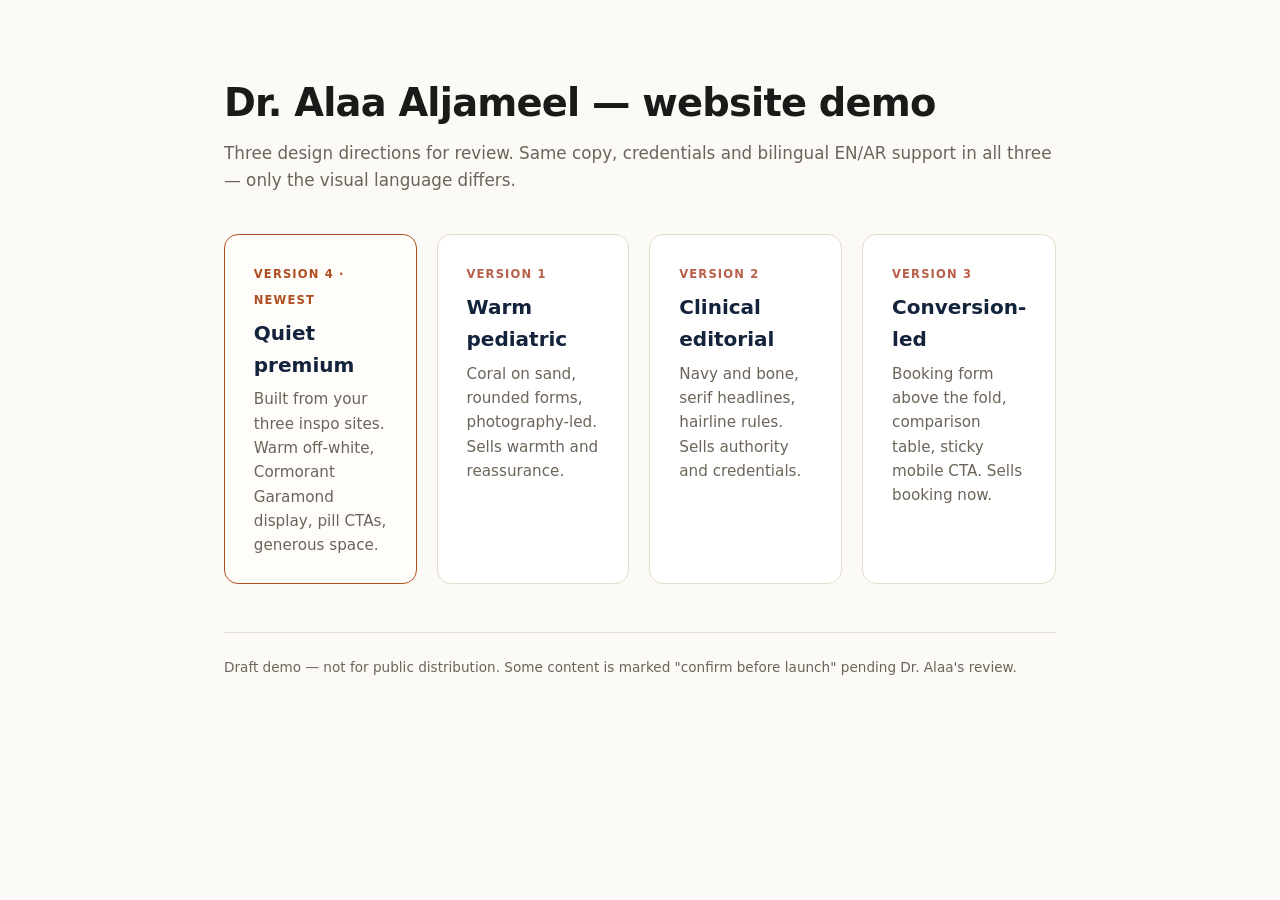
<file: index.html>
<!DOCTYPE html>
<html lang="en" dir="ltr">
<head>
<meta charset="utf-8">
<meta name="viewport" content="width=device-width, initial-scale=1">
<meta name="robots" content="noindex, nofollow">
<title>Dr. Alaa Aljameel — Website Demo (3 versions)</title>
<style>
  :root{
    --navy:#13233B; --ink:#1B1A18; --muted:#6C6459; --line:#E4DCCC; --paper:#FCFAF6;
    font-family: system-ui, -apple-system, "Segoe UI", Roboto, Arial, sans-serif;
  }
  *{box-sizing:border-box;}
  body{margin:0;background:var(--paper);color:var(--ink);line-height:1.6;}
  .wrap{max-width:880px;margin-inline:auto;padding:clamp(2rem,6vw,4.5rem) 1.5rem;}
  h1{font-size:clamp(1.7rem,4vw,2.4rem);margin:0 0 .4rem;letter-spacing:-.02em;}
  .sub{color:var(--muted);margin:0 0 2.5rem;font-size:1.05rem;}
  .cards{display:grid;gap:1.25rem;grid-template-columns:1fr;}
  .card{
    display:block;border:1px solid var(--line);border-radius:14px;padding:1.6rem 1.8rem;
    text-decoration:none;color:inherit;background:#fff;transition:border-color .15s ease, transform .15s ease;
  }
  .card:hover{border-color:var(--navy);transform:translateY(-2px);}
  .card .tag{font-size:.72rem;font-weight:700;text-transform:uppercase;letter-spacing:.1em;color:#B85F49;}
  .card h2{margin:.35rem 0 .4rem;font-size:1.25rem;color:var(--navy);}
  .card p{margin:0;color:var(--muted);font-size:.95rem;}
  footer{margin-top:3rem;padding-top:1.5rem;border-top:1px solid var(--line);color:var(--muted);font-size:.85rem;}
  .card-new{border-color:#B04E20;background:#FFFDFA;}
  .card-new .tag{color:#B04E20;}
  @media (min-width:700px){ .cards{grid-template-columns:1fr 1fr;} }
  @media (min-width:1000px){ .cards{grid-template-columns:repeat(4,1fr);} }
</style>
</head>
<body>
  <div class="wrap">
    <h1>Dr. Alaa Aljameel — website demo</h1>
    <p class="sub">Three design directions for review. Same copy, credentials and bilingual EN/AR support in all three — only the visual language differs.</p>
    <div class="cards">
      <a class="card card-new" href="v4/">
        <span class="tag">Version 4 · newest</span>
        <h2>Quiet premium</h2>
        <p>Built from your three inspo sites. Warm off-white, Cormorant Garamond display, pill CTAs, generous space.</p>
      </a>
      <a class="card" href="v1/">
        <span class="tag">Version 1</span>
        <h2>Warm pediatric</h2>
        <p>Coral on sand, rounded forms, photography-led. Sells warmth and reassurance.</p>
      </a>
      <a class="card" href="v2/">
        <span class="tag">Version 2</span>
        <h2>Clinical editorial</h2>
        <p>Navy and bone, serif headlines, hairline rules. Sells authority and credentials.</p>
      </a>
      <a class="card" href="v3/">
        <span class="tag">Version 3</span>
        <h2>Conversion-led</h2>
        <p>Booking form above the fold, comparison table, sticky mobile CTA. Sells booking now.</p>
      </a>
    </div>
    <footer>Draft demo — not for public distribution. Some content is marked "confirm before launch" pending Dr. Alaa's review.</footer>
  </div>
</body>
</html>
</file>
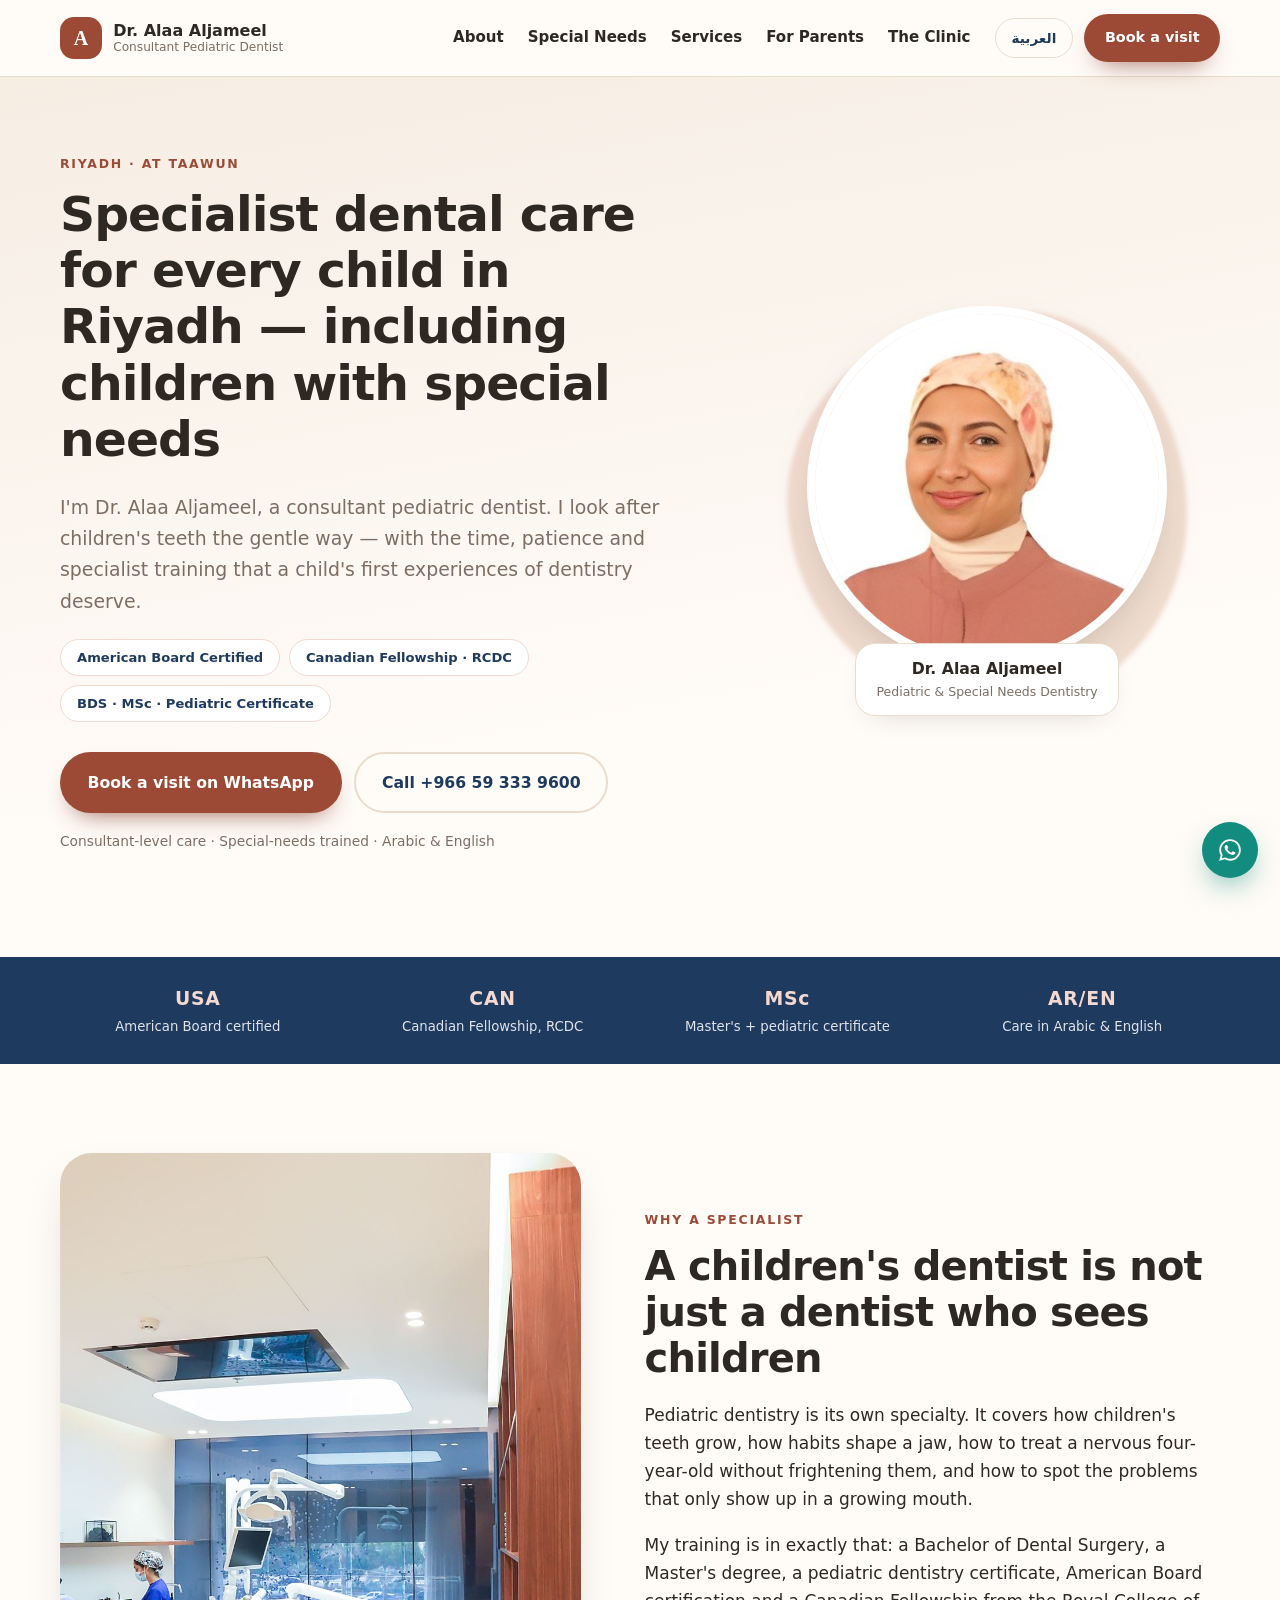
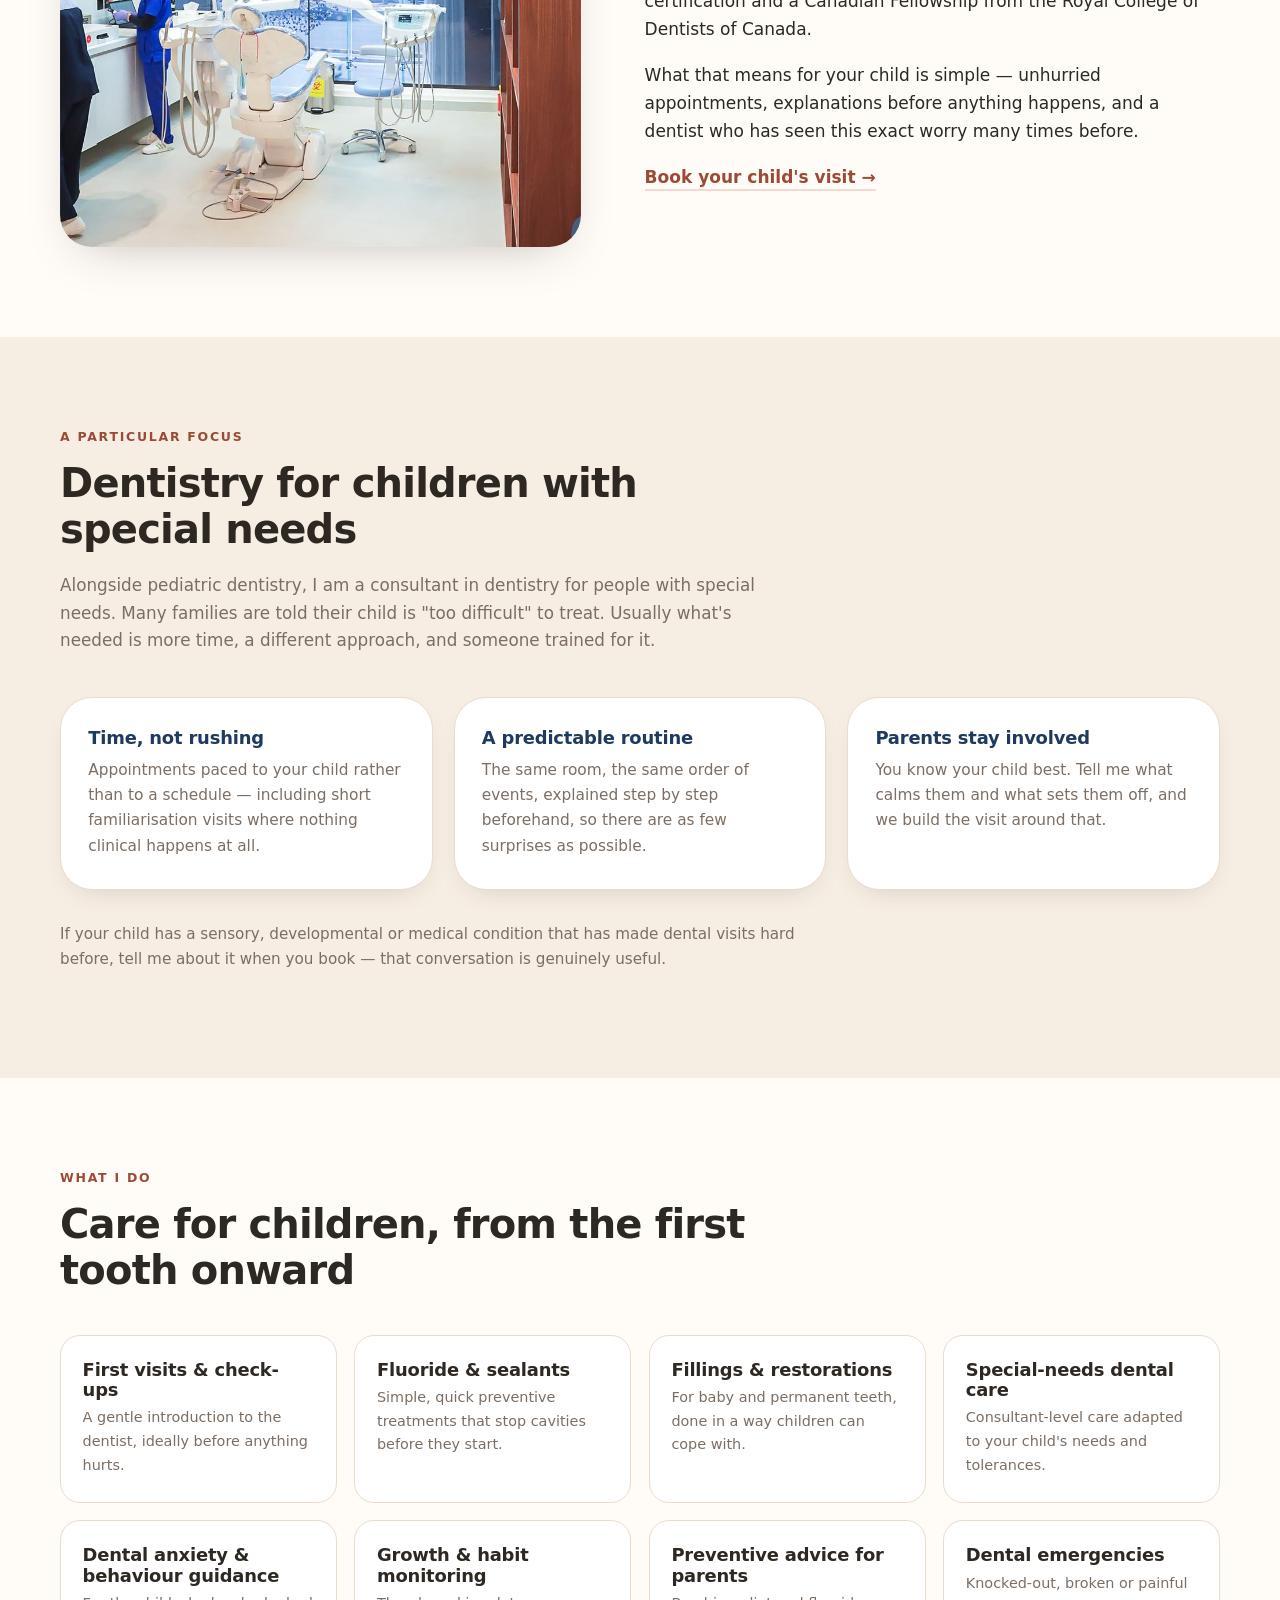
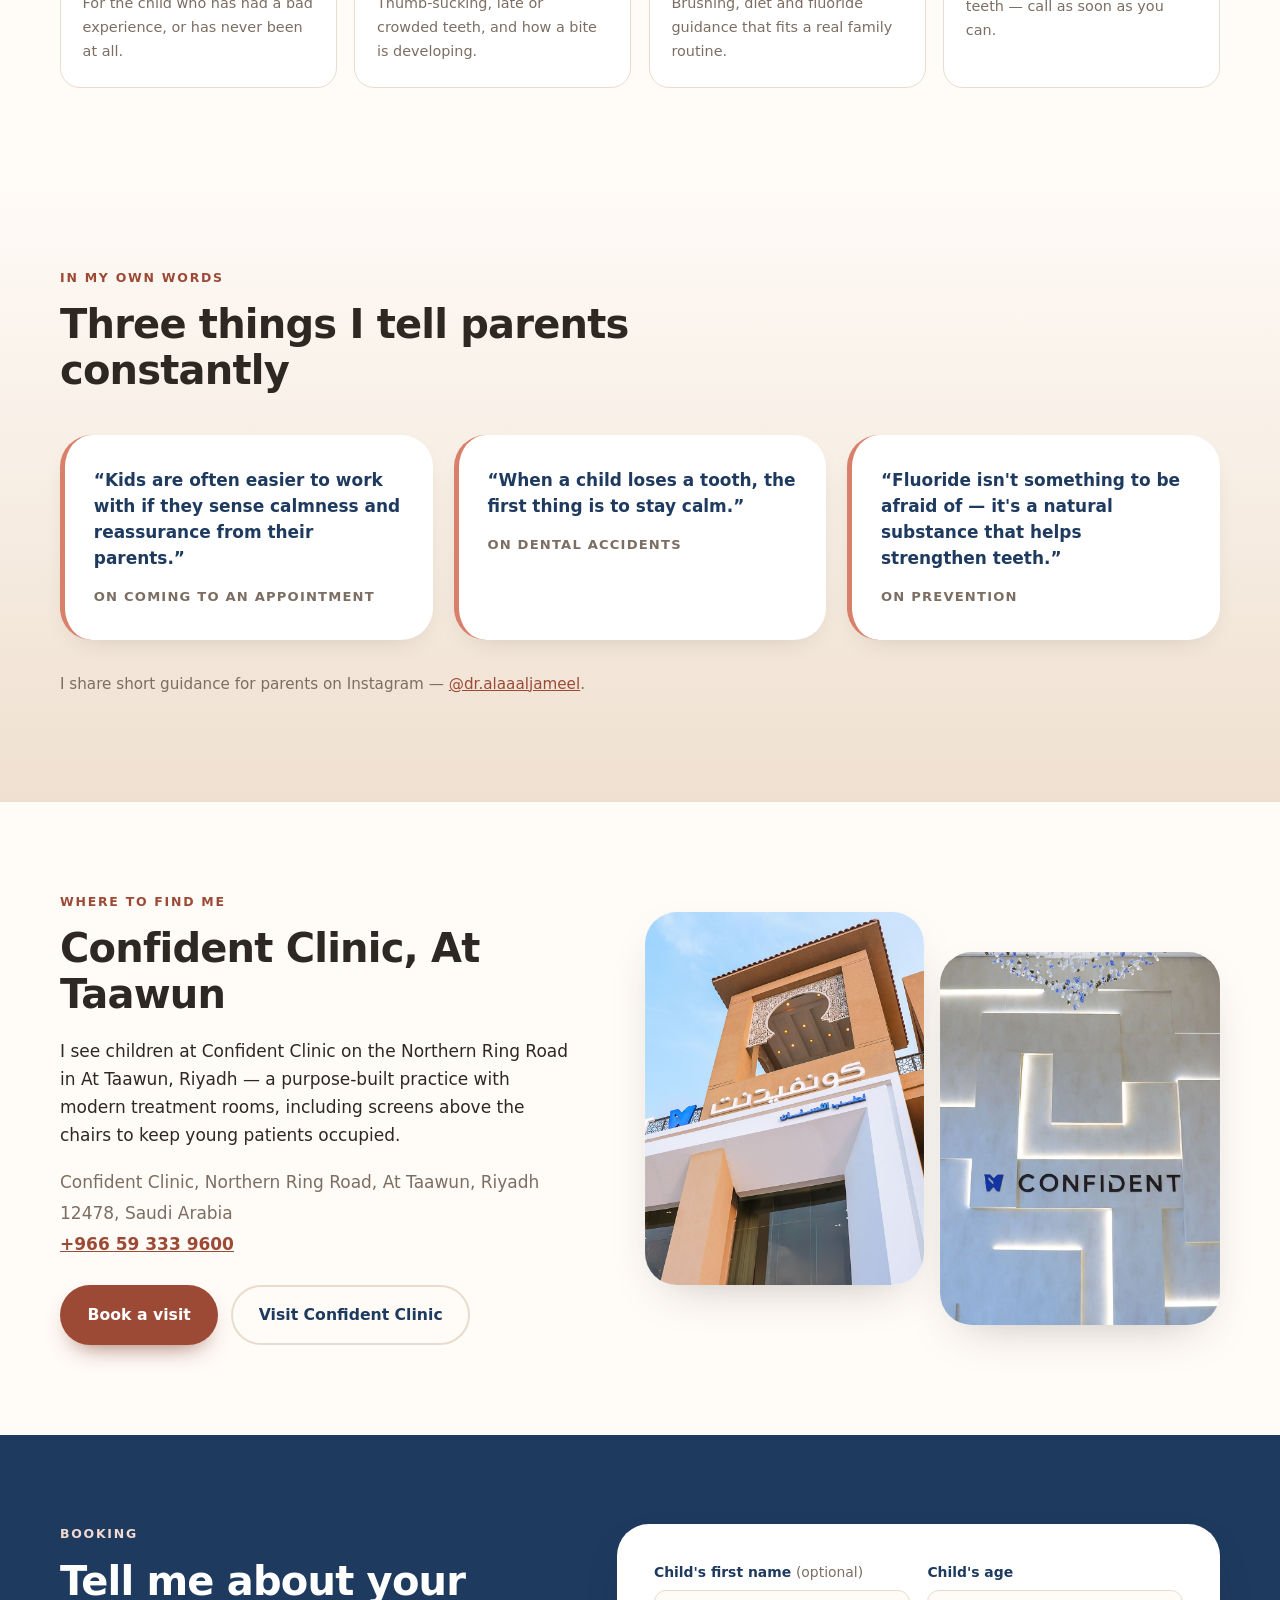
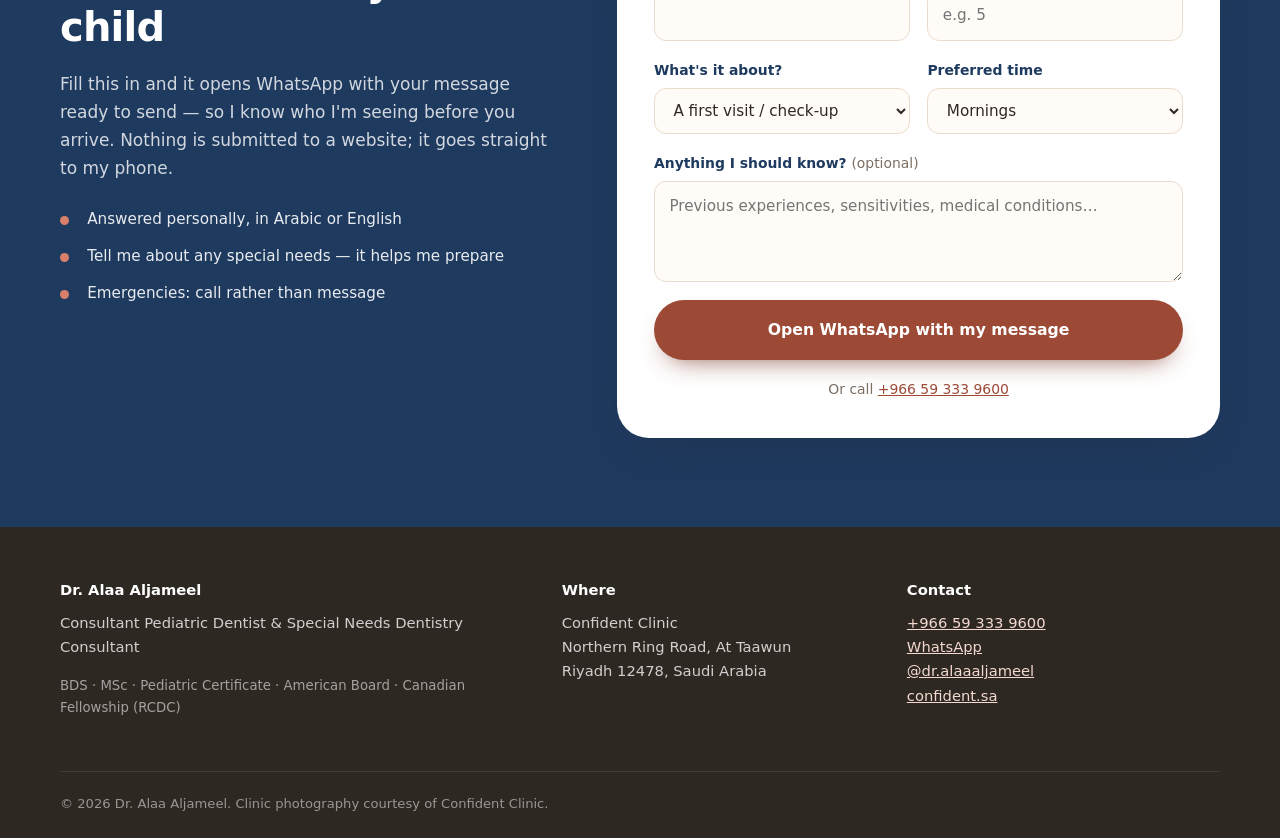
<file: v1/index.html>
<!DOCTYPE html>
<html lang="en" dir="ltr">
<head>
<meta charset="utf-8">
<meta name="viewport" content="width=device-width, initial-scale=1">
<title>Pediatric Dentist in Riyadh | Dr. Alaa Aljameel — Children &amp; Special Needs Dentistry</title>
<meta name="description" content="Dr. Alaa Aljameel is a consultant pediatric dentist in Riyadh, American Board certified with a Canadian Fellowship (RCDC), specialising in dental care for children and children with special needs at Confident Clinic, At Taawun.">
<meta property="og:type" content="website">
<meta property="og:title" content="Pediatric Dentist in Riyadh | Dr. Alaa Aljameel">
<meta property="og:description" content="Consultant pediatric dentist in Riyadh. American Board certified, Canadian Fellowship (RCDC). Specialist care for children and children with special needs.">
<meta property="og:image" content="assets/dr-alaa-portrait.jpg">
<meta property="og:locale" content="en_US">
<meta property="og:locale:alternate" content="ar_SA">
<meta name="robots" content="noindex, nofollow">
<meta name="theme-color" content="#D98570">
<link rel="icon" href="data:image/svg+xml,<svg xmlns='http://www.w3.org/2000/svg' viewBox='0 0 64 64'><rect width='64' height='64' rx='18' fill='%23D98570'/><text x='32' y='45' font-size='34' text-anchor='middle' fill='%23fff' font-family='Georgia,serif'>A</text></svg>">
<link rel="preload" as="image" href="assets/dr-alaa-portrait.jpg">
<link rel="stylesheet" href="css/styles.css">
</head>
<body>
<a class="skip" href="#main" data-k="skip">Skip to content</a>

<header class="site-head">
  <div class="wrap head-inner">
    <a class="brand" href="#top">
      <span class="brand-mark" aria-hidden="true">A</span>
      <span class="brand-text">
        <strong data-k="brand-name">Dr. Alaa Aljameel</strong>
        <small data-k="brand-role">Consultant Pediatric Dentist</small>
      </span>
    </a>

    <nav class="nav" id="primaryNav" aria-label="Main">
      <a href="#about" data-k="nav-about">About</a>
      <a href="#special" data-k="nav-special">Special Needs</a>
      <a href="#services" data-k="nav-services">Services</a>
      <a href="#guidance" data-k="nav-guidance">For Parents</a>
      <a href="#clinic" data-k="nav-clinic">The Clinic</a>
    </nav>

    <div class="head-actions">
      <button type="button" class="lang-btn" id="langToggle" aria-label="Switch language to Arabic">العربية</button>
      <a class="btn btn-solid btn-sm" href="#book" data-k="nav-book">Book a visit</a>
      <button type="button" class="menu-btn" id="menuToggle" aria-expanded="false" aria-controls="primaryNav" aria-label="Menu">
        <span aria-hidden="true"></span><span aria-hidden="true"></span><span aria-hidden="true"></span>
      </button>
    </div>
  </div>
</header>

<main id="main">

  <section class="hero" id="top">
    <div class="wrap hero-grid">
      <div class="hero-copy">
        <p class="eyebrow" data-k="hero-eyebrow">Riyadh · At Taawun</p>
        <h1 data-k="hero-h1">Specialist dental care for every child in Riyadh — including children with special needs</h1>
        <p class="lede" data-k="hero-lede">I'm Dr. Alaa Aljameel, a consultant pediatric dentist. I look after children's teeth the gentle way — with the time, patience and specialist training that a child's first experiences of dentistry deserve.</p>

        <ul class="cred-pills" aria-label="Qualifications">
          <li data-k="pill-1">American Board Certified</li>
          <li data-k="pill-2">Canadian Fellowship · RCDC</li>
          <li data-k="pill-3">BDS · MSc · Pediatric Certificate</li>
        </ul>

        <div class="hero-cta">
          <a class="btn btn-solid" href="#book" data-k="cta-book">Book a visit on WhatsApp</a>
          <a class="btn btn-ghost" href="tel:+966593339600" data-k="cta-call">Call +966 59 333 9600</a>
        </div>
        <p class="micro-trust" data-k="hero-trust">Consultant-level care · Special-needs trained · Arabic &amp; English</p>
      </div>

      <div class="hero-portrait">
        <div class="portrait-blob" aria-hidden="true"></div>
        <img src="assets/dr-alaa-portrait.jpg" width="400" height="400"
             alt="Dr. Alaa Aljameel, consultant pediatric dentist in Riyadh" class="portrait-img">
        <div class="portrait-badge">
          <strong data-k="badge-strong">Dr. Alaa Aljameel</strong>
          <span data-k="badge-span">Pediatric &amp; Special Needs Dentistry</span>
        </div>
      </div>
    </div>
  </section>

  <section class="trust-strip" aria-label="Credentials">
    <div class="wrap trust-grid">
      <div class="trust-item"><span class="t-num" data-k="t1-num">USA</span><span class="t-lbl" data-k="t1-lbl">American Board certified</span></div>
      <div class="trust-item"><span class="t-num" data-k="t2-num">CAN</span><span class="t-lbl" data-k="t2-lbl">Canadian Fellowship, RCDC</span></div>
      <div class="trust-item"><span class="t-num" data-k="t3-num">MSc</span><span class="t-lbl" data-k="t3-lbl">Master's + pediatric certificate</span></div>
      <div class="trust-item"><span class="t-num" data-k="t4-num">AR/EN</span><span class="t-lbl" data-k="t4-lbl">Care in Arabic &amp; English</span></div>
    </div>
  </section>

  <section class="section" id="about">
    <div class="wrap two-col">
      <div class="col-media">
        <img src="assets/clinic-interior.jpg" width="900" height="1600" loading="lazy"
             alt="Treatment room at Confident Clinic, with a screen mounted above the dental chair" class="framed">
      </div>
      <div class="col-copy">
        <p class="eyebrow" data-k="about-eyebrow">Why a specialist</p>
        <h2 data-k="about-h2">A children's dentist is not just a dentist who sees children</h2>
        <p data-k="about-p1">Pediatric dentistry is its own specialty. It covers how children's teeth grow, how habits shape a jaw, how to treat a nervous four-year-old without frightening them, and how to spot the problems that only show up in a growing mouth.</p>
        <p data-k="about-p2">My training is in exactly that: a Bachelor of Dental Surgery, a Master's degree, a pediatric dentistry certificate, American Board certification and a Canadian Fellowship from the Royal College of Dentists of Canada.</p>
        <p data-k="about-p3">What that means for your child is simple — unhurried appointments, explanations before anything happens, and a dentist who has seen this exact worry many times before.</p>
        <a class="link-arrow" href="#book" data-k="about-link">Book your child's visit</a>
      </div>
    </div>
  </section>

  <!-- CONFIRM BEFORE LAUNCH: the three cards below describe a standard specialist approach
       (familiarisation visits, predictable routine, parental involvement). Have Dr. Alaa
       review the wording so it matches how she actually runs an appointment. -->
  <section class="section section-tint" id="special">
    <div class="wrap">
      <div class="section-head">
        <p class="eyebrow" data-k="sp-eyebrow">A particular focus</p>
        <h2 data-k="sp-h2">Dentistry for children with special needs</h2>
        <p class="section-lede" data-k="sp-lede">Alongside pediatric dentistry, I am a consultant in dentistry for people with special needs. Many families are told their child is "too difficult" to treat. Usually what's needed is more time, a different approach, and someone trained for it.</p>
      </div>
      <div class="card-row">
        <article class="card">
          <h3 data-k="sp-c1-h">Time, not rushing</h3>
          <p data-k="sp-c1-p">Appointments paced to your child rather than to a schedule — including short familiarisation visits where nothing clinical happens at all.</p>
        </article>
        <article class="card">
          <h3 data-k="sp-c2-h">A predictable routine</h3>
          <p data-k="sp-c2-p">The same room, the same order of events, explained step by step beforehand, so there are as few surprises as possible.</p>
        </article>
        <article class="card">
          <h3 data-k="sp-c3-h">Parents stay involved</h3>
          <p data-k="sp-c3-p">You know your child best. Tell me what calms them and what sets them off, and we build the visit around that.</p>
        </article>
      </div>
      <p class="note" data-k="sp-note">If your child has a sensory, developmental or medical condition that has made dental visits hard before, tell me about it when you book — that conversation is genuinely useful.</p>
    </div>
  </section>

  <!-- CONFIRM BEFORE LAUNCH: service list reflects a standard consultant pediatric scope.
       Confirm with Dr. Alaa exactly which of these she offers at Confident Clinic, and add any others. -->
  <section class="section" id="services">
    <div class="wrap">
      <div class="section-head">
        <p class="eyebrow" data-k="sv-eyebrow">What I do</p>
        <h2 data-k="sv-h2">Care for children, from the first tooth onward</h2>
      </div>
      <ul class="svc-grid">
        <li class="svc"><h3 data-k="sv-1-h">First visits &amp; check-ups</h3><p data-k="sv-1-p">A gentle introduction to the dentist, ideally before anything hurts.</p></li>
        <li class="svc"><h3 data-k="sv-2-h">Fluoride &amp; sealants</h3><p data-k="sv-2-p">Simple, quick preventive treatments that stop cavities before they start.</p></li>
        <li class="svc"><h3 data-k="sv-3-h">Fillings &amp; restorations</h3><p data-k="sv-3-p">For baby and permanent teeth, done in a way children can cope with.</p></li>
        <li class="svc"><h3 data-k="sv-4-h">Special-needs dental care</h3><p data-k="sv-4-p">Consultant-level care adapted to your child's needs and tolerances.</p></li>
        <li class="svc"><h3 data-k="sv-5-h">Dental anxiety &amp; behaviour guidance</h3><p data-k="sv-5-p">For the child who has had a bad experience, or has never been at all.</p></li>
        <li class="svc"><h3 data-k="sv-6-h">Growth &amp; habit monitoring</h3><p data-k="sv-6-p">Thumb-sucking, late or crowded teeth, and how a bite is developing.</p></li>
        <li class="svc"><h3 data-k="sv-7-h">Preventive advice for parents</h3><p data-k="sv-7-p">Brushing, diet and fluoride guidance that fits a real family routine.</p></li>
        <li class="svc"><h3 data-k="sv-8-h">Dental emergencies</h3><p data-k="sv-8-p">Knocked-out, broken or painful teeth — call as soon as you can.</p></li>
      </ul>
      <!-- CONFIRM BEFORE LAUNCH: no pricing published. Confirm whether to show fees or a "from" range. -->
    </div>
  </section>

  <section class="section section-warm" id="guidance">
    <div class="wrap">
      <div class="section-head">
        <p class="eyebrow" data-k="g-eyebrow">In my own words</p>
        <h2 data-k="g-h2">Three things I tell parents constantly</h2>
      </div>
      <div class="quote-row">
        <blockquote class="quote">
          <p data-k="q1">“Kids are often easier to work with if they sense calmness and reassurance from their parents.”</p>
          <footer data-k="q1-f">On coming to an appointment</footer>
        </blockquote>
        <blockquote class="quote">
          <p data-k="q2">“When a child loses a tooth, the first thing is to stay calm.”</p>
          <footer data-k="q2-f">On dental accidents</footer>
        </blockquote>
        <blockquote class="quote">
          <p data-k="q3">“Fluoride isn't something to be afraid of — it's a natural substance that helps strengthen teeth.”</p>
          <footer data-k="q3-f">On prevention</footer>
        </blockquote>
      </div>
      <p class="note" data-k="g-note">I share short guidance for parents on Instagram —
        <a href="https://www.instagram.com/dr.alaaaljameel/" target="_blank" rel="noopener noreferrer">@dr.alaaaljameel</a>.
      </p>
    </div>
  </section>

  <section class="section" id="clinic">
    <div class="wrap two-col two-col-rev">
      <div class="col-copy">
        <p class="eyebrow" data-k="cl-eyebrow">Where to find me</p>
        <h2 data-k="cl-h2">Confident Clinic, At Taawun</h2>
        <p data-k="cl-p1">I see children at Confident Clinic on the Northern Ring Road in At Taawun, Riyadh — a purpose-built practice with modern treatment rooms, including screens above the chairs to keep young patients occupied.</p>
        <address class="addr">
          <span data-k="cl-addr">Confident Clinic, Northern Ring Road, At Taawun, Riyadh 12478, Saudi Arabia</span><br>
          <a href="tel:+966593339600">+966 59 333 9600</a>
        </address>
        <div class="hero-cta">
          <a class="btn btn-solid" href="#book" data-k="cl-cta">Book a visit</a>
          <a class="btn btn-ghost" href="https://confident.sa/" target="_blank" rel="noopener noreferrer" data-k="cl-link">Visit Confident Clinic</a>
        </div>
      </div>
      <div class="col-media stack-media">
        <img src="assets/clinic-exterior.jpg" width="900" height="1600" loading="lazy" alt="Exterior of Confident Clinic in Riyadh" class="framed">
        <img src="assets/clinic-reception.jpg" width="900" height="1600" loading="lazy" alt="Reception area at Confident Clinic" class="framed framed-offset">
      </div>
    </div>
  </section>

  <section class="section section-book" id="book">
    <div class="wrap book-grid">
      <div class="book-copy">
        <p class="eyebrow" data-k="bk-eyebrow">Booking</p>
        <h2 data-k="bk-h2">Tell me about your child</h2>
        <p data-k="bk-p">Fill this in and it opens WhatsApp with your message ready to send — so I know who I'm seeing before you arrive. Nothing is submitted to a website; it goes straight to my phone.</p>
        <ul class="book-points">
          <li data-k="bk-l1">Answered personally, in Arabic or English</li>
          <li data-k="bk-l2">Tell me about any special needs — it helps me prepare</li>
          <li data-k="bk-l3">Emergencies: call rather than message</li>
        </ul>
      </div>

      <form class="book-form" id="bookForm" novalidate>
        <div class="field">
          <label for="childName" data-k="f-name">Child's first name <span class="opt">(optional)</span></label>
          <input type="text" id="childName" name="childName" autocomplete="off">
        </div>
        <div class="field">
          <label for="childAge" data-k="f-age">Child's age</label>
          <input type="text" id="childAge" name="childAge" inputmode="numeric" data-k-ph="f-age-ph" placeholder="e.g. 5">
        </div>
        <div class="field">
          <label for="reason" data-k="f-reason">What's it about?</label>
          <select id="reason" name="reason">
            <option value="A first visit / check-up" data-k="f-r1">A first visit / check-up</option>
            <option value="Toothache or pain" data-k="f-r2">Toothache or pain</option>
            <option value="A dental accident" data-k="f-r3">A dental accident</option>
            <option value="Special-needs dental care" data-k="f-r4">Special-needs dental care</option>
            <option value="My child is anxious about the dentist" data-k="f-r5">My child is anxious about the dentist</option>
            <option value="Something else" data-k="f-r6">Something else</option>
          </select>
        </div>
        <div class="field">
          <label for="timing" data-k="f-time">Preferred time</label>
          <select id="timing" name="timing">
            <option value="Mornings" data-k="f-t1">Mornings</option>
            <option value="Afternoons" data-k="f-t2">Afternoons</option>
            <option value="Evenings" data-k="f-t3">Evenings</option>
            <option value="Any time" data-k="f-t4">Any time</option>
          </select>
        </div>
        <div class="field field-full">
          <label for="notes" data-k="f-notes">Anything I should know? <span class="opt">(optional)</span></label>
          <textarea id="notes" name="notes" rows="3" data-k-ph="f-notes-ph" placeholder="Previous experiences, sensitivities, medical conditions…"></textarea>
        </div>
        <button type="submit" class="btn btn-solid btn-full" data-k="f-submit">Open WhatsApp with my message</button>
        <p class="form-foot" data-k="f-foot">Or call <a href="tel:+966593339600">+966 59 333 9600</a></p>
      </form>
    </div>
  </section>

</main>

<footer class="site-foot">
  <div class="wrap foot-grid">
    <div>
      <strong data-k="foot-name">Dr. Alaa Aljameel</strong>
      <p data-k="foot-role">Consultant Pediatric Dentist &amp; Special Needs Dentistry Consultant</p>
      <p class="foot-creds" data-k="foot-creds">BDS · MSc · Pediatric Certificate · American Board · Canadian Fellowship (RCDC)</p>
    </div>
    <div>
      <strong data-k="foot-where">Where</strong>
      <p data-k="foot-addr">Confident Clinic<br>Northern Ring Road, At Taawun<br>Riyadh 12478, Saudi Arabia</p>
    </div>
    <div>
      <strong data-k="foot-contact">Contact</strong>
      <p>
        <a href="tel:+966593339600">+966 59 333 9600</a><br>
        <a href="https://wa.me/966593339600" target="_blank" rel="noopener noreferrer" data-k="foot-wa">WhatsApp</a><br>
        <a href="https://www.instagram.com/dr.alaaaljameel/" target="_blank" rel="noopener noreferrer">@dr.alaaaljameel</a><br>
        <a href="https://confident.sa/" target="_blank" rel="noopener noreferrer" data-k="foot-clinic">confident.sa</a>
      </p>
    </div>
  </div>
  <div class="wrap foot-base">
    <p data-k="foot-legal">© 2026 Dr. Alaa Aljameel. Clinic photography courtesy of Confident Clinic.</p>
  </div>
</footer>

<a class="wa-float" href="https://wa.me/966593339600" target="_blank" rel="noopener noreferrer" aria-label="Chat on WhatsApp">
  <svg viewBox="0 0 24 24" width="26" height="26" aria-hidden="true" fill="currentColor"><path d="M12.04 2C6.58 2 2.13 6.45 2.13 11.91c0 1.75.46 3.45 1.32 4.95L2 22l5.25-1.38a9.9 9.9 0 0 0 4.79 1.22h.01c5.46 0 9.91-4.45 9.91-9.91 0-2.65-1.03-5.14-2.9-7.01A9.82 9.82 0 0 0 12.04 2Zm0 18.15a8.2 8.2 0 0 1-4.19-1.15l-.3-.18-3.12.82.83-3.04-.2-.31a8.19 8.19 0 0 1-1.26-4.38c0-4.54 3.7-8.24 8.25-8.24 2.2 0 4.27.86 5.83 2.42a8.19 8.19 0 0 1 2.41 5.83c0 4.54-3.7 8.23-8.25 8.23Zm4.52-6.16c-.25-.12-1.47-.72-1.69-.81-.23-.08-.39-.12-.56.13-.16.24-.64.8-.78.97-.15.16-.29.18-.53.06-.25-.12-1.05-.39-1.99-1.23-.74-.66-1.23-1.47-1.38-1.72-.14-.25-.01-.38.11-.5.11-.11.25-.29.37-.43.12-.15.16-.25.25-.41.08-.17.04-.31-.02-.43-.06-.12-.56-1.34-.76-1.84-.2-.48-.4-.42-.56-.43h-.47c-.16 0-.43.06-.65.31-.22.24-.85.83-.85 2.03s.87 2.35.99 2.51c.12.16 1.71 2.61 4.15 3.66.58.25 1.03.4 1.39.51.58.19 1.11.16 1.53.1.47-.07 1.47-.6 1.68-1.18.2-.58.2-1.07.14-1.18-.06-.11-.22-.17-.47-.29Z"/></svg>
</a>

<script src="js/main.js"></script>
</body>
</html>
</file>
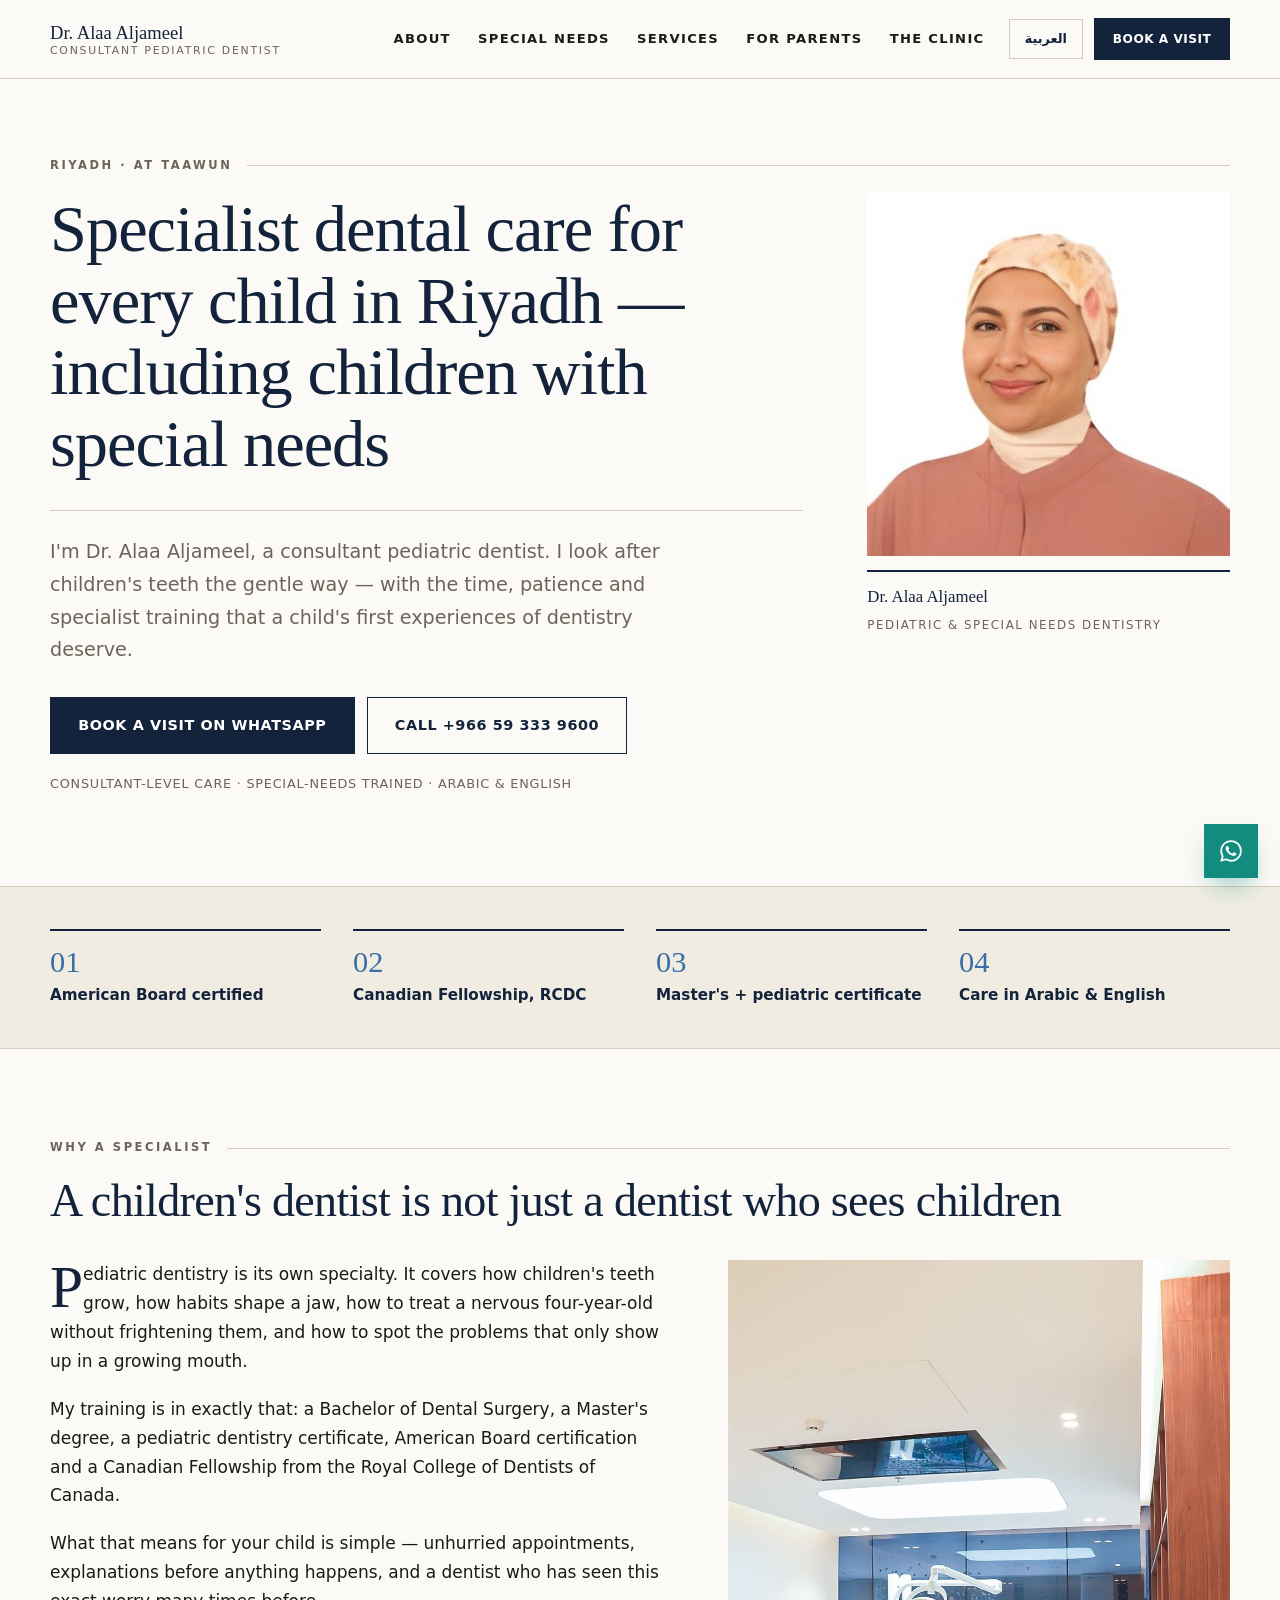
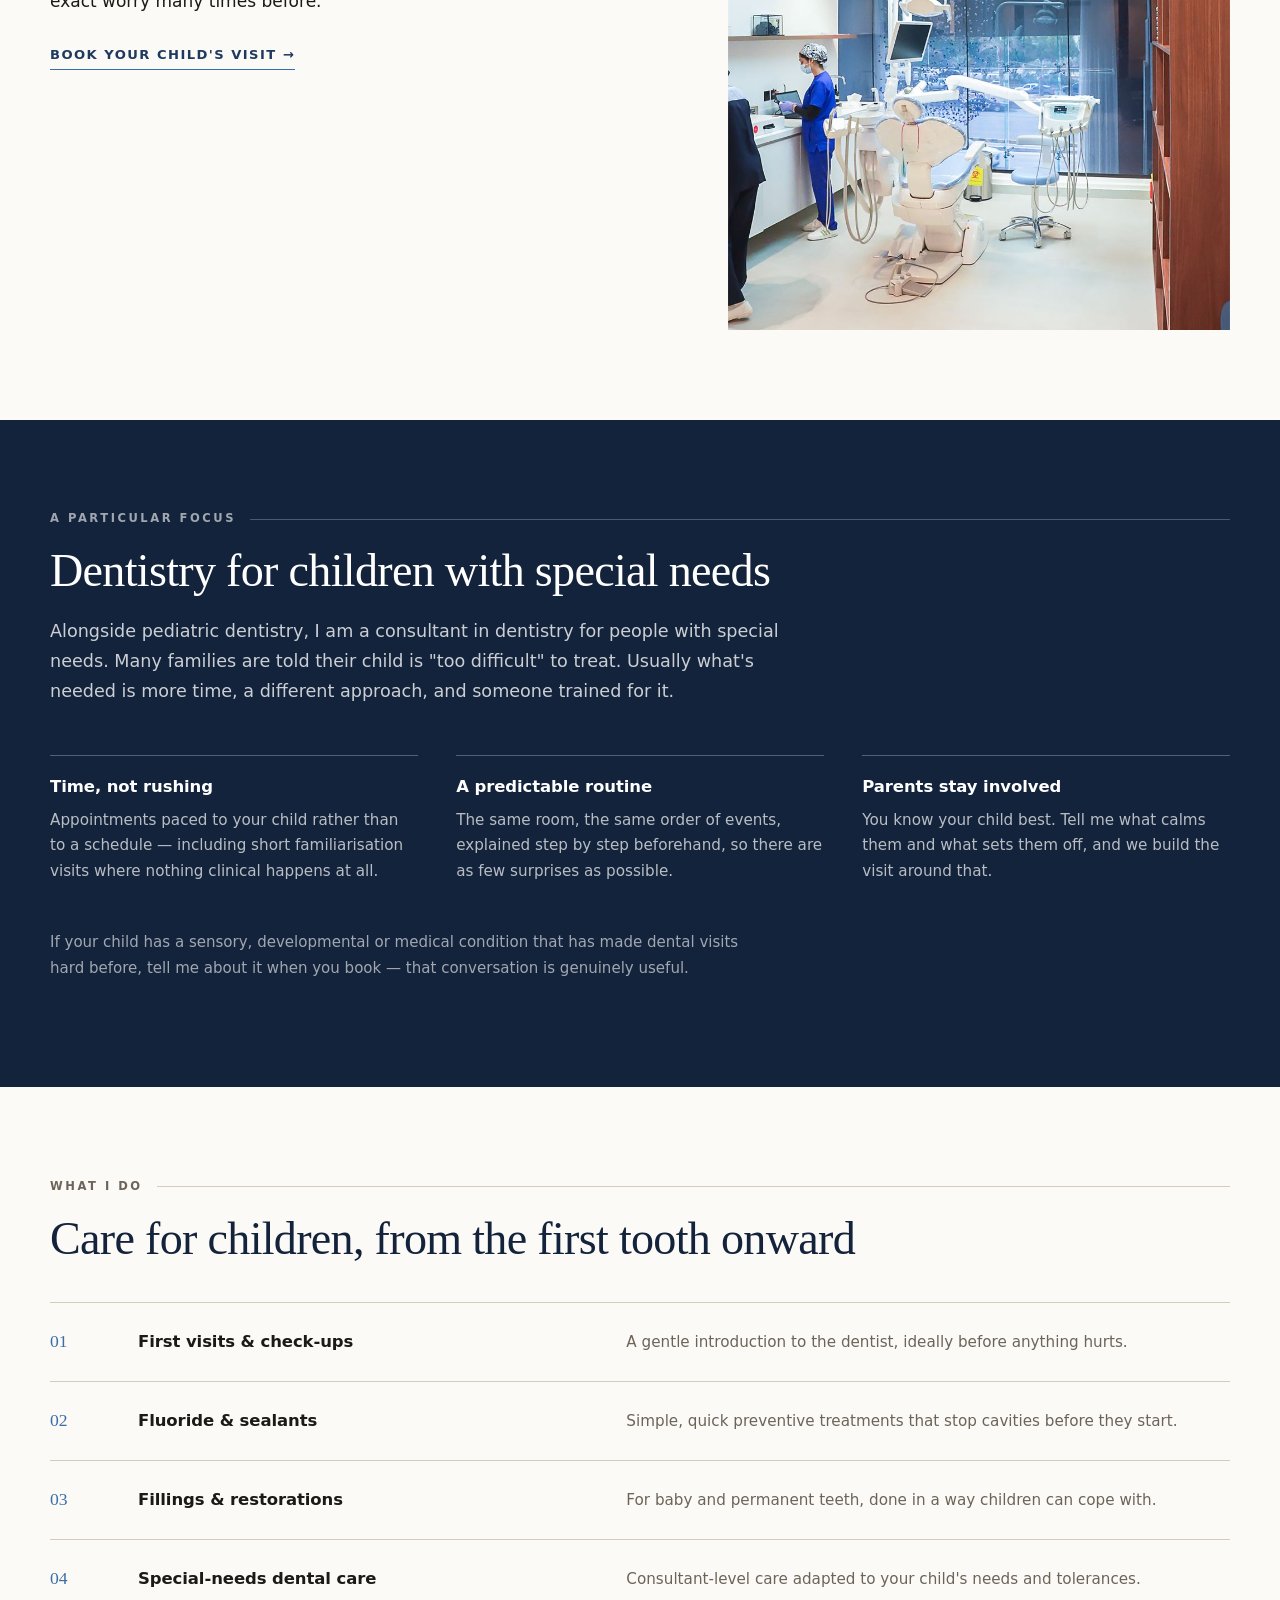
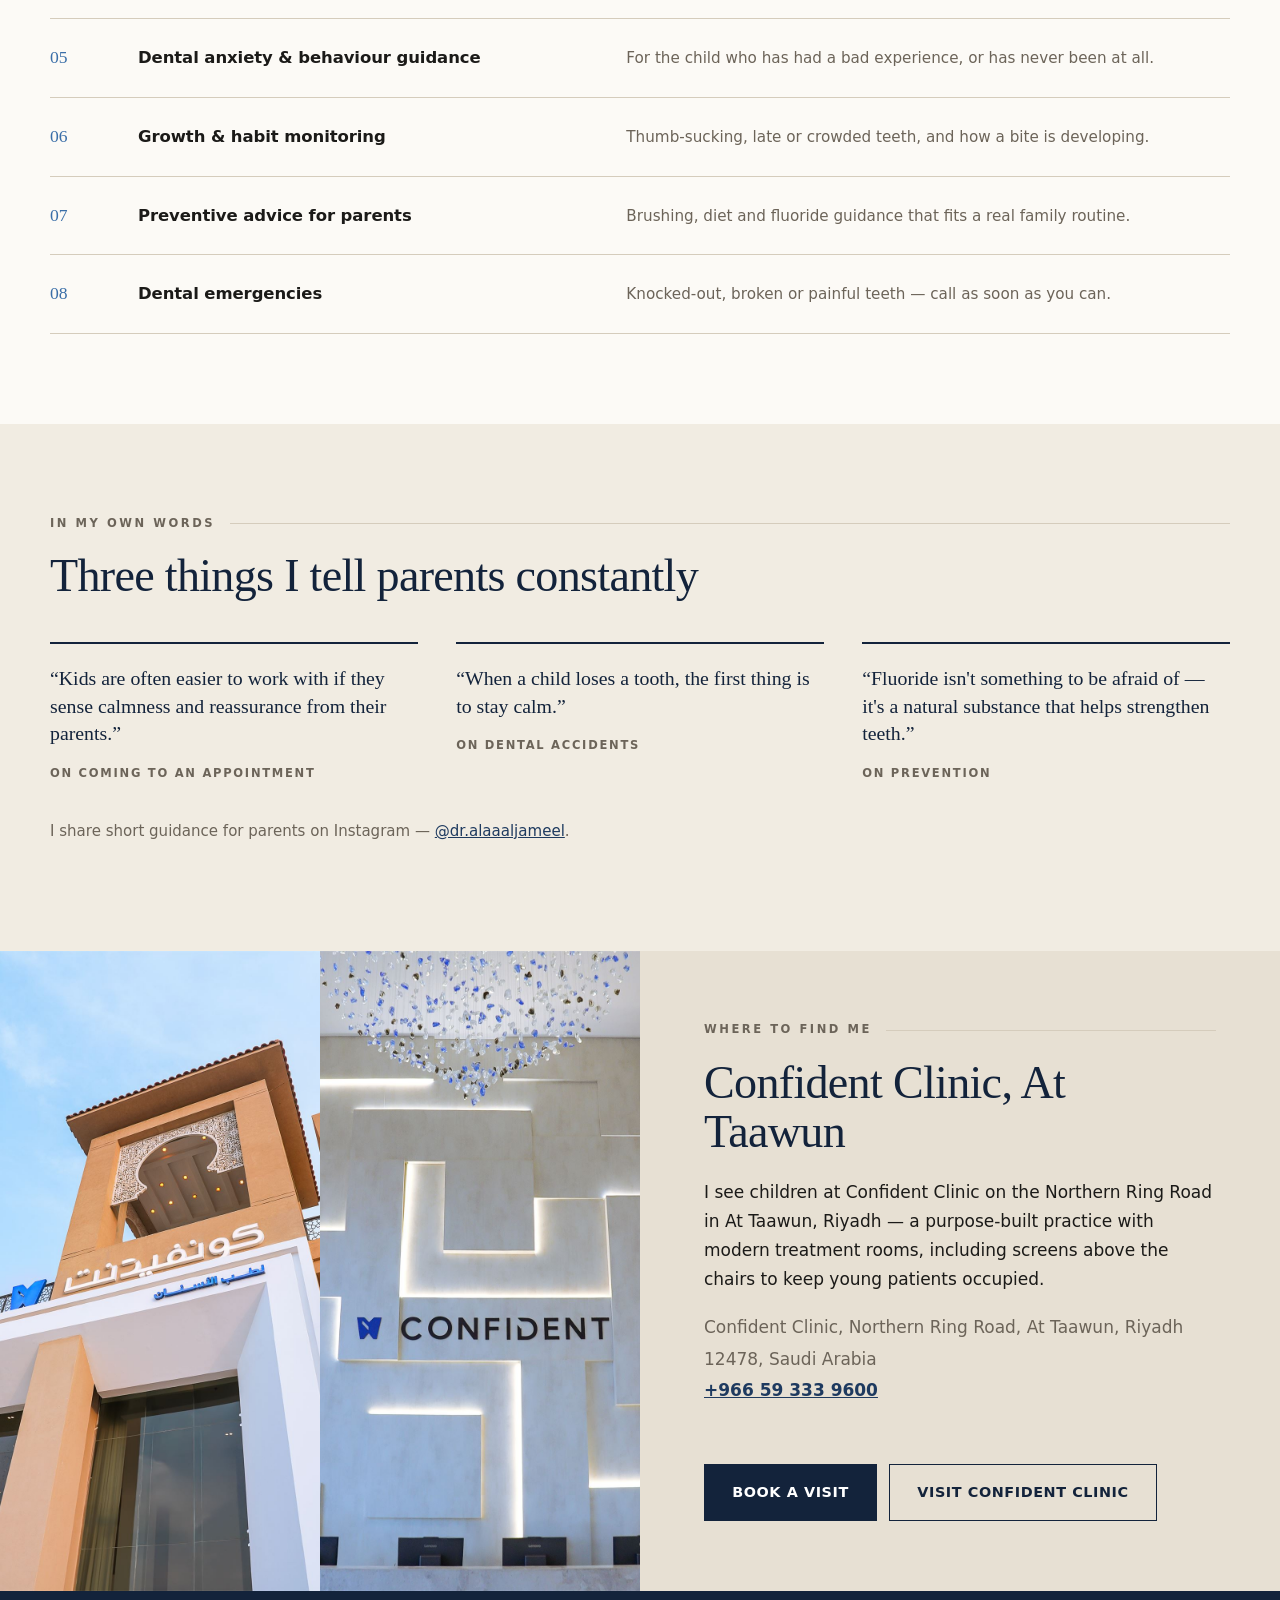
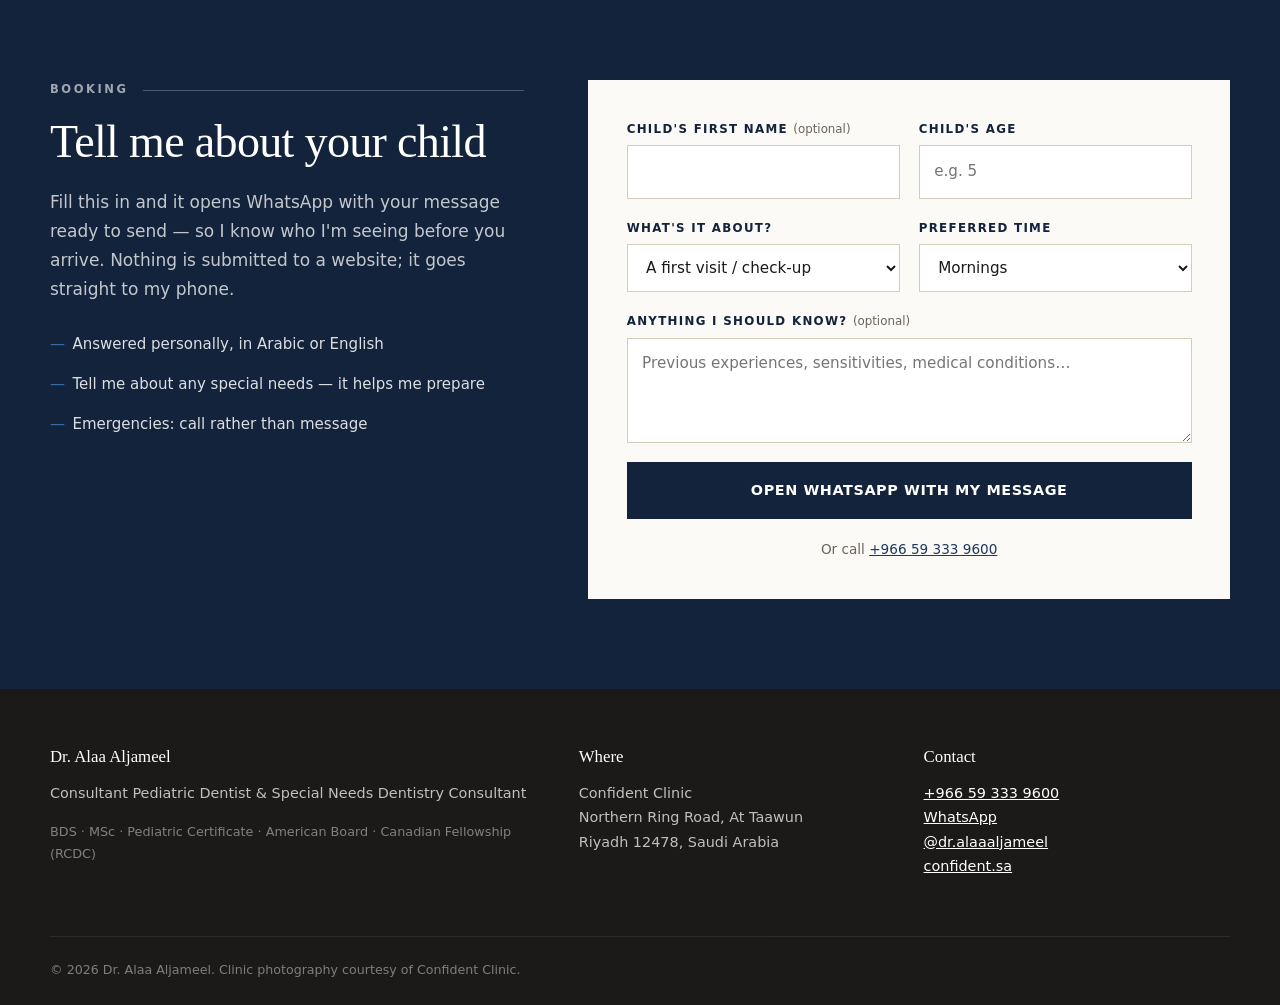
<file: v2/index.html>
<!DOCTYPE html>
<html lang="en" dir="ltr">
<head>
<meta charset="utf-8">
<meta name="viewport" content="width=device-width, initial-scale=1">
<title>Pediatric Dentist in Riyadh | Dr. Alaa Aljameel — Children &amp; Special Needs Dentistry</title>
<meta name="description" content="Dr. Alaa Aljameel is a consultant pediatric dentist in Riyadh, American Board certified with a Canadian Fellowship (RCDC), specialising in dental care for children and children with special needs at Confident Clinic, At Taawun.">
<meta property="og:type" content="website">
<meta property="og:title" content="Pediatric Dentist in Riyadh | Dr. Alaa Aljameel">
<meta property="og:description" content="Consultant pediatric dentist in Riyadh. American Board certified, Canadian Fellowship (RCDC). Specialist care for children and children with special needs.">
<meta property="og:image" content="assets/dr-alaa-portrait.jpg">
<meta property="og:locale" content="en_US">
<meta property="og:locale:alternate" content="ar_SA">
<meta name="robots" content="noindex, nofollow">
<meta name="theme-color" content="#13233B">
<link rel="icon" href="data:image/svg+xml,<svg xmlns='http://www.w3.org/2000/svg' viewBox='0 0 64 64'><rect width='64' height='64' fill='%2313233B'/><text x='32' y='45' font-size='34' text-anchor='middle' fill='%23fff' font-family='Georgia,serif'>A</text></svg>">
<link rel="preload" as="image" href="assets/dr-alaa-portrait.jpg">
<link rel="stylesheet" href="css/styles.css">
</head>
<body>
<a class="skip" href="#main" data-k="skip">Skip to content</a>

<header class="site-head">
  <div class="wrap head-inner">
    <a class="brand" href="#top">
      <span class="brand-text">
        <strong data-k="brand-name">Dr. Alaa Aljameel</strong>
        <small data-k="brand-role">Consultant Pediatric Dentist</small>
      </span>
    </a>
    <nav class="nav" id="primaryNav" aria-label="Main">
      <a href="#about" data-k="nav-about">About</a>
      <a href="#special" data-k="nav-special">Special Needs</a>
      <a href="#services" data-k="nav-services">Services</a>
      <a href="#guidance" data-k="nav-guidance">For Parents</a>
      <a href="#clinic" data-k="nav-clinic">The Clinic</a>
    </nav>
    <div class="head-actions">
      <button type="button" class="lang-btn" id="langToggle" aria-label="Switch language to Arabic">العربية</button>
      <a class="btn btn-solid btn-sm" href="#book" data-k="nav-book">Book a visit</a>
      <button type="button" class="menu-btn" id="menuToggle" aria-expanded="false" aria-controls="primaryNav" aria-label="Menu">
        <span aria-hidden="true"></span><span aria-hidden="true"></span><span aria-hidden="true"></span>
      </button>
    </div>
  </div>
</header>

<main id="main">

  <section class="hero" id="top">
    <div class="wrap">
      <p class="kicker" data-k="hero-eyebrow">Riyadh · At Taawun</p>
      <div class="hero-grid">
        <div class="hero-copy">
          <h1 data-k="hero-h1">Specialist dental care for every child in Riyadh — including children with special needs</h1>
          <hr class="rule">
          <p class="lede" data-k="hero-lede">I'm Dr. Alaa Aljameel, a consultant pediatric dentist. I look after children's teeth the gentle way — with the time, patience and specialist training that a child's first experiences of dentistry deserve.</p>
          <div class="hero-cta">
            <a class="btn btn-solid" href="#book" data-k="cta-book">Book a visit on WhatsApp</a>
            <a class="btn btn-line" href="tel:+966593339600" data-k="cta-call">Call +966 59 333 9600</a>
          </div>
          <p class="micro-trust" data-k="hero-trust">Consultant-level care · Special-needs trained · Arabic &amp; English</p>
        </div>
        <figure class="hero-figure">
          <img src="assets/dr-alaa-portrait.jpg" width="400" height="400"
               alt="Dr. Alaa Aljameel, consultant pediatric dentist in Riyadh">
          <figcaption>
            <strong data-k="badge-strong">Dr. Alaa Aljameel</strong>
            <span data-k="badge-span">Pediatric &amp; Special Needs Dentistry</span>
          </figcaption>
        </figure>
      </div>
    </div>
  </section>

  <section class="credentials" aria-label="Credentials">
    <div class="wrap cred-index">
      <div class="cred"><span class="num" aria-hidden="true">01</span><p class="cred-h" data-k="t1-lbl">American Board certified</p></div>
      <div class="cred"><span class="num" aria-hidden="true">02</span><p class="cred-h" data-k="t2-lbl">Canadian Fellowship, RCDC</p></div>
      <div class="cred"><span class="num" aria-hidden="true">03</span><p class="cred-h" data-k="t3-lbl">Master&#39;s + pediatric certificate</p></div>
      <div class="cred"><span class="num" aria-hidden="true">04</span><p class="cred-h" data-k="t4-lbl">Care in Arabic &amp; English</p></div>
    </div>
  </section>

  <section class="section" id="about">
    <div class="wrap">
      <p class="kicker" data-k="about-eyebrow">Why a specialist</p>
      <h2 class="display" data-k="about-h2">A children's dentist is not just a dentist who sees children</h2>
      <div class="editorial">
        <div class="ed-text">
          <p class="dropcap" data-k="about-p1">Pediatric dentistry is its own specialty. It covers how children's teeth grow, how habits shape a jaw, how to treat a nervous four-year-old without frightening them, and how to spot the problems that only show up in a growing mouth.</p>
          <p data-k="about-p2">My training is in exactly that: a Bachelor of Dental Surgery, a Master's degree, a pediatric dentistry certificate, American Board certification and a Canadian Fellowship from the Royal College of Dentists of Canada.</p>
          <p data-k="about-p3">What that means for your child is simple — unhurried appointments, explanations before anything happens, and a dentist who has seen this exact worry many times before.</p>
          <a class="link-arrow" href="#book" data-k="about-link">Book your child's visit</a>
        </div>
        <figure class="ed-figure">
          <img src="assets/clinic-interior.jpg" width="900" height="1600" loading="lazy"
               alt="Treatment room at Confident Clinic, with a screen mounted above the dental chair">
        </figure>
      </div>
    </div>
  </section>

  <!-- CONFIRM BEFORE LAUNCH: the three columns below describe a standard specialist approach
       (familiarisation visits, predictable routine, parental involvement). Have Dr. Alaa
       review the wording so it matches how she actually runs an appointment. -->
  <section class="band" id="special">
    <div class="wrap">
      <p class="kicker light" data-k="sp-eyebrow">A particular focus</p>
      <h2 class="display light" data-k="sp-h2">Dentistry for children with special needs</h2>
      <p class="band-lede" data-k="sp-lede">Alongside pediatric dentistry, I am a consultant in dentistry for people with special needs. Many families are told their child is "too difficult" to treat. Usually what's needed is more time, a different approach, and someone trained for it.</p>
      <div class="band-cols">
        <article><h3 data-k="sp-c1-h">Time, not rushing</h3><p data-k="sp-c1-p">Appointments paced to your child rather than to a schedule — including short familiarisation visits where nothing clinical happens at all.</p></article>
        <article><h3 data-k="sp-c2-h">A predictable routine</h3><p data-k="sp-c2-p">The same room, the same order of events, explained step by step beforehand, so there are as few surprises as possible.</p></article>
        <article><h3 data-k="sp-c3-h">Parents stay involved</h3><p data-k="sp-c3-p">You know your child best. Tell me what calms them and what sets them off, and we build the visit around that.</p></article>
      </div>
      <p class="band-note" data-k="sp-note">If your child has a sensory, developmental or medical condition that has made dental visits hard before, tell me about it when you book — that conversation is genuinely useful.</p>
    </div>
  </section>

  <!-- CONFIRM BEFORE LAUNCH: service list reflects a standard consultant pediatric scope.
       Confirm with Dr. Alaa exactly which of these she offers at Confident Clinic, and add any others. -->
  <section class="section" id="services">
    <div class="wrap">
      <p class="kicker" data-k="sv-eyebrow">What I do</p>
      <h2 class="display" data-k="sv-h2">Care for children, from the first tooth onward</h2>
      <ol class="svc-list">
        <li><h3 data-k="sv-1-h">First visits &amp; check-ups</h3><p data-k="sv-1-p">A gentle introduction to the dentist, ideally before anything hurts.</p></li>
        <li><h3 data-k="sv-2-h">Fluoride &amp; sealants</h3><p data-k="sv-2-p">Simple, quick preventive treatments that stop cavities before they start.</p></li>
        <li><h3 data-k="sv-3-h">Fillings &amp; restorations</h3><p data-k="sv-3-p">For baby and permanent teeth, done in a way children can cope with.</p></li>
        <li><h3 data-k="sv-4-h">Special-needs dental care</h3><p data-k="sv-4-p">Consultant-level care adapted to your child's needs and tolerances.</p></li>
        <li><h3 data-k="sv-5-h">Dental anxiety &amp; behaviour guidance</h3><p data-k="sv-5-p">For the child who has had a bad experience, or has never been at all.</p></li>
        <li><h3 data-k="sv-6-h">Growth &amp; habit monitoring</h3><p data-k="sv-6-p">Thumb-sucking, late or crowded teeth, and how a bite is developing.</p></li>
        <li><h3 data-k="sv-7-h">Preventive advice for parents</h3><p data-k="sv-7-p">Brushing, diet and fluoride guidance that fits a real family routine.</p></li>
        <li><h3 data-k="sv-8-h">Dental emergencies</h3><p data-k="sv-8-p">Knocked-out, broken or painful teeth — call as soon as you can.</p></li>
      </ol>
      <!-- CONFIRM BEFORE LAUNCH: no pricing published. Confirm whether to show fees or a "from" range. -->
    </div>
  </section>

  <section class="section section-bone" id="guidance">
    <div class="wrap">
      <p class="kicker" data-k="g-eyebrow">In my own words</p>
      <h2 class="display" data-k="g-h2">Three things I tell parents constantly</h2>
      <div class="pullquotes">
        <blockquote><p data-k="q1">“Kids are often easier to work with if they sense calmness and reassurance from their parents.”</p><footer data-k="q1-f">On coming to an appointment</footer></blockquote>
        <blockquote><p data-k="q2">“When a child loses a tooth, the first thing is to stay calm.”</p><footer data-k="q2-f">On dental accidents</footer></blockquote>
        <blockquote><p data-k="q3">“Fluoride isn't something to be afraid of — it's a natural substance that helps strengthen teeth.”</p><footer data-k="q3-f">On prevention</footer></blockquote>
      </div>
      <p class="note" data-k="g-note">I share short guidance for parents on Instagram —
        <a href="https://www.instagram.com/dr.alaaaljameel/" target="_blank" rel="noopener noreferrer">@dr.alaaaljameel</a>.
      </p>
    </div>
  </section>

  <section class="clinic-feature" id="clinic">
    <div class="clinic-media">
      <img src="assets/clinic-exterior.jpg" width="900" height="1600" loading="lazy" alt="Exterior of Confident Clinic in Riyadh">
      <img src="assets/clinic-reception.jpg" width="900" height="1600" loading="lazy" alt="Reception area at Confident Clinic">
    </div>
    <div class="clinic-copy">
      <p class="kicker" data-k="cl-eyebrow">Where to find me</p>
      <h2 class="display" data-k="cl-h2">Confident Clinic, At Taawun</h2>
      <p data-k="cl-p1">I see children at Confident Clinic on the Northern Ring Road in At Taawun, Riyadh — a purpose-built practice with modern treatment rooms, including screens above the chairs to keep young patients occupied.</p>
      <address class="addr">
        <span data-k="cl-addr">Confident Clinic, Northern Ring Road, At Taawun, Riyadh 12478, Saudi Arabia</span><br>
        <a href="tel:+966593339600">+966 59 333 9600</a>
      </address>
      <div class="hero-cta">
        <a class="btn btn-solid" href="#book" data-k="cl-cta">Book a visit</a>
        <a class="btn btn-line" href="https://confident.sa/" target="_blank" rel="noopener noreferrer" data-k="cl-link">Visit Confident Clinic</a>
      </div>
    </div>
  </section>

  <section class="section section-book" id="book">
    <div class="wrap book-grid">
      <div class="book-copy">
        <p class="kicker light" data-k="bk-eyebrow">Booking</p>
        <h2 class="display light" data-k="bk-h2">Tell me about your child</h2>
        <p data-k="bk-p">Fill this in and it opens WhatsApp with your message ready to send — so I know who I'm seeing before you arrive. Nothing is submitted to a website; it goes straight to my phone.</p>
        <ul class="book-points">
          <li data-k="bk-l1">Answered personally, in Arabic or English</li>
          <li data-k="bk-l2">Tell me about any special needs — it helps me prepare</li>
          <li data-k="bk-l3">Emergencies: call rather than message</li>
        </ul>
      </div>
      <form class="book-form" id="bookForm" novalidate>
        <div class="field">
          <label for="childName" data-k="f-name">Child's first name <span class="opt">(optional)</span></label>
          <input type="text" id="childName" name="childName" autocomplete="off">
        </div>
        <div class="field">
          <label for="childAge" data-k="f-age">Child's age</label>
          <input type="text" id="childAge" name="childAge" inputmode="numeric" data-k-ph="f-age-ph" placeholder="e.g. 5">
        </div>
        <div class="field">
          <label for="reason" data-k="f-reason">What's it about?</label>
          <select id="reason" name="reason">
            <option data-k="f-r1">A first visit / check-up</option>
            <option data-k="f-r2">Toothache or pain</option>
            <option data-k="f-r3">A dental accident</option>
            <option data-k="f-r4">Special-needs dental care</option>
            <option data-k="f-r5">My child is anxious about the dentist</option>
            <option data-k="f-r6">Something else</option>
          </select>
        </div>
        <div class="field">
          <label for="timing" data-k="f-time">Preferred time</label>
          <select id="timing" name="timing">
            <option data-k="f-t1">Mornings</option>
            <option data-k="f-t2">Afternoons</option>
            <option data-k="f-t3">Evenings</option>
            <option data-k="f-t4">Any time</option>
          </select>
        </div>
        <div class="field field-full">
          <label for="notes" data-k="f-notes">Anything I should know? <span class="opt">(optional)</span></label>
          <textarea id="notes" name="notes" rows="3" data-k-ph="f-notes-ph" placeholder="Previous experiences, sensitivities, medical conditions…"></textarea>
        </div>
        <button type="submit" class="btn btn-solid btn-full" data-k="f-submit">Open WhatsApp with my message</button>
        <p class="form-foot" data-k="f-foot">Or call <a href="tel:+966593339600">+966 59 333 9600</a></p>
      </form>
    </div>
  </section>

</main>

<footer class="site-foot">
  <div class="wrap foot-grid">
    <div>
      <strong data-k="foot-name">Dr. Alaa Aljameel</strong>
      <p data-k="foot-role">Consultant Pediatric Dentist &amp; Special Needs Dentistry Consultant</p>
      <p class="foot-creds" data-k="foot-creds">BDS · MSc · Pediatric Certificate · American Board · Canadian Fellowship (RCDC)</p>
    </div>
    <div>
      <strong data-k="foot-where">Where</strong>
      <p data-k="foot-addr">Confident Clinic<br>Northern Ring Road, At Taawun<br>Riyadh 12478, Saudi Arabia</p>
    </div>
    <div>
      <strong data-k="foot-contact">Contact</strong>
      <p>
        <a href="tel:+966593339600">+966 59 333 9600</a><br>
        <a href="https://wa.me/966593339600" target="_blank" rel="noopener noreferrer" data-k="foot-wa">WhatsApp</a><br>
        <a href="https://www.instagram.com/dr.alaaaljameel/" target="_blank" rel="noopener noreferrer">@dr.alaaaljameel</a><br>
        <a href="https://confident.sa/" target="_blank" rel="noopener noreferrer" data-k="foot-clinic">confident.sa</a>
      </p>
    </div>
  </div>
  <div class="wrap foot-base">
    <p data-k="foot-legal">© 2026 Dr. Alaa Aljameel. Clinic photography courtesy of Confident Clinic.</p>
  </div>
</footer>

<a class="wa-float" href="https://wa.me/966593339600" target="_blank" rel="noopener noreferrer" aria-label="Chat on WhatsApp">
  <svg viewBox="0 0 24 24" width="26" height="26" aria-hidden="true" fill="currentColor"><path d="M12.04 2C6.58 2 2.13 6.45 2.13 11.91c0 1.75.46 3.45 1.32 4.95L2 22l5.25-1.38a9.9 9.9 0 0 0 4.79 1.22h.01c5.46 0 9.91-4.45 9.91-9.91 0-2.65-1.03-5.14-2.9-7.01A9.82 9.82 0 0 0 12.04 2Zm0 18.15a8.2 8.2 0 0 1-4.19-1.15l-.3-.18-3.12.82.83-3.04-.2-.31a8.19 8.19 0 0 1-1.26-4.38c0-4.54 3.7-8.24 8.25-8.24 2.2 0 4.27.86 5.83 2.42a8.19 8.19 0 0 1 2.41 5.83c0 4.54-3.7 8.23-8.25 8.23Zm4.52-6.16c-.25-.12-1.47-.72-1.69-.81-.23-.08-.39-.12-.56.13-.16.24-.64.8-.78.97-.15.16-.29.18-.53.06-.25-.12-1.05-.39-1.99-1.23-.74-.66-1.23-1.47-1.38-1.72-.14-.25-.01-.38.11-.5.11-.11.25-.29.37-.43.12-.15.16-.25.25-.41.08-.17.04-.31-.02-.43-.06-.12-.56-1.34-.76-1.84-.2-.48-.4-.42-.56-.43h-.47c-.16 0-.43.06-.65.31-.22.24-.85.83-.85 2.03s.87 2.35.99 2.51c.12.16 1.71 2.61 4.15 3.66.58.25 1.03.4 1.39.51.58.19 1.11.16 1.53.1.47-.07 1.47-.6 1.68-1.18.2-.58.2-1.07.14-1.18-.06-.11-.22-.17-.47-.29Z"/></svg>
</a>

<script src="js/main.js"></script>
</body>
</html>
</file>
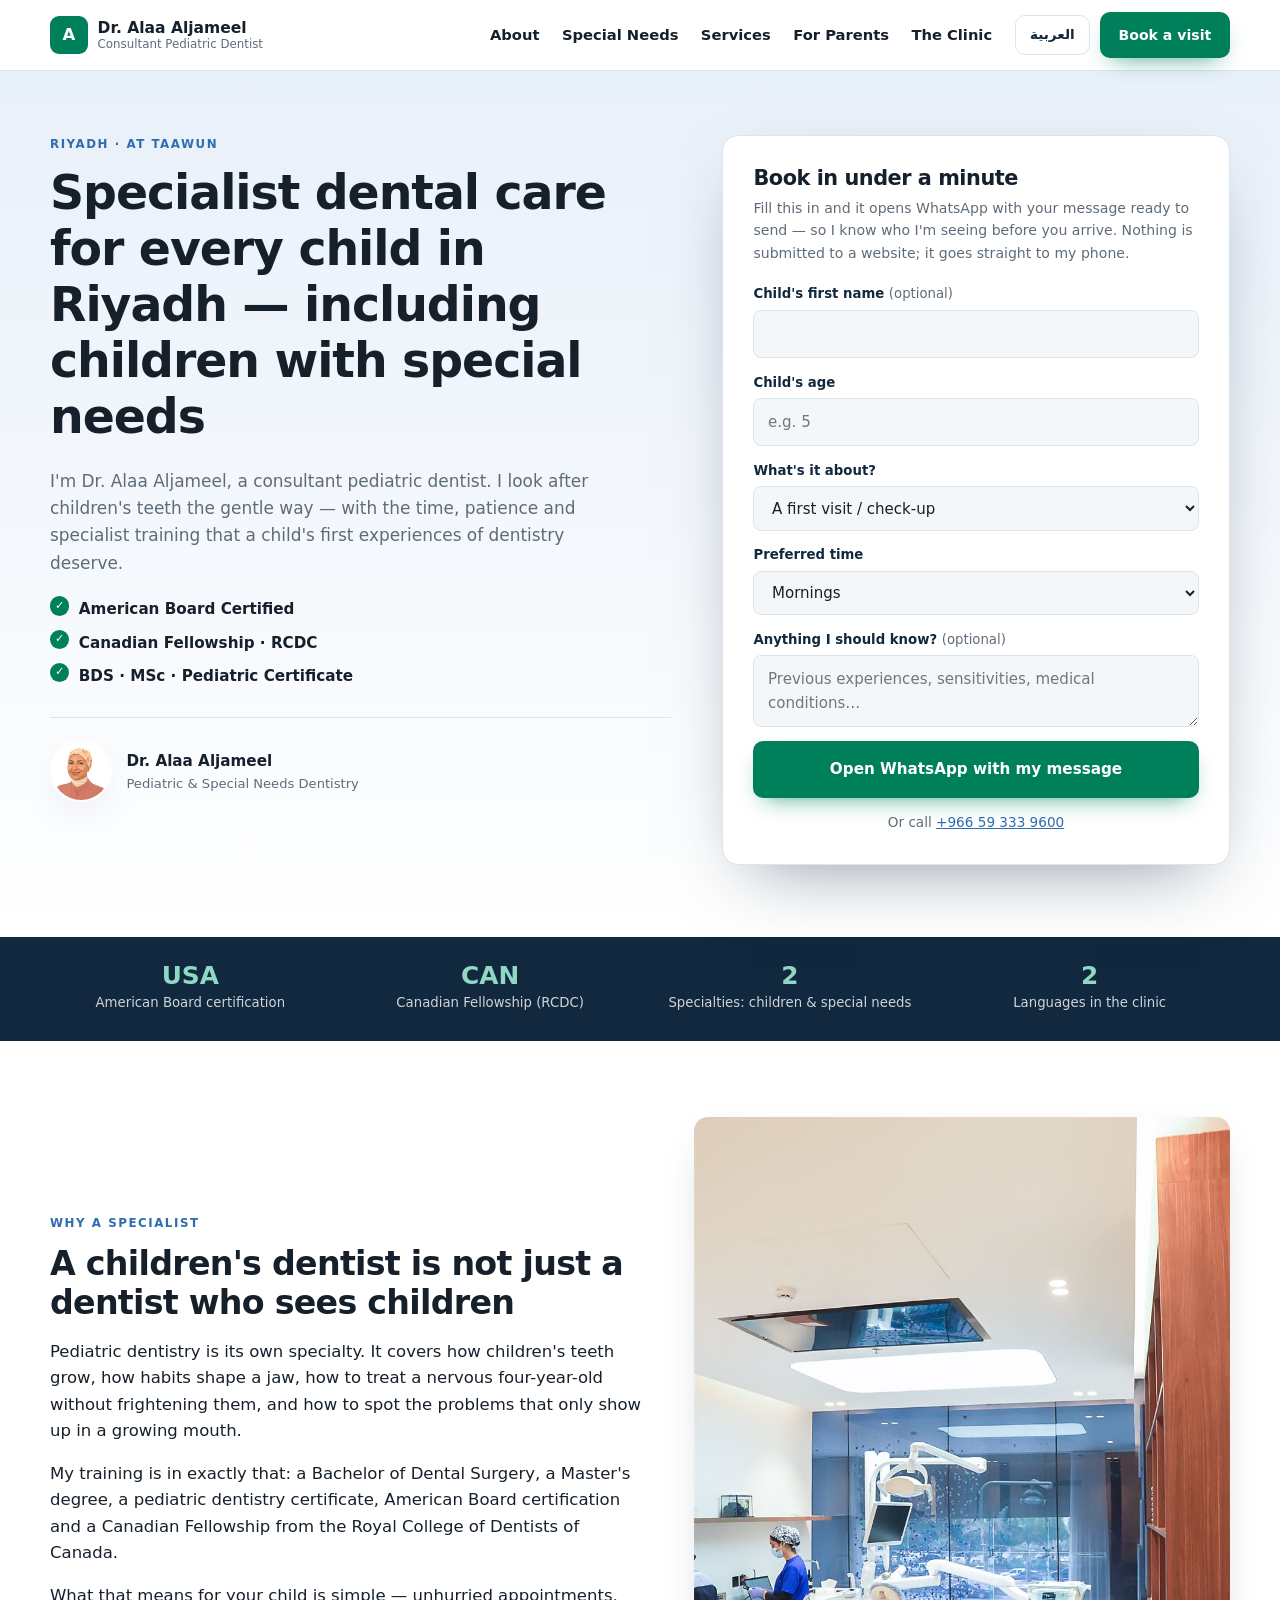
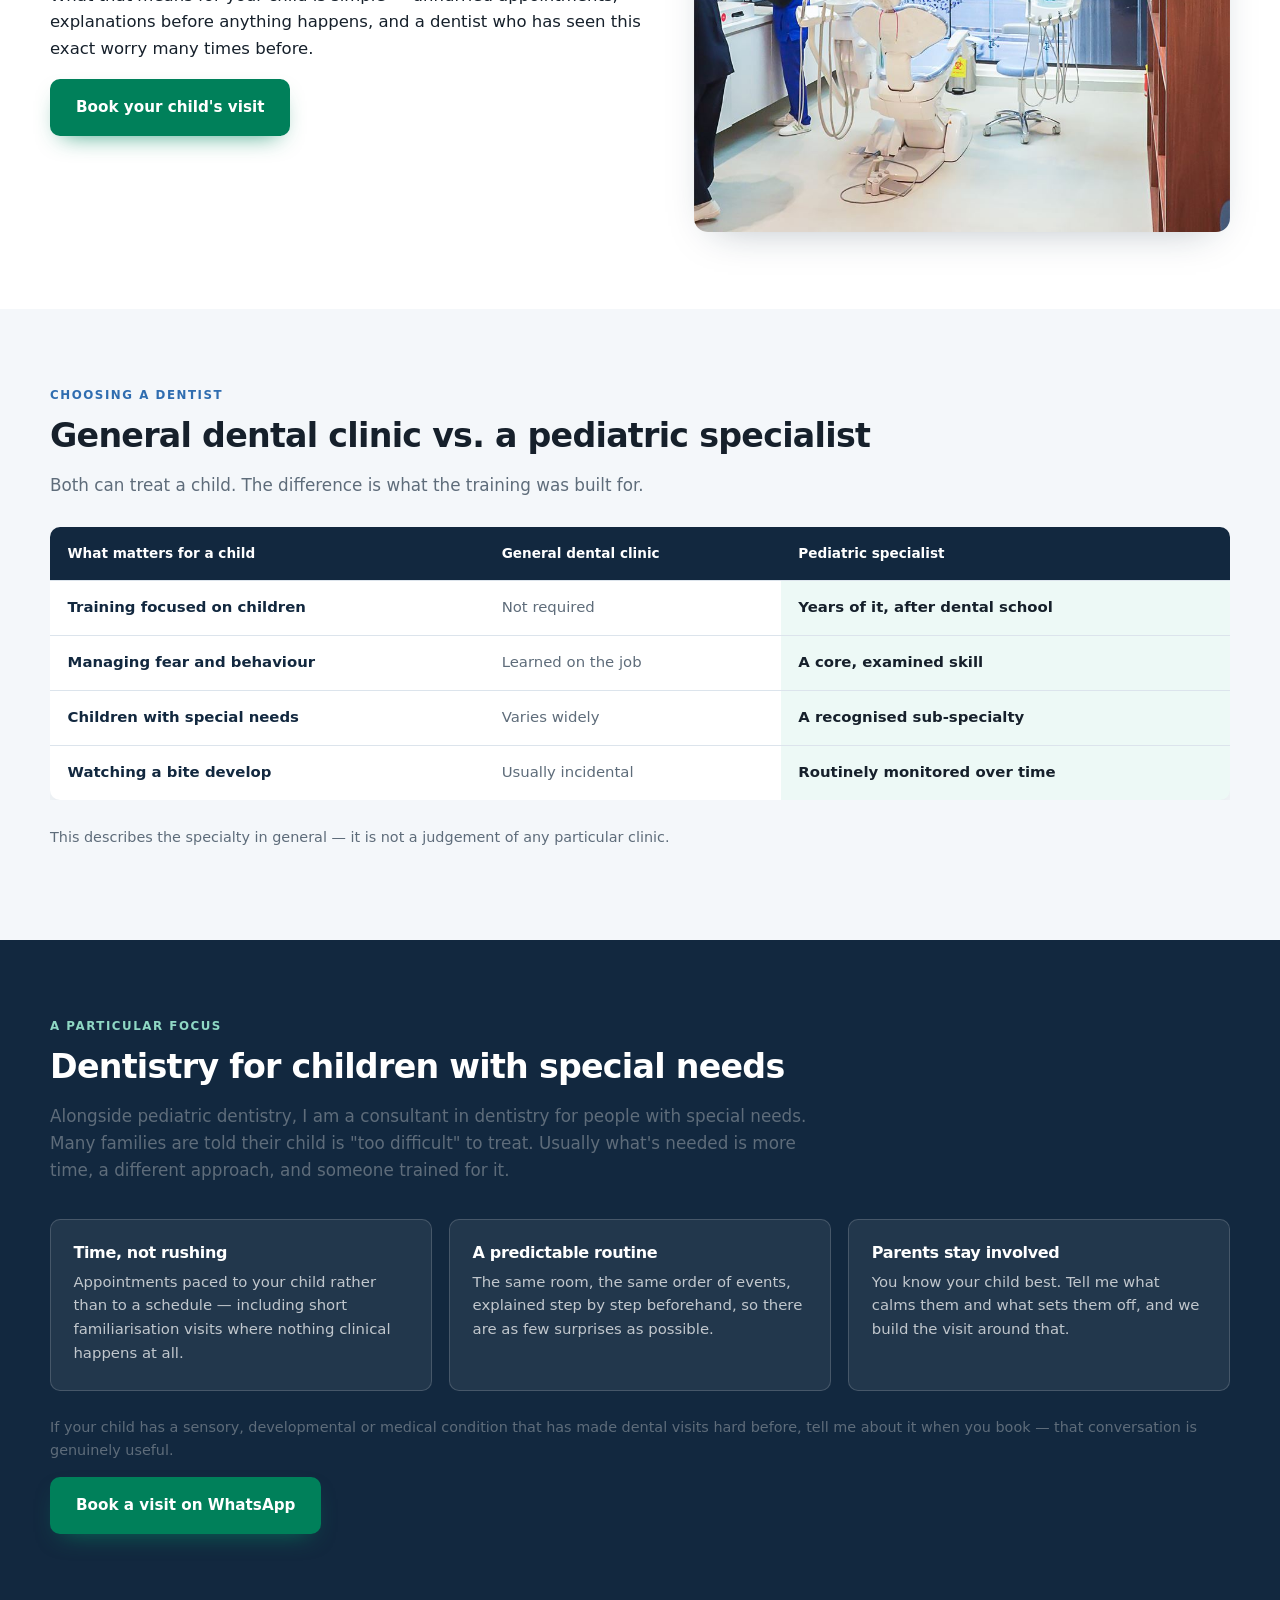
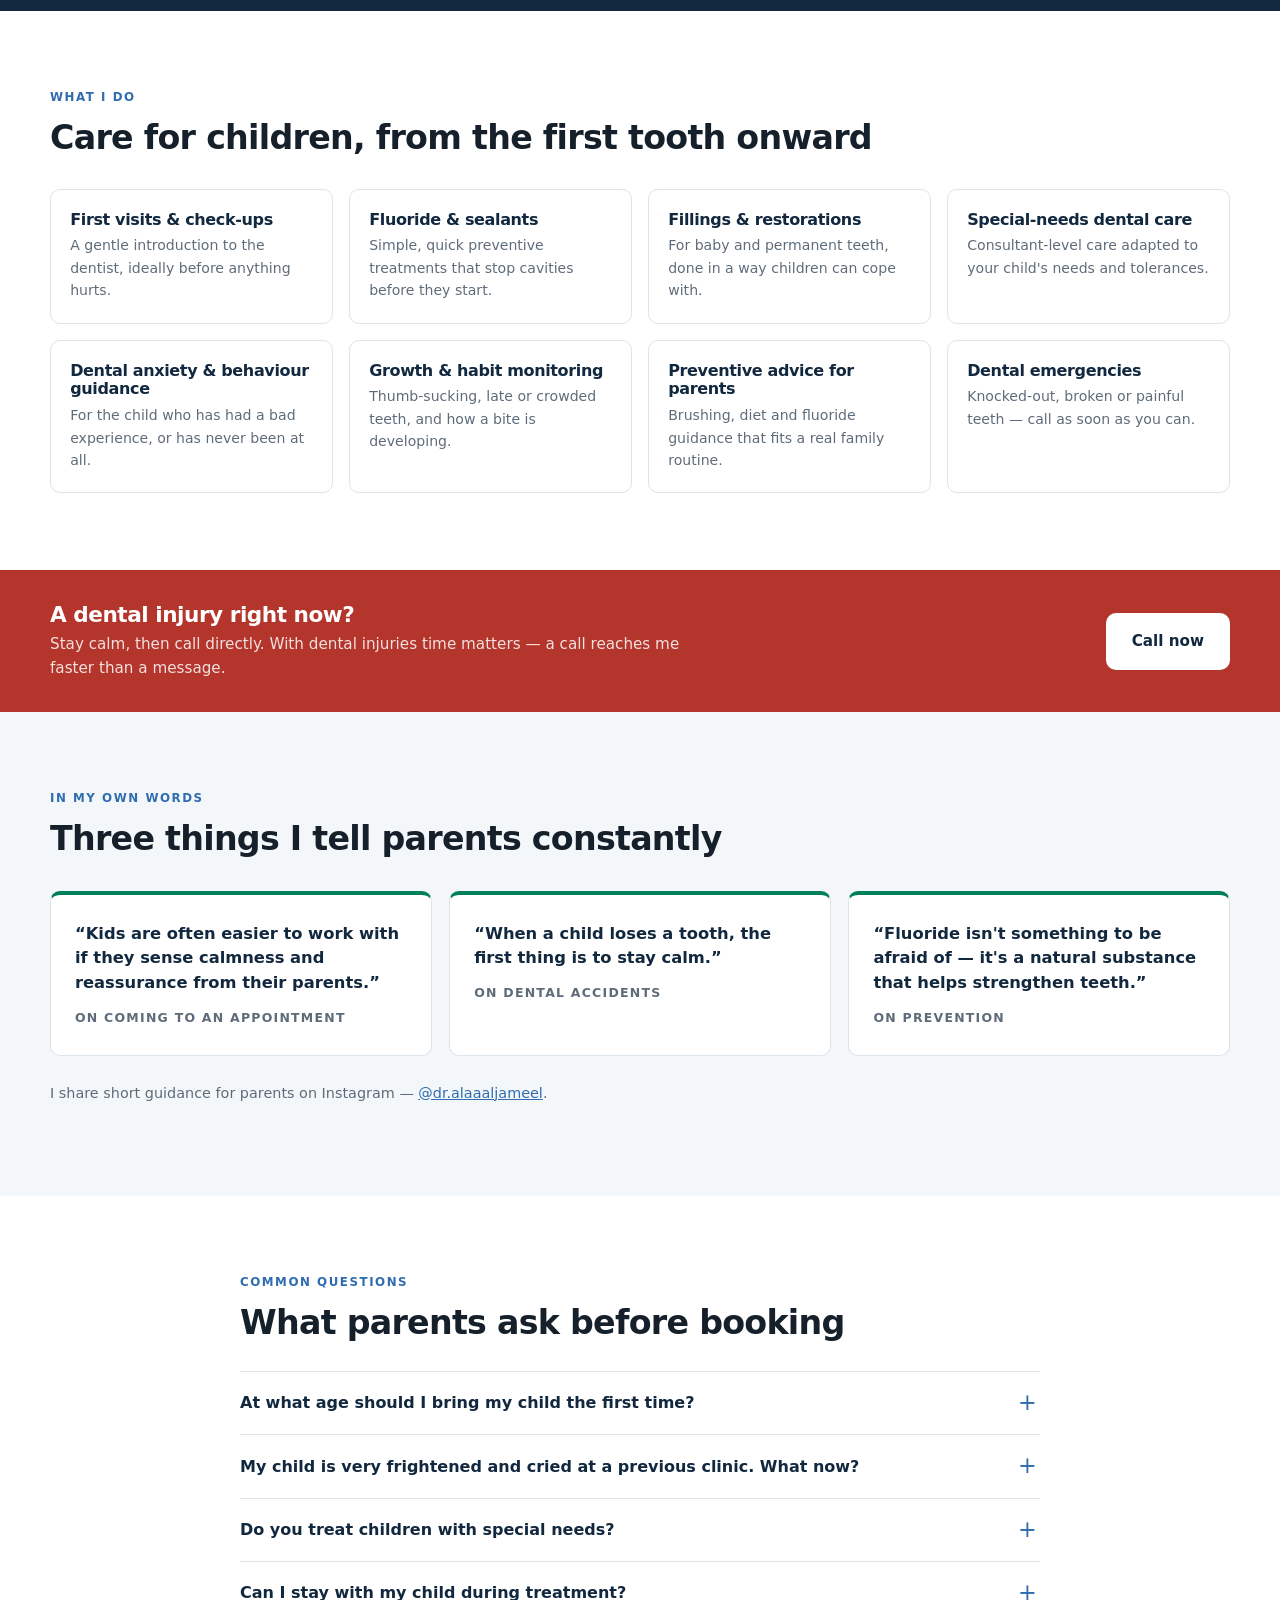
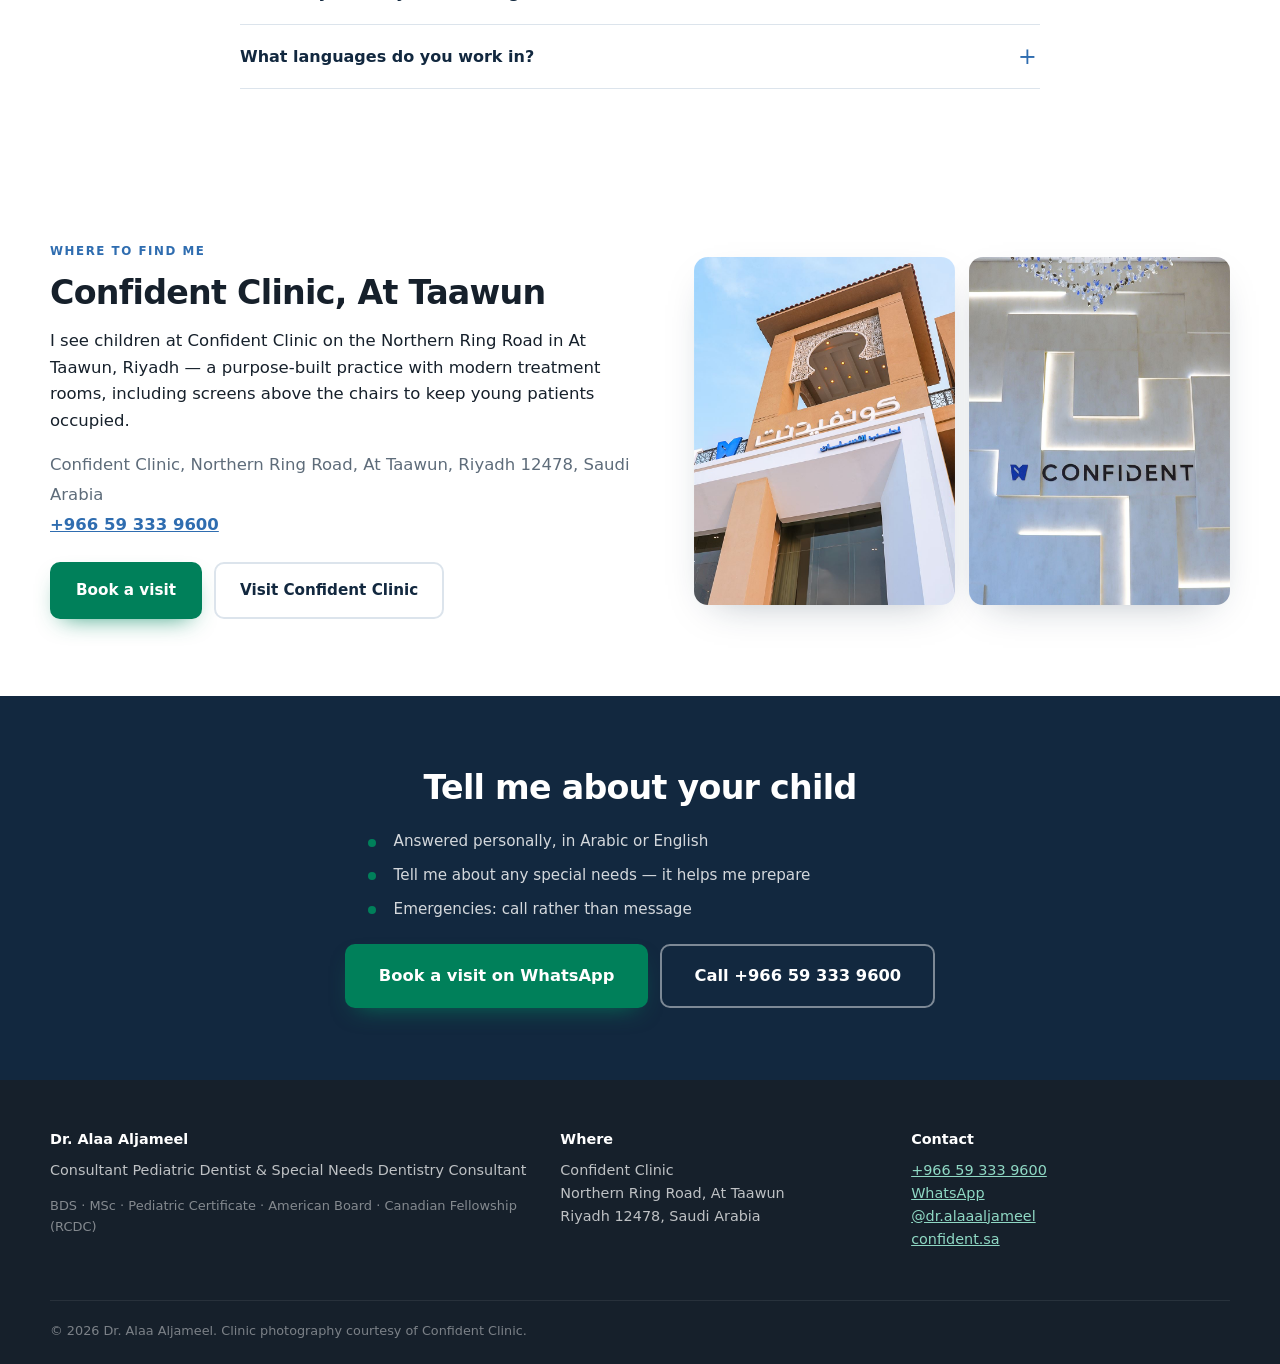
<file: v3/index.html>
<!DOCTYPE html>
<html lang="en" dir="ltr">
<head>
<meta charset="utf-8">
<meta name="viewport" content="width=device-width, initial-scale=1">
<title>Pediatric Dentist in Riyadh | Dr. Alaa Aljameel — Children &amp; Special Needs Dentistry</title>
<meta name="description" content="Book a consultant pediatric dentist in Riyadh. Dr. Alaa Aljameel is American Board certified with a Canadian Fellowship (RCDC), treating children and children with special needs at Confident Clinic, At Taawun. Book on WhatsApp.">
<meta property="og:type" content="website">
<meta property="og:title" content="Pediatric Dentist in Riyadh | Dr. Alaa Aljameel">
<meta property="og:description" content="Consultant pediatric dentist in Riyadh. American Board certified, Canadian Fellowship (RCDC). Specialist care for children and children with special needs.">
<meta property="og:image" content="assets/dr-alaa-portrait.jpg">
<meta property="og:locale" content="en_US">
<meta property="og:locale:alternate" content="ar_SA">
<meta name="robots" content="noindex, nofollow">
<meta name="theme-color" content="#12283F">
<link rel="icon" href="data:image/svg+xml,<svg xmlns='http://www.w3.org/2000/svg' viewBox='0 0 64 64'><rect width='64' height='64' rx='10' fill='%2300875F'/><text x='32' y='45' font-size='34' text-anchor='middle' fill='%23fff' font-family='Arial,sans-serif' font-weight='bold'>A</text></svg>">
<link rel="preload" as="image" href="assets/dr-alaa-portrait.jpg">
<link rel="stylesheet" href="css/styles.css">
</head>
<body>
<a class="skip" href="#main" data-k="skip">Skip to content</a>

<header class="site-head">
  <div class="wrap head-inner">
    <a class="brand" href="#top">
      <span class="brand-mark" aria-hidden="true">A</span>
      <span class="brand-text">
        <strong data-k="brand-name">Dr. Alaa Aljameel</strong>
        <small data-k="brand-role">Consultant Pediatric Dentist</small>
      </span>
    </a>
    <nav class="nav" id="primaryNav" aria-label="Main">
      <a href="#about" data-k="nav-about">About</a>
      <a href="#special" data-k="nav-special">Special Needs</a>
      <a href="#services" data-k="nav-services">Services</a>
      <a href="#guidance" data-k="nav-guidance">For Parents</a>
      <a href="#clinic" data-k="nav-clinic">The Clinic</a>
    </nav>
    <div class="head-actions">
      <button type="button" class="lang-btn" id="langToggle" aria-label="Switch language to Arabic">العربية</button>
      <a class="btn btn-action btn-sm" href="#book" data-k="nav-book">Book a visit</a>
      <button type="button" class="menu-btn" id="menuToggle" aria-expanded="false" aria-controls="primaryNav" aria-label="Menu">
        <span aria-hidden="true"></span><span aria-hidden="true"></span><span aria-hidden="true"></span>
      </button>
    </div>
  </div>
</header>

<main id="main">

  <section class="hero" id="top">
    <div class="wrap hero-grid">
      <div class="hero-copy">
        <p class="eyebrow" data-k="hero-eyebrow">Riyadh · At Taawun</p>
        <h1 data-k="hero-h1">Specialist dental care for every child in Riyadh — including children with special needs</h1>
        <p class="lede" data-k="hero-lede">I'm Dr. Alaa Aljameel, a consultant pediatric dentist. I look after children's teeth the gentle way — with the time, patience and specialist training that a child's first experiences of dentistry deserve.</p>
        <ul class="check-list">
          <li data-k="pill-1">American Board Certified</li>
          <li data-k="pill-2">Canadian Fellowship · RCDC</li>
          <li data-k="pill-3">BDS · MSc · Pediatric Certificate</li>
        </ul>
        <div class="hero-who">
          <img src="assets/dr-alaa-portrait.jpg" width="400" height="400" alt="Dr. Alaa Aljameel, consultant pediatric dentist in Riyadh">
          <div>
            <strong data-k="badge-strong">Dr. Alaa Aljameel</strong>
            <span data-k="badge-span">Pediatric &amp; Special Needs Dentistry</span>
          </div>
        </div>
      </div>

      <div class="hero-card">
        <h2 class="card-h" data-k="hero-form-h">Book in under a minute</h2>
        <p class="card-sub" data-k="bk-p">Fill this in and it opens WhatsApp with your message ready to send — so I know who I'm seeing before you arrive. Nothing is submitted to a website; it goes straight to my phone.</p>
        <form id="bookForm" novalidate>
          <div class="field">
            <label for="childName" data-k="f-name">Child's first name <span class="opt">(optional)</span></label>
            <input type="text" id="childName" name="childName" autocomplete="off">
          </div>
          <div class="field">
            <label for="childAge" data-k="f-age">Child's age</label>
            <input type="text" id="childAge" name="childAge" inputmode="numeric" data-k-ph="f-age-ph" placeholder="e.g. 5">
          </div>
          <div class="field">
            <label for="reason" data-k="f-reason">What's it about?</label>
            <select id="reason" name="reason">
              <option data-k="f-r1">A first visit / check-up</option>
              <option data-k="f-r2">Toothache or pain</option>
              <option data-k="f-r3">A dental accident</option>
              <option data-k="f-r4">Special-needs dental care</option>
              <option data-k="f-r5">My child is anxious about the dentist</option>
              <option data-k="f-r6">Something else</option>
            </select>
          </div>
          <div class="field">
            <label for="timing" data-k="f-time">Preferred time</label>
            <select id="timing" name="timing">
              <option data-k="f-t1">Mornings</option>
              <option data-k="f-t2">Afternoons</option>
              <option data-k="f-t3">Evenings</option>
              <option data-k="f-t4">Any time</option>
            </select>
          </div>
          <div class="field">
            <label for="notes" data-k="f-notes">Anything I should know? <span class="opt">(optional)</span></label>
            <textarea id="notes" name="notes" rows="2" data-k-ph="f-notes-ph" placeholder="Previous experiences, sensitivities, medical conditions…"></textarea>
          </div>
          <button type="submit" class="btn btn-action btn-full" data-k="f-submit">Open WhatsApp with my message</button>
          <p class="form-foot" data-k="f-foot">Or call <a href="tel:+966593339600">+966 59 333 9600</a></p>
        </form>
      </div>
    </div>
  </section>

  <section class="stats" aria-label="Credentials">
    <div class="wrap stats-grid">
      <div><span class="s-num" data-k="t1-num">USA</span><span class="s-lbl" data-k="st-1-lbl">American Board certification</span></div>
      <div><span class="s-num" data-k="t2-num">CAN</span><span class="s-lbl" data-k="st-2-lbl">Canadian Fellowship (RCDC)</span></div>
      <div><span class="s-num" aria-hidden="true">2</span><span class="s-lbl" data-k="st-3-lbl">Specialties: children &amp; special needs</span></div>
      <div><span class="s-num" aria-hidden="true">2</span><span class="s-lbl" data-k="st-4-lbl">Languages in the clinic</span></div>
    </div>
  </section>

  <section class="section" id="about">
    <div class="wrap two-col">
      <div>
        <p class="eyebrow" data-k="about-eyebrow">Why a specialist</p>
        <h2 data-k="about-h2">A children's dentist is not just a dentist who sees children</h2>
        <p data-k="about-p1">Pediatric dentistry is its own specialty. It covers how children's teeth grow, how habits shape a jaw, how to treat a nervous four-year-old without frightening them, and how to spot the problems that only show up in a growing mouth.</p>
        <p data-k="about-p2">My training is in exactly that: a Bachelor of Dental Surgery, a Master's degree, a pediatric dentistry certificate, American Board certification and a Canadian Fellowship from the Royal College of Dentists of Canada.</p>
        <p data-k="about-p3">What that means for your child is simple — unhurried appointments, explanations before anything happens, and a dentist who has seen this exact worry many times before.</p>
        <a class="btn btn-action" href="#book" data-k="about-link">Book your child's visit</a>
      </div>
      <img src="assets/clinic-interior.jpg" width="900" height="1600" loading="lazy"
           alt="Treatment room at Confident Clinic, with a screen mounted above the dental chair" class="framed">
    </div>
  </section>

  <!-- CONFIRM BEFORE LAUNCH: this comparison describes the pediatric specialty in general terms,
       not Confident Clinic's specific equipment or protocols. Confirm the framing with Dr. Alaa. -->
  <section class="section section-soft">
    <div class="wrap">
      <p class="eyebrow" data-k="cmp-eyebrow">Choosing a dentist</p>
      <h2 data-k="cmp-h2">General dental clinic vs. a pediatric specialist</h2>
      <p class="section-lede" data-k="cmp-lede">Both can treat a child. The difference is what the training was built for.</p>
      <div class="table-scroll">
        <table class="cmp">
          <thead>
            <tr>
              <th scope="col" data-k="cmp-th1">What matters for a child</th>
              <th scope="col" data-k="cmp-th2">General dental clinic</th>
              <th scope="col" data-k="cmp-th3">Pediatric specialist</th>
            </tr>
          </thead>
          <tbody>
            <tr><th scope="row" data-k="cmp-r1">Training focused on children</th><td data-k="cmp-r1a">Not required</td><td class="yes" data-k="cmp-r1b">Years of it, after dental school</td></tr>
            <tr><th scope="row" data-k="cmp-r2">Managing fear and behaviour</th><td data-k="cmp-r2a">Learned on the job</td><td class="yes" data-k="cmp-r2b">A core, examined skill</td></tr>
            <tr><th scope="row" data-k="cmp-r3">Children with special needs</th><td data-k="cmp-r3a">Varies widely</td><td class="yes" data-k="cmp-r3b">A recognised sub-specialty</td></tr>
            <tr><th scope="row" data-k="cmp-r4">Watching a bite develop</th><td data-k="cmp-r4a">Usually incidental</td><td class="yes" data-k="cmp-r4b">Routinely monitored over time</td></tr>
          </tbody>
        </table>
      </div>
      <p class="note" data-k="cmp-note">This describes the specialty in general — it is not a judgement of any particular clinic.</p>
    </div>
  </section>

  <section class="section section-navy" id="special">
    <div class="wrap">
      <p class="eyebrow light" data-k="sp-eyebrow">A particular focus</p>
      <h2 class="light" data-k="sp-h2">Dentistry for children with special needs</h2>
      <p class="section-lede light-2" data-k="sp-lede">Alongside pediatric dentistry, I am a consultant in dentistry for people with special needs. Many families are told their child is "too difficult" to treat. Usually what's needed is more time, a different approach, and someone trained for it.</p>
      <div class="card-row">
        <article class="card"><h3 data-k="sp-c1-h">Time, not rushing</h3><p data-k="sp-c1-p">Appointments paced to your child rather than to a schedule — including short familiarisation visits where nothing clinical happens at all.</p></article>
        <article class="card"><h3 data-k="sp-c2-h">A predictable routine</h3><p data-k="sp-c2-p">The same room, the same order of events, explained step by step beforehand, so there are as few surprises as possible.</p></article>
        <article class="card"><h3 data-k="sp-c3-h">Parents stay involved</h3><p data-k="sp-c3-p">You know your child best. Tell me what calms them and what sets them off, and we build the visit around that.</p></article>
      </div>
      <p class="note light-2" data-k="sp-note">If your child has a sensory, developmental or medical condition that has made dental visits hard before, tell me about it when you book — that conversation is genuinely useful.</p>
      <a class="btn btn-action" href="#book" data-k="cta-book">Book a visit on WhatsApp</a>
    </div>
  </section>

  <!-- CONFIRM BEFORE LAUNCH: service list reflects a standard consultant pediatric scope.
       Confirm with Dr. Alaa exactly which of these she offers at Confident Clinic. -->
  <section class="section" id="services">
    <div class="wrap">
      <p class="eyebrow" data-k="sv-eyebrow">What I do</p>
      <h2 data-k="sv-h2">Care for children, from the first tooth onward</h2>
      <ul class="svc-grid">
        <li class="svc"><h3 data-k="sv-1-h">First visits &amp; check-ups</h3><p data-k="sv-1-p">A gentle introduction to the dentist, ideally before anything hurts.</p></li>
        <li class="svc"><h3 data-k="sv-2-h">Fluoride &amp; sealants</h3><p data-k="sv-2-p">Simple, quick preventive treatments that stop cavities before they start.</p></li>
        <li class="svc"><h3 data-k="sv-3-h">Fillings &amp; restorations</h3><p data-k="sv-3-p">For baby and permanent teeth, done in a way children can cope with.</p></li>
        <li class="svc"><h3 data-k="sv-4-h">Special-needs dental care</h3><p data-k="sv-4-p">Consultant-level care adapted to your child's needs and tolerances.</p></li>
        <li class="svc"><h3 data-k="sv-5-h">Dental anxiety &amp; behaviour guidance</h3><p data-k="sv-5-p">For the child who has had a bad experience, or has never been at all.</p></li>
        <li class="svc"><h3 data-k="sv-6-h">Growth &amp; habit monitoring</h3><p data-k="sv-6-p">Thumb-sucking, late or crowded teeth, and how a bite is developing.</p></li>
        <li class="svc"><h3 data-k="sv-7-h">Preventive advice for parents</h3><p data-k="sv-7-p">Brushing, diet and fluoride guidance that fits a real family routine.</p></li>
        <li class="svc"><h3 data-k="sv-8-h">Dental emergencies</h3><p data-k="sv-8-p">Knocked-out, broken or painful teeth — call as soon as you can.</p></li>
      </ul>
      <!-- CONFIRM BEFORE LAUNCH: no pricing published. Confirm whether to show fees or a "from" range. -->
    </div>
  </section>

  <section class="emergency">
    <div class="wrap em-inner">
      <div>
        <h2 data-k="em-h2">A dental injury right now?</h2>
        <p data-k="em-p">Stay calm, then call directly. With dental injuries time matters — a call reaches me faster than a message.</p>
      </div>
      <a class="btn btn-white" href="tel:+966593339600" data-k="em-cta">Call now</a>
    </div>
  </section>

  <section class="section section-soft" id="guidance">
    <div class="wrap">
      <p class="eyebrow" data-k="g-eyebrow">In my own words</p>
      <h2 data-k="g-h2">Three things I tell parents constantly</h2>
      <div class="quote-row">
        <blockquote class="quote"><p data-k="q1">“Kids are often easier to work with if they sense calmness and reassurance from their parents.”</p><footer data-k="q1-f">On coming to an appointment</footer></blockquote>
        <blockquote class="quote"><p data-k="q2">“When a child loses a tooth, the first thing is to stay calm.”</p><footer data-k="q2-f">On dental accidents</footer></blockquote>
        <blockquote class="quote"><p data-k="q3">“Fluoride isn't something to be afraid of — it's a natural substance that helps strengthen teeth.”</p><footer data-k="q3-f">On prevention</footer></blockquote>
      </div>
      <p class="note" data-k="g-note">I share short guidance for parents on Instagram —
        <a href="https://www.instagram.com/dr.alaaaljameel/" target="_blank" rel="noopener noreferrer">@dr.alaaaljameel</a>.
      </p>
    </div>
  </section>

  <!-- CONFIRM BEFORE LAUNCH: FAQ answers describe a standard specialist approach.
       Have Dr. Alaa review the wording so it matches how she actually works. -->
  <section class="section">
    <div class="wrap wrap-narrow">
      <p class="eyebrow" data-k="faq-eyebrow">Common questions</p>
      <h2 data-k="faq-h2">What parents ask before booking</h2>
      <div class="faq">
        <div class="faq-item">
          <button class="faq-q" type="button" aria-expanded="false" aria-controls="fa1" data-k="faq-q1">At what age should I bring my child the first time?</button>
          <div class="faq-a" id="fa1" hidden><p data-k="faq-a1">The general recommendation is a first visit when the first tooth appears, or around the first birthday. An early visit is more introduction than treatment — which is exactly what makes later visits easier.</p></div>
        </div>
        <div class="faq-item">
          <button class="faq-q" type="button" aria-expanded="false" aria-controls="fa2" data-k="faq-q2">My child is very frightened and cried at a previous clinic. What now?</button>
          <div class="faq-a" id="fa2" hidden><p data-k="faq-a2">Tell me when you book. We start with a short familiarisation visit with no treatment at all, and build trust from there. A child with a bad experience needs time, not pressure.</p></div>
        </div>
        <div class="faq-item">
          <button class="faq-q" type="button" aria-expanded="false" aria-controls="fa3" data-k="faq-q3">Do you treat children with special needs?</button>
          <div class="faq-a" id="fa3" hidden><p data-k="faq-a3">Yes — it is one of my consultant specialties. Tell me about your child's condition and what calms or upsets them, and we plan the visit around that.</p></div>
        </div>
        <div class="faq-item">
          <button class="faq-q" type="button" aria-expanded="false" aria-controls="fa4" data-k="faq-q4">Can I stay with my child during treatment?</button>
          <div class="faq-a" id="fa4" hidden><p data-k="faq-a4">Usually yes, and it often helps. A calm parent transfers that calm straight to the child.</p></div>
        </div>
        <div class="faq-item">
          <button class="faq-q" type="button" aria-expanded="false" aria-controls="fa5" data-k="faq-q5">What languages do you work in?</button>
          <div class="faq-a" id="fa5" hidden><p data-k="faq-a5">Arabic and English.</p></div>
        </div>
      </div>
    </div>
  </section>

  <section class="section" id="clinic">
    <div class="wrap two-col">
      <div>
        <p class="eyebrow" data-k="cl-eyebrow">Where to find me</p>
        <h2 data-k="cl-h2">Confident Clinic, At Taawun</h2>
        <p data-k="cl-p1">I see children at Confident Clinic on the Northern Ring Road in At Taawun, Riyadh — a purpose-built practice with modern treatment rooms, including screens above the chairs to keep young patients occupied.</p>
        <address class="addr">
          <span data-k="cl-addr">Confident Clinic, Northern Ring Road, At Taawun, Riyadh 12478, Saudi Arabia</span><br>
          <a href="tel:+966593339600">+966 59 333 9600</a>
        </address>
        <div class="btn-row">
          <a class="btn btn-action" href="#book" data-k="cl-cta">Book a visit</a>
          <a class="btn btn-line" href="https://confident.sa/" target="_blank" rel="noopener noreferrer" data-k="cl-link">Visit Confident Clinic</a>
        </div>
      </div>
      <div class="media-pair">
        <img src="assets/clinic-exterior.jpg" width="900" height="1600" loading="lazy" alt="Exterior of Confident Clinic in Riyadh" class="framed">
        <img src="assets/clinic-reception.jpg" width="900" height="1600" loading="lazy" alt="Reception area at Confident Clinic" class="framed">
      </div>
    </div>
  </section>

  <section class="final-cta" id="book">
    <div class="wrap">
      <h2 data-k="bk-h2">Tell me about your child</h2>
      <ul class="book-points">
        <li data-k="bk-l1">Answered personally, in Arabic or English</li>
        <li data-k="bk-l2">Tell me about any special needs — it helps me prepare</li>
        <li data-k="bk-l3">Emergencies: call rather than message</li>
      </ul>
      <div class="btn-row center">
        <a class="btn btn-action btn-lg" href="https://wa.me/966593339600" target="_blank" rel="noopener noreferrer" data-k="cta-book">Book a visit on WhatsApp</a>
        <a class="btn btn-line-light btn-lg" href="tel:+966593339600" data-k="cta-call">Call +966 59 333 9600</a>
      </div>
    </div>
  </section>

</main>

<footer class="site-foot">
  <div class="wrap foot-grid">
    <div>
      <strong data-k="foot-name">Dr. Alaa Aljameel</strong>
      <p data-k="foot-role">Consultant Pediatric Dentist &amp; Special Needs Dentistry Consultant</p>
      <p class="foot-creds" data-k="foot-creds">BDS · MSc · Pediatric Certificate · American Board · Canadian Fellowship (RCDC)</p>
    </div>
    <div>
      <strong data-k="foot-where">Where</strong>
      <p data-k="foot-addr">Confident Clinic<br>Northern Ring Road, At Taawun<br>Riyadh 12478, Saudi Arabia</p>
    </div>
    <div>
      <strong data-k="foot-contact">Contact</strong>
      <p>
        <a href="tel:+966593339600">+966 59 333 9600</a><br>
        <a href="https://wa.me/966593339600" target="_blank" rel="noopener noreferrer" data-k="foot-wa">WhatsApp</a><br>
        <a href="https://www.instagram.com/dr.alaaaljameel/" target="_blank" rel="noopener noreferrer">@dr.alaaaljameel</a><br>
        <a href="https://confident.sa/" target="_blank" rel="noopener noreferrer" data-k="foot-clinic">confident.sa</a>
      </p>
    </div>
  </div>
  <div class="wrap foot-base">
    <p data-k="foot-legal">© 2026 Dr. Alaa Aljameel. Clinic photography courtesy of Confident Clinic.</p>
  </div>
</footer>

<div class="sticky-bar">
  <a class="btn btn-action btn-full" href="https://wa.me/966593339600" target="_blank" rel="noopener noreferrer" data-k="cta-book">Book a visit on WhatsApp</a>
  <a class="btn btn-line btn-icon" href="tel:+966593339600" aria-label="Call the clinic">
    <svg viewBox="0 0 24 24" width="20" height="20" aria-hidden="true" fill="currentColor"><path d="M6.6 10.8a15.1 15.1 0 0 0 6.6 6.6l2.2-2.2c.3-.3.7-.4 1-.2 1.2.4 2.4.6 3.6.6.6 0 1 .4 1 1V20c0 .6-.4 1-1 1A17 17 0 0 1 3 4c0-.6.4-1 1-1h3.5c.6 0 1 .4 1 1 0 1.3.2 2.5.6 3.6.1.4 0 .8-.2 1l-2.3 2.2Z"/></svg>
  </a>
</div>

<script src="js/main.js"></script>
</body>
</html>
</file>
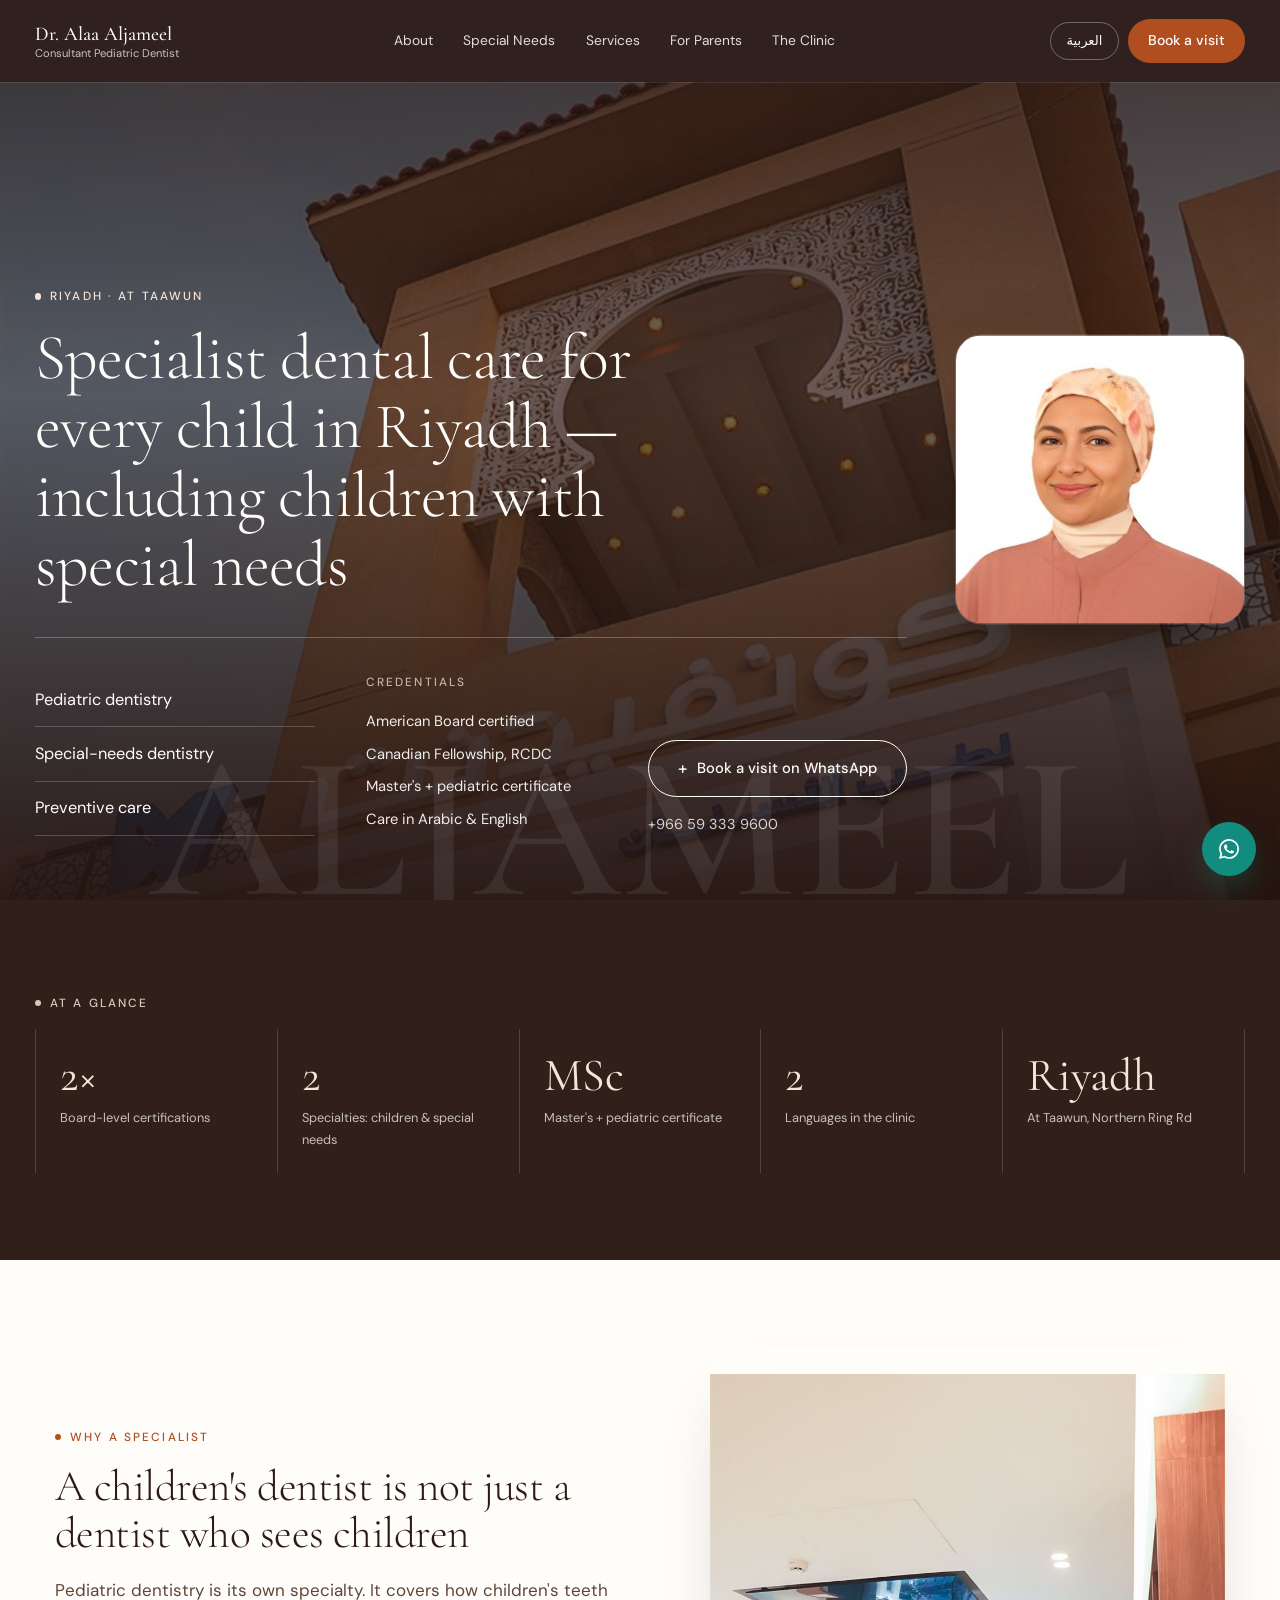
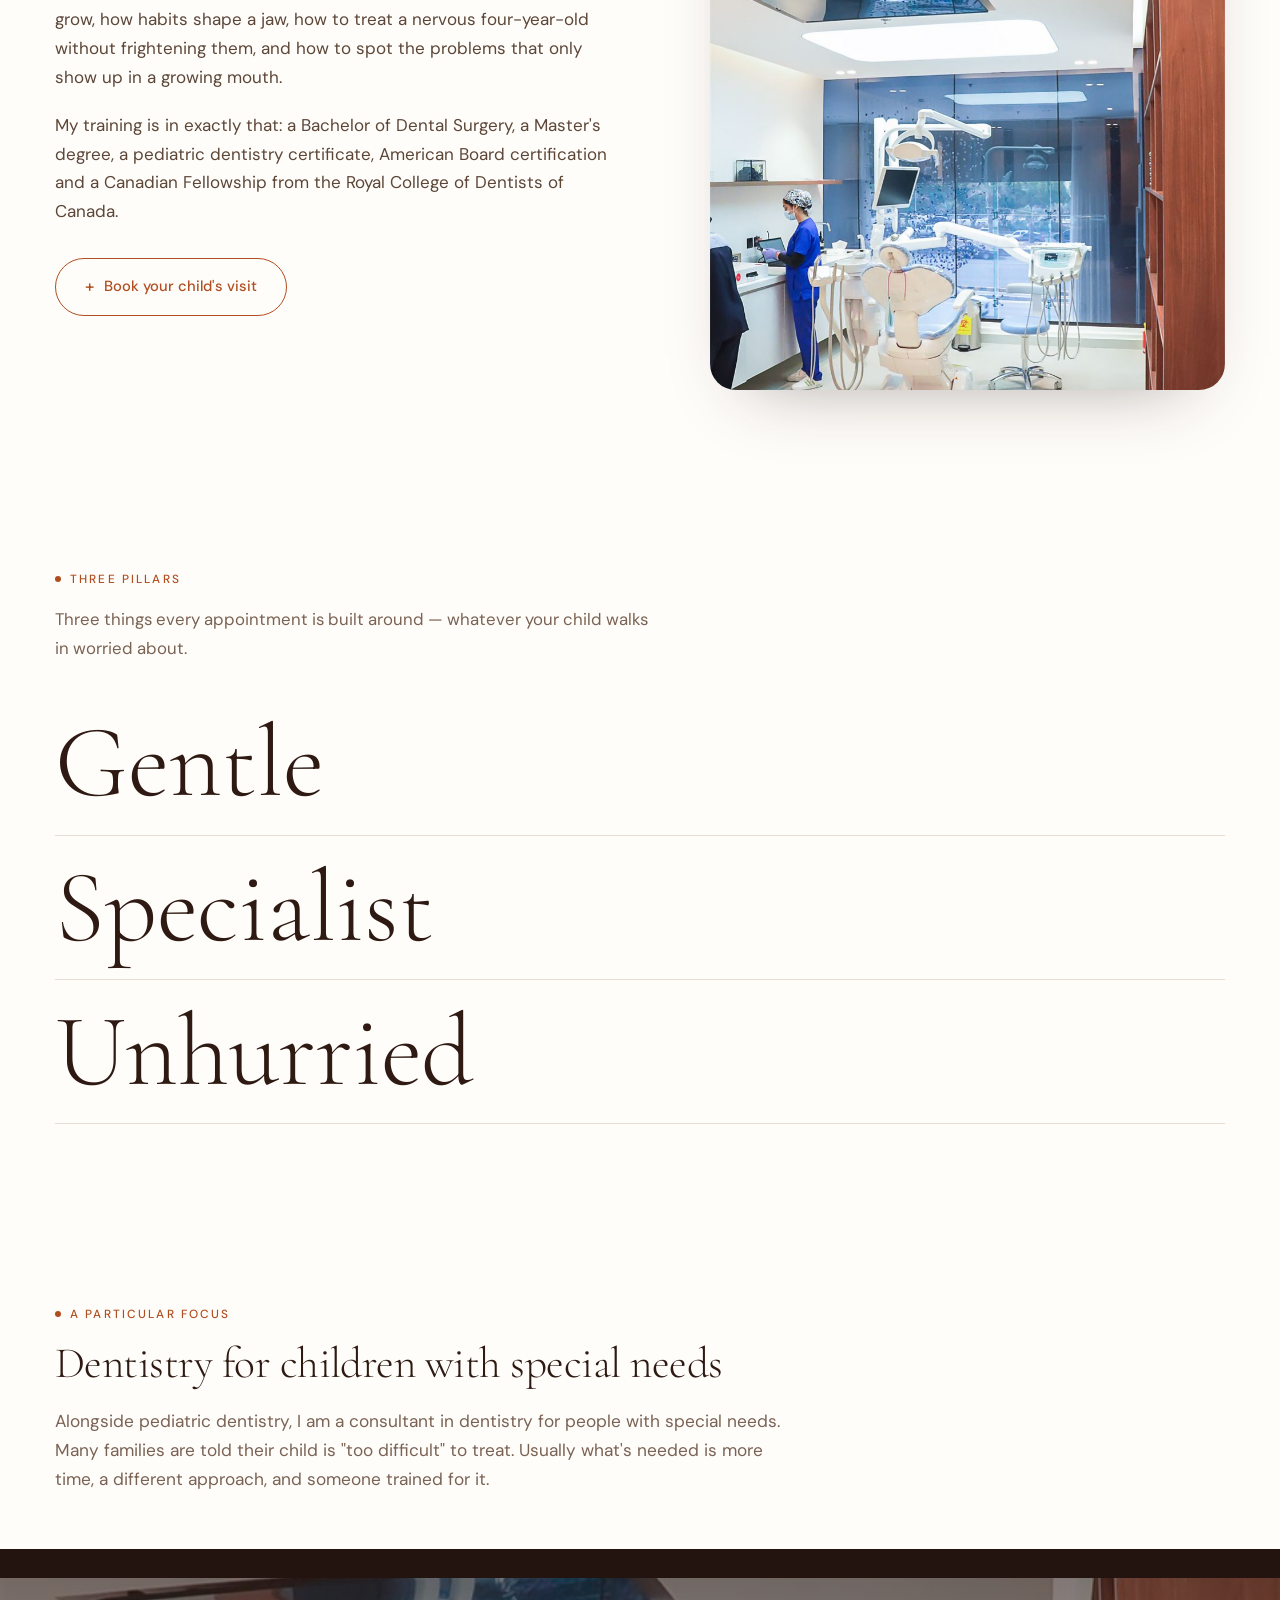
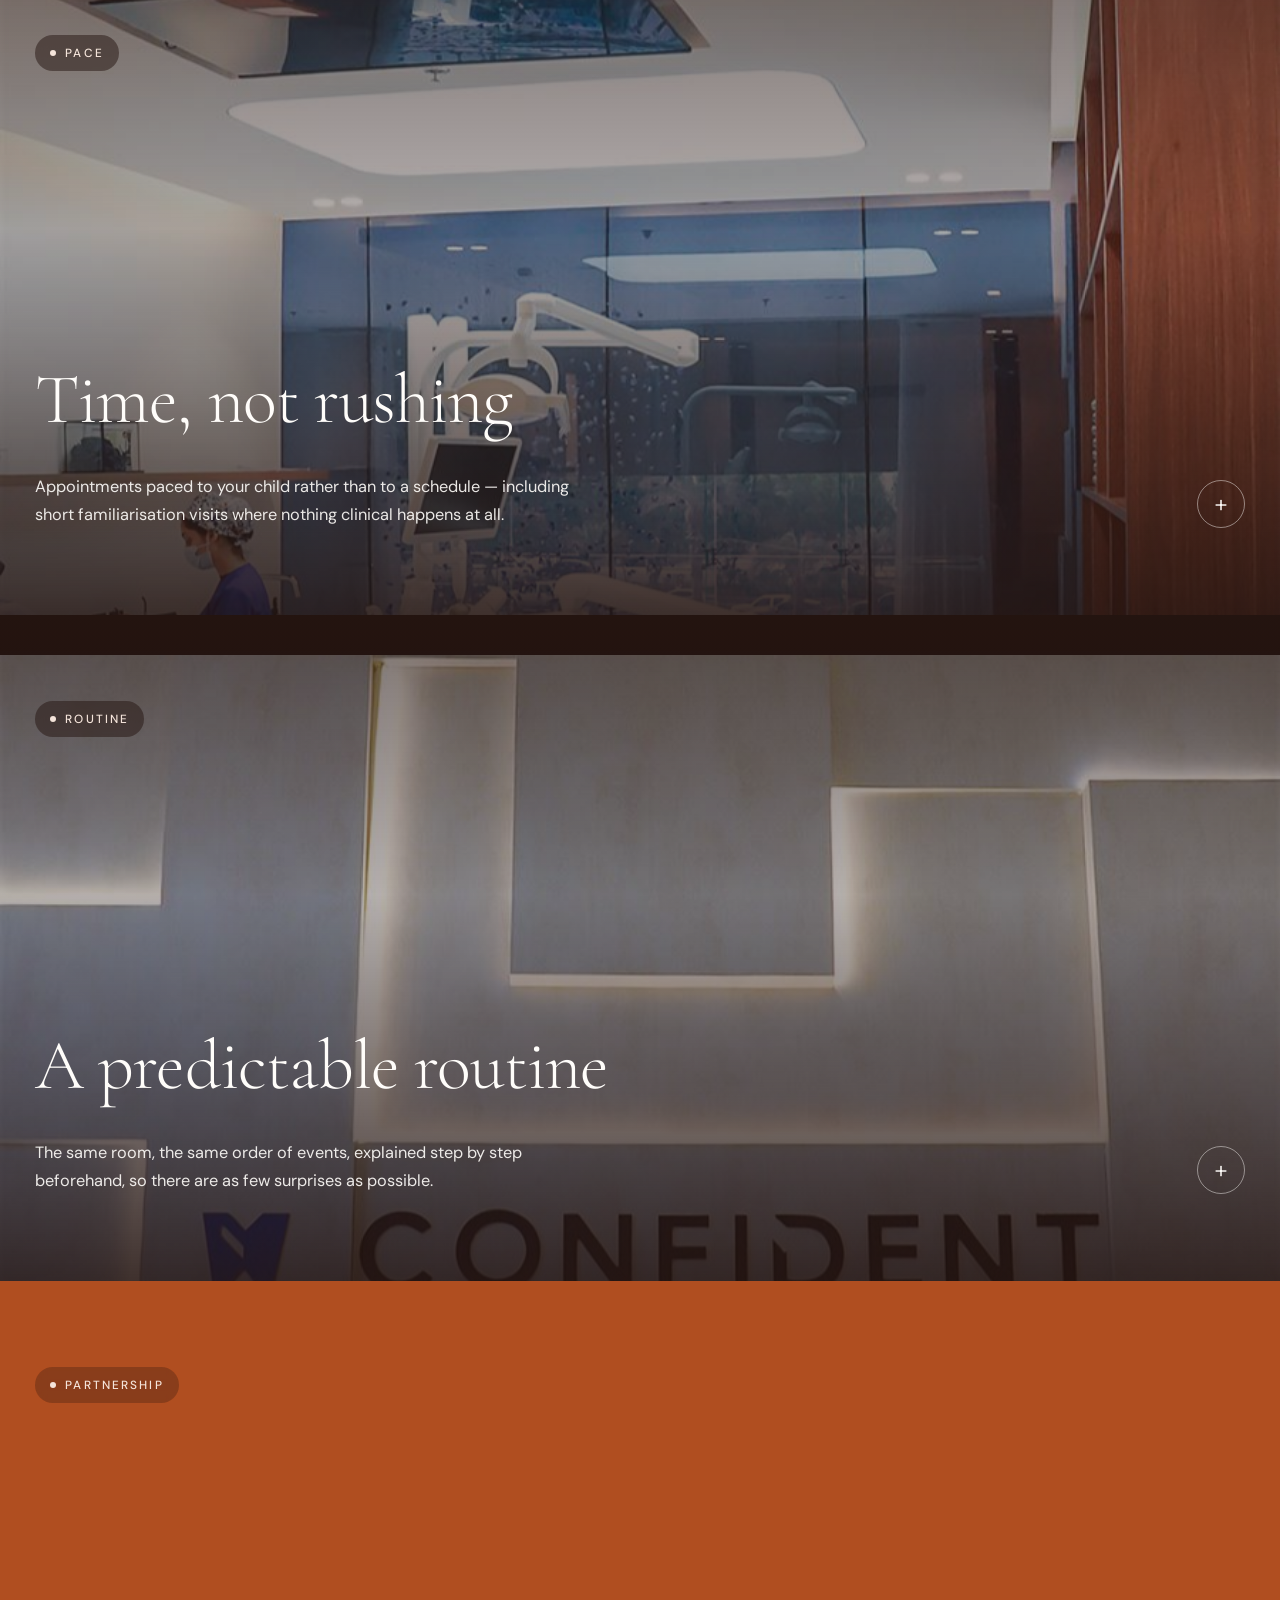
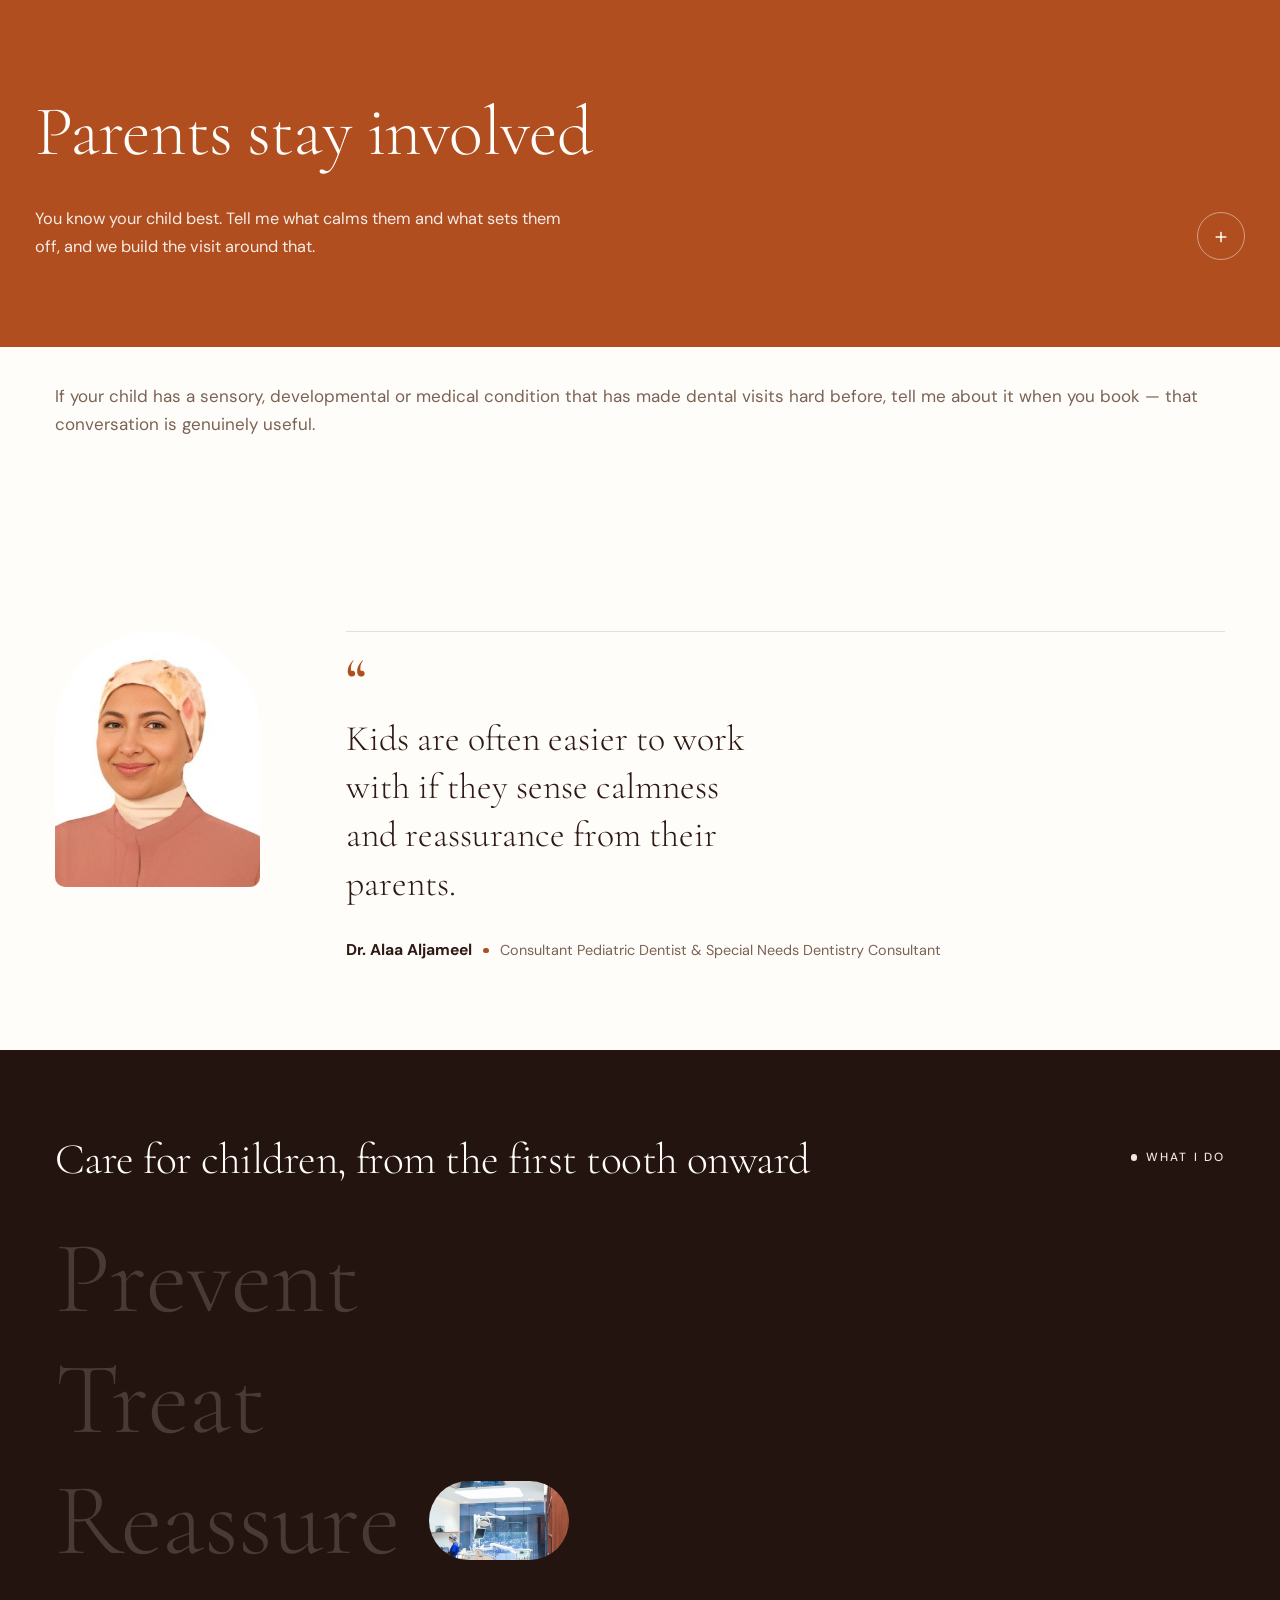
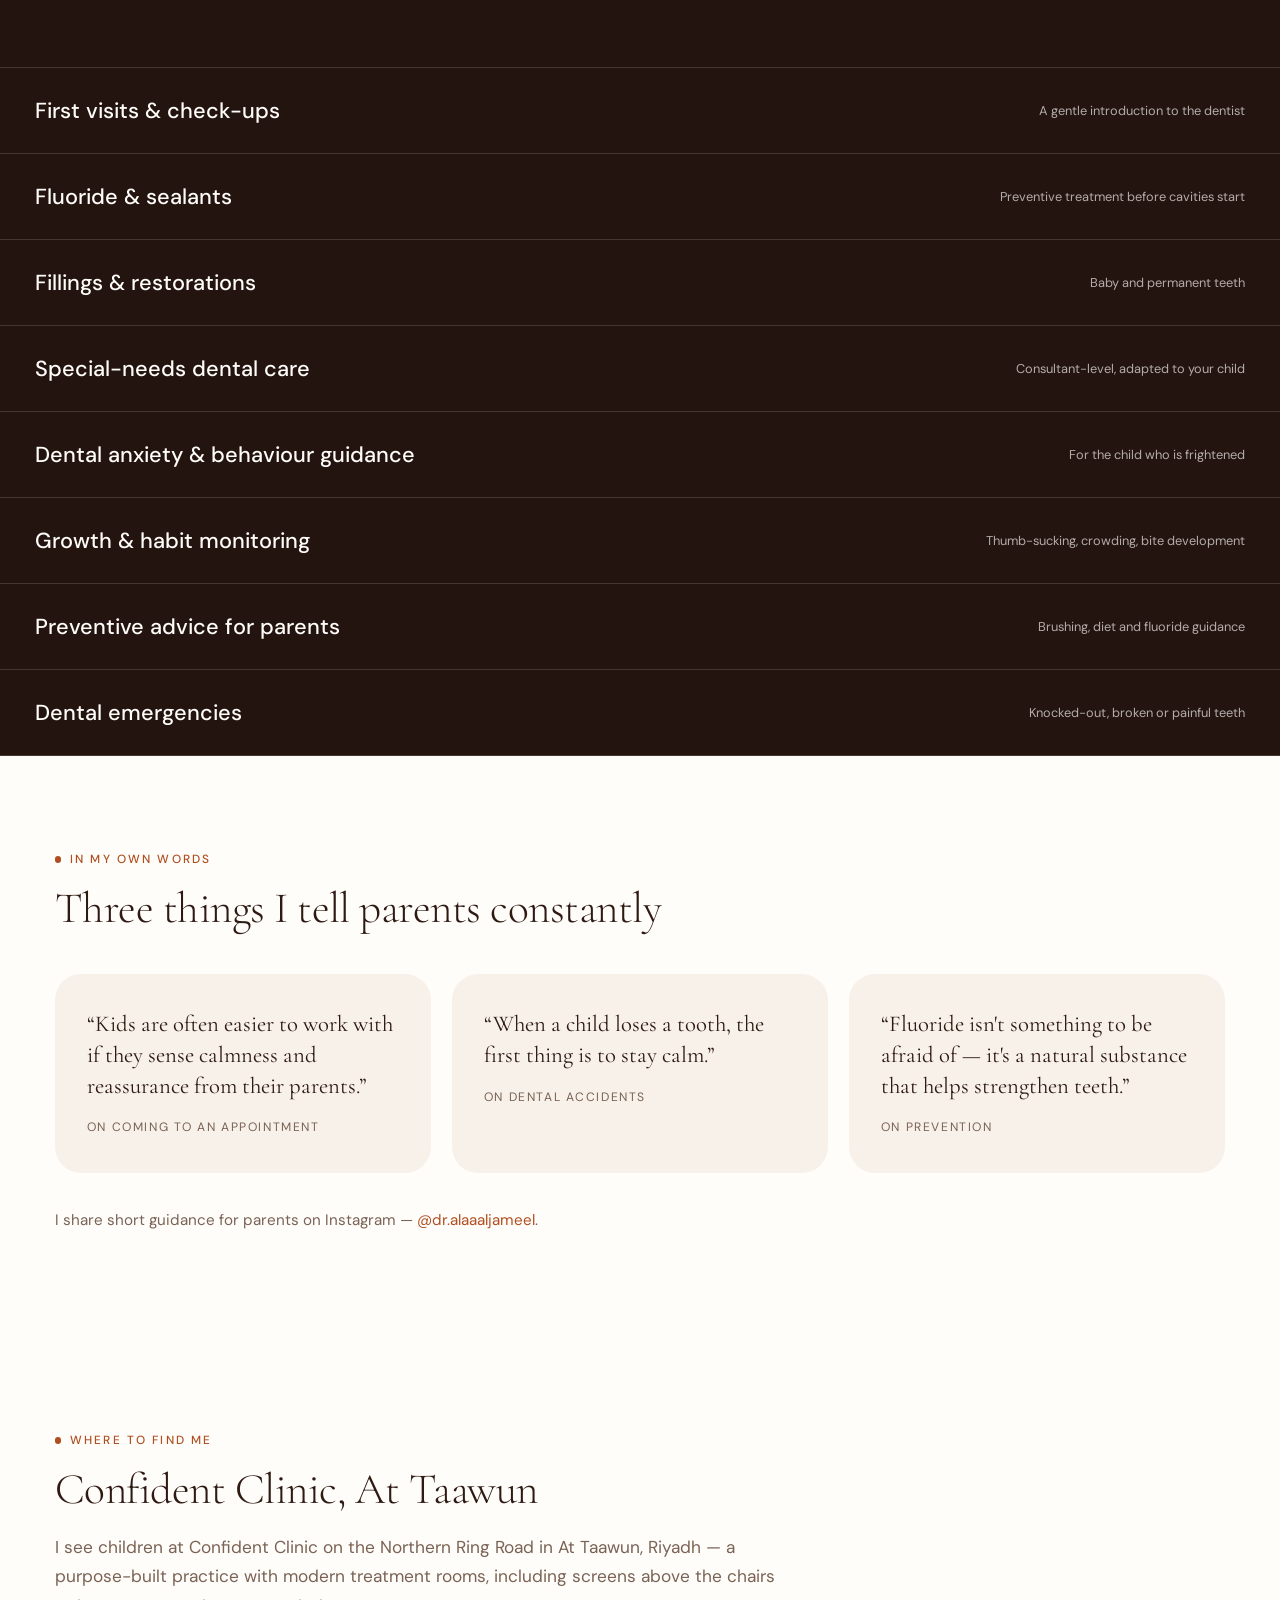
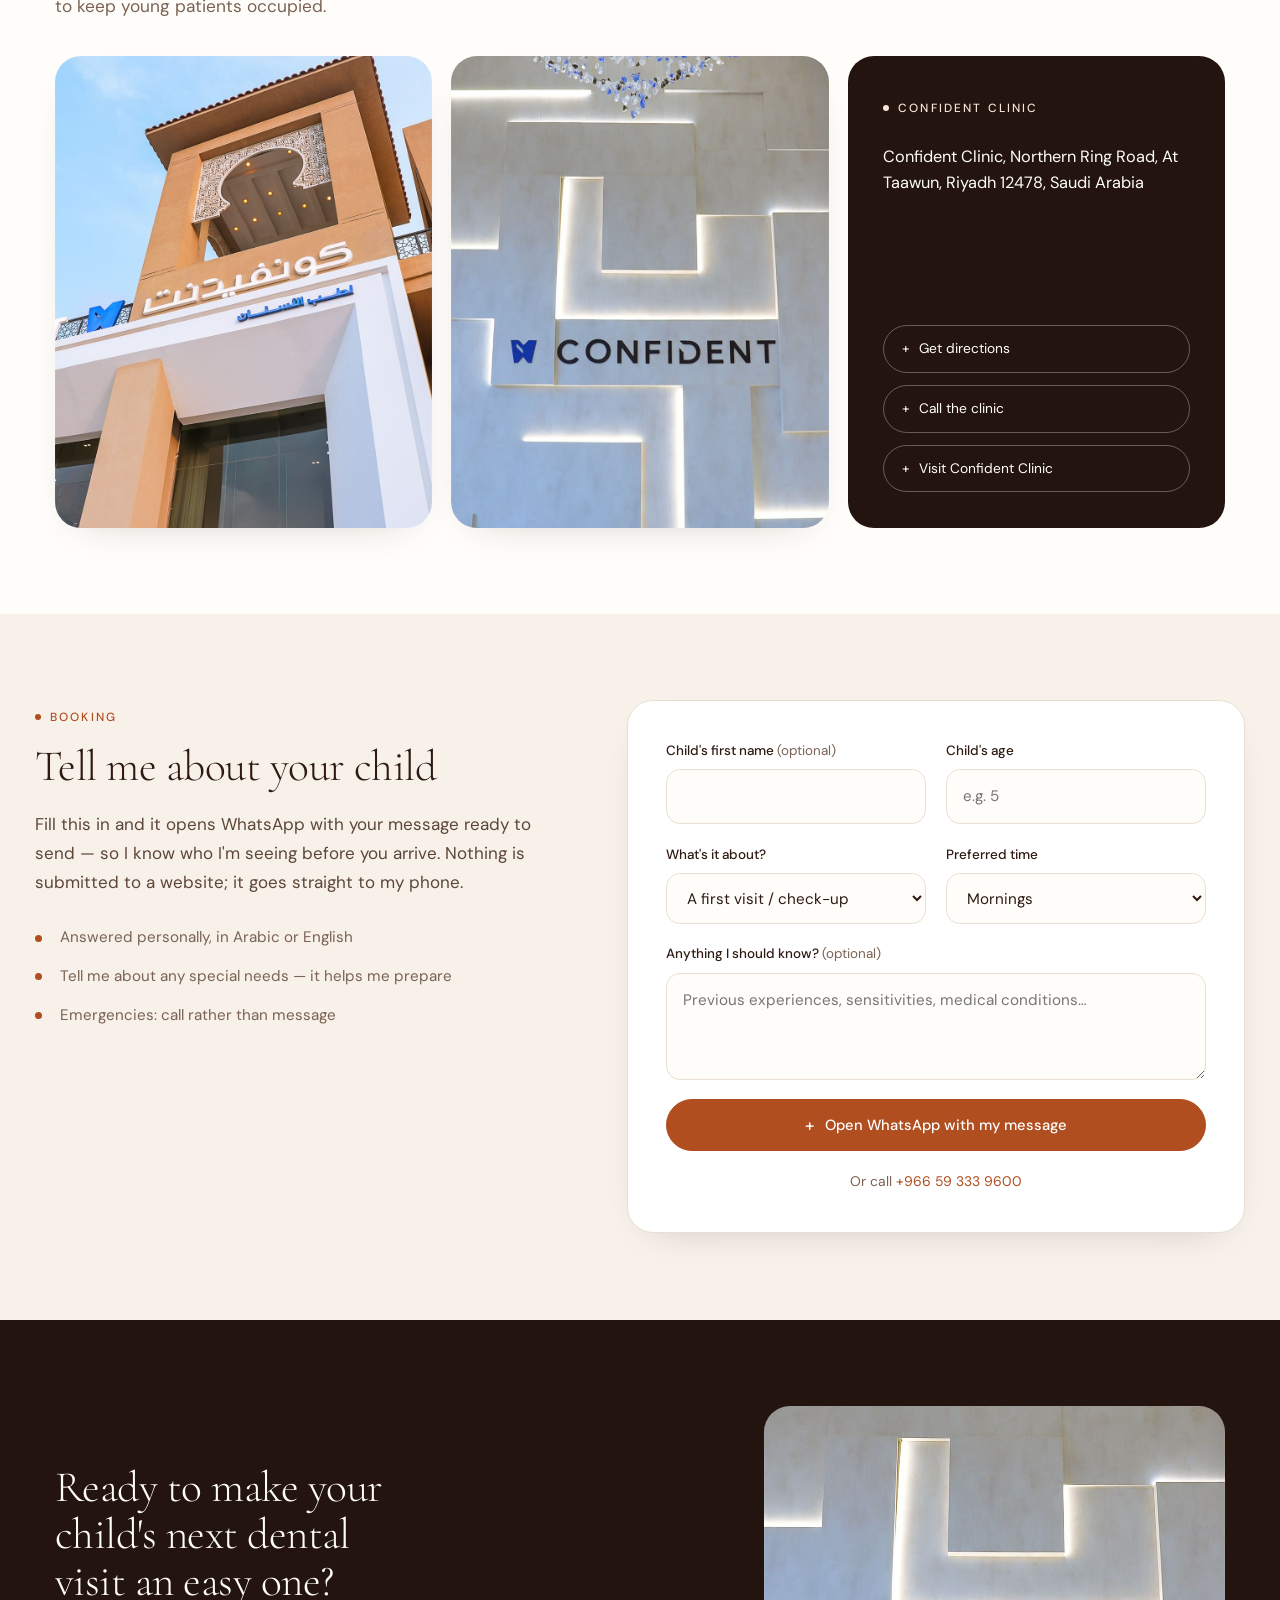
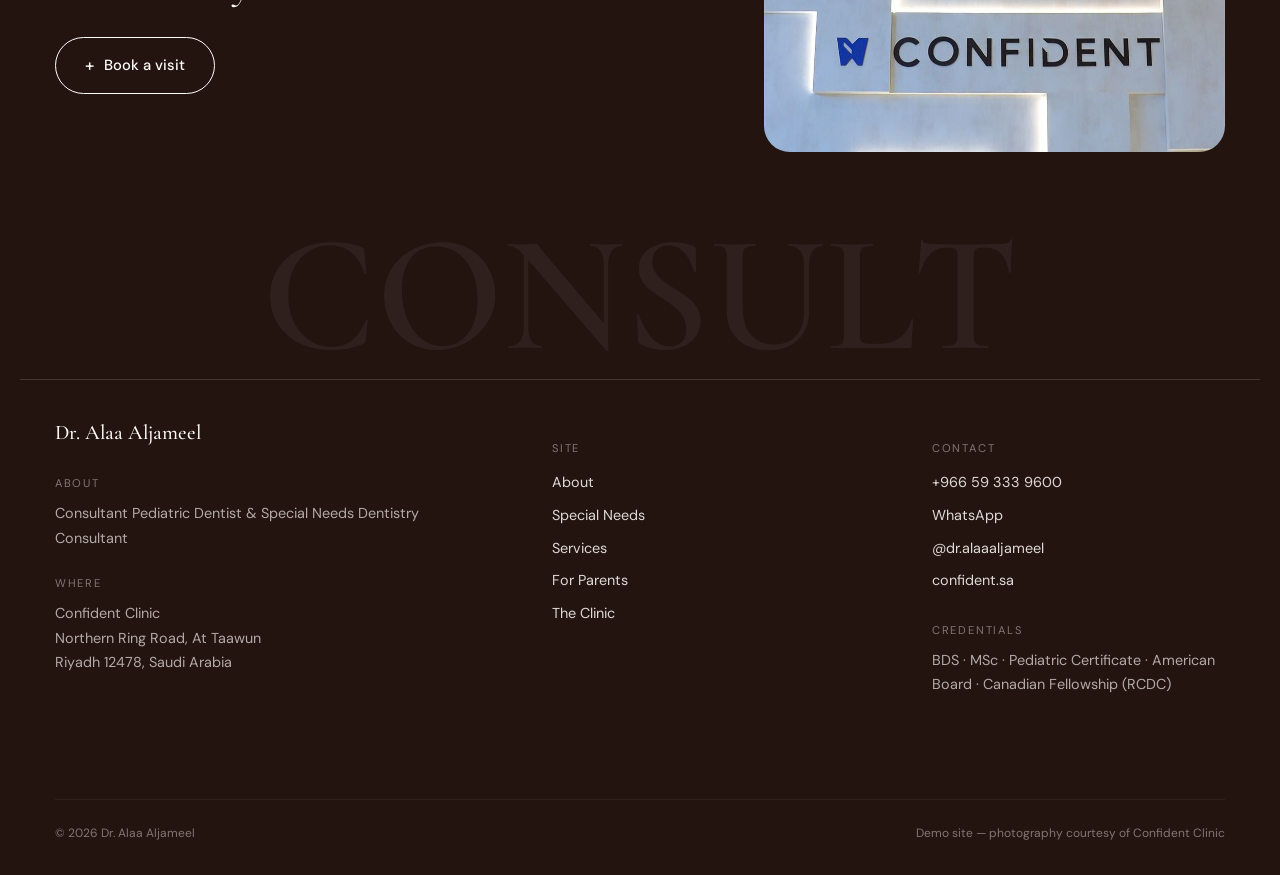
<file: v4/index.html>
<!DOCTYPE html>
<html lang="en" dir="ltr">
<head>
<meta charset="utf-8">
<meta name="viewport" content="width=device-width, initial-scale=1">
<title>Pediatric Dentist in Riyadh | Dr. Alaa Aljameel — Children &amp; Special Needs Dentistry</title>
<meta name="description" content="Dr. Alaa Aljameel is a consultant pediatric dentist in Riyadh, American Board certified with a Canadian Fellowship (RCDC), caring for children and children with special needs at Confident Clinic, At Taawun.">
<meta name="robots" content="noindex, nofollow">
<meta property="og:type" content="website">
<meta property="og:title" content="Pediatric Dentist in Riyadh | Dr. Alaa Aljameel">
<meta property="og:description" content="Consultant pediatric dentist in Riyadh. American Board certified, Canadian Fellowship (RCDC). Gentle specialist care for children and children with special needs.">
<meta property="og:image" content="assets/dr-alaa-portrait.jpg">
<meta property="og:locale" content="en_US">
<meta property="og:locale:alternate" content="ar_SA">
<meta name="theme-color" content="#241410">
<link rel="icon" href="data:image/svg+xml,<svg xmlns='http://www.w3.org/2000/svg' viewBox='0 0 64 64'><rect width='64' height='64' rx='32' fill='%23B04E20'/><text x='32' y='44' font-size='32' text-anchor='middle' fill='%23FFFDFA' font-family='Georgia,serif'>A</text></svg>">
<link rel="preload" href="fonts/CormorantGaramond-300.woff2" as="font" type="font/woff2" crossorigin>
<link rel="preload" href="fonts/DMSans-400.woff2" as="font" type="font/woff2" crossorigin>
<link rel="preload" as="image" href="assets/clinic-exterior.jpg">
<link rel="stylesheet" href="css/styles.css">
</head>
<body>
<a class="skip" href="#main" data-k="skip">Skip to content</a>

<!-- ── nav ──────────────────────────────────────────────── -->
<nav class="nav" aria-label="Main">
  <a class="brand" href="#top">
    <span class="brand-name" data-k="brand-name">Dr. Alaa Aljameel</span>
    <span class="brand-slogan" data-k="brand-role">Consultant Pediatric Dentist</span>
  </a>
  <div class="nav-links" id="primaryNav">
    <a href="#about" data-k="nav-about">About</a>
    <a href="#special" data-k="nav-special">Special Needs</a>
    <a href="#services" data-k="nav-services">Services</a>
    <a href="#guidance" data-k="nav-guidance">For Parents</a>
    <a href="#clinic" data-k="nav-clinic">The Clinic</a>
  </div>
  <div class="nav-actions">
    <button type="button" class="lang-btn" id="langToggle" aria-label="Switch language to Arabic">العربية</button>
    <a class="nav-book" href="#book" data-k="nav-book">Book a visit</a>
    <button class="burger" id="menuToggle" aria-expanded="false" aria-controls="fullMenu" aria-label="Menu">
      <span class="burger-lines" aria-hidden="true"><span></span><span></span></span>
      <span class="burger-label" data-k="menu-label">Menu</span>
    </button>
  </div>
</nav>

<!-- ── fullscreen menu ──────────────────────────────────── -->
<div class="menu" id="fullMenu" hidden>
  <button class="menu-close" id="menuClose" data-k="menu-close">Close</button>
  <a href="#about" data-k="nav-about">About</a>
  <a href="#special" data-k="nav-special">Special Needs</a>
  <a href="#services" data-k="nav-services">Services</a>
  <a href="#guidance" data-k="nav-guidance">For Parents</a>
  <a href="#clinic" data-k="nav-clinic">The Clinic</a>
  <a href="#book" data-k="nav-book">Book a visit</a>
  <div class="menu-contact">
    <a href="tel:+966593339600" dir="ltr">+966 59 333 9600</a>
    <a href="https://www.instagram.com/dr.alaaaljameel/" target="_blank" rel="noopener noreferrer" dir="ltr">@dr.alaaaljameel</a>
  </div>
</div>

<main id="main">

  <!-- ── hero: full-bleed, real clinic building ─────────── -->
  <header class="hero" id="top">
    <div class="hero-bg"><img src="assets/clinic-exterior.jpg" width="900" height="1600" alt="" aria-hidden="true"></div>
    <div class="hero-watermark" aria-hidden="true" data-k="watermark">ALJAMEEL</div>

    <figure class="hero-portrait">
      <img src="assets/dr-alaa-portrait.jpg" width="400" height="400"
           alt="Dr. Alaa Aljameel, consultant pediatric dentist in Riyadh">
    </figure>

    <div class="hero-inner">
      <p class="label label-light"><span class="dot" aria-hidden="true"></span><span data-k="hero-eyebrow">Riyadh · At Taawun</span></p>
      <h1 data-k="hero-h1">Specialist dental care for every child in Riyadh — including children with special needs</h1>
      <div class="hero-rule"></div>
      <div class="hero-details">
        <div class="hero-disciplines">
          <a class="disc" href="#services"><span data-k="disc-1">Pediatric dentistry</span><span class="explore" data-k="explore">Explore +</span></a>
          <a class="disc" href="#special"><span data-k="disc-2">Special-needs dentistry</span><span class="explore" data-k="explore">Explore +</span></a>
          <a class="disc" href="#guidance"><span data-k="disc-3">Preventive care</span><span class="explore" data-k="explore">Explore +</span></a>
        </div>
        <div class="hero-recognition">
          <span class="label-text" data-k="lbl-cred">Credentials</span>
          <div data-k="t1-lbl">American Board certified</div>
          <div data-k="t2-lbl">Canadian Fellowship, RCDC</div>
          <div data-k="t3-lbl">Master's + pediatric certificate</div>
          <div data-k="t4-lbl">Care in Arabic &amp; English</div>
        </div>
        <div class="hero-cta">
          <a class="action-btn action-light" href="#book"><span class="plus" aria-hidden="true">+</span><span data-k="cta-book">Book a visit on WhatsApp</span></a>
          <a class="hero-tel" href="tel:+966593339600" dir="ltr">+966 59 333 9600</a>
        </div>
      </div>
    </div>
  </header>

  <!-- ── quantified credentials bar ─────────────────────── -->
  <section class="stats" aria-label="Credentials at a glance">
    <p class="label label-light stats-label"><span class="dot" aria-hidden="true"></span><span data-k="lbl-glance">At a glance</span></p>
    <div class="stats-grid">
      <div class="stat reveal"><div class="stat-n" data-k="s1-n">2×</div><div class="stat-c" data-k="s1-c">Board-level certifications</div></div>
      <div class="stat reveal"><div class="stat-n" data-k="s2-n">2</div><div class="stat-c" data-k="s2-c">Specialties: children &amp; special needs</div></div>
      <div class="stat reveal"><div class="stat-n" data-k="s3-n">MSc</div><div class="stat-c" data-k="s3-c">Master's + pediatric certificate</div></div>
      <div class="stat reveal"><div class="stat-n" data-k="s4-n">2</div><div class="stat-c" data-k="s4-c">Languages in the clinic</div></div>
      <div class="stat reveal"><div class="stat-n" data-k="s5-n">Riyadh</div><div class="stat-c" data-k="s5-c">At Taawun, Northern Ring Rd</div></div>
    </div>
  </section>

  <!-- ── about ──────────────────────────────────────────── -->
  <section class="split" id="about">
    <div class="split-copy reveal">
      <p class="label"><span class="dot" aria-hidden="true"></span><span data-k="about-eyebrow">Why a specialist</span></p>
      <h2 data-k="about-h2">A children's dentist is not just a dentist who sees children</h2>
      <p data-k="about-p1">Pediatric dentistry is its own specialty. It covers how children's teeth grow, how habits shape a jaw, how to treat a nervous four-year-old without frightening them, and how to spot the problems that only show up in a growing mouth.</p>
      <p data-k="about-p2">My training is in exactly that: a Bachelor of Dental Surgery, a Master's degree, a pediatric dentistry certificate, American Board certification and a Canadian Fellowship from the Royal College of Dentists of Canada.</p>
      <div class="about-action">
        <a class="action-btn" href="#book"><span class="plus" aria-hidden="true">+</span><span data-k="about-link">Book your child's visit</span></a>
      </div>
    </div>
    <figure class="parallax reveal">
      <img src="assets/clinic-interior.jpg" width="900" height="1600" loading="lazy"
           alt="Treatment room at Confident Clinic, with a screen mounted above the dental chair">
    </figure>
  </section>

  <!-- ── typographic pillars ────────────────────────────── -->
  <section class="typo">
    <div class="typo-intro reveal">
      <p class="label"><span class="dot" aria-hidden="true"></span><span data-k="typo-eyebrow">Three pillars</span></p>
      <p class="typo-lede" data-k="typo-note">Three things every appointment is built around — whatever your child walks in worried about.</p>
    </div>
    <div class="typo-row reveal"><span class="typo-word" data-k="typo-1">Gentle</span></div>
    <div class="typo-row reveal"><span class="typo-word" data-k="typo-2">Specialist</span></div>
    <div class="typo-row reveal"><span class="typo-word" data-k="typo-3">Unhurried</span></div>
  </section>

  <!-- ── special needs, as full-bleed panels ────────────── -->
  <!-- CONFIRM BEFORE LAUNCH: the three panels below describe a standard specialist approach
       (familiarisation visits, predictable routine, parental involvement). Have Dr. Alaa
       review the wording so it matches how she actually runs an appointment. -->
  <section class="showcase" id="special">
    <div class="showcase-intro reveal">
      <p class="label"><span class="dot" aria-hidden="true"></span><span data-k="sp-eyebrow">A particular focus</span></p>
      <h2 data-k="sp-h2">Dentistry for children with special needs</h2>
      <p class="lede" data-k="sp-lede">Alongside pediatric dentistry, I am a consultant in dentistry for people with special needs. Many families are told their child is "too difficult" to treat. Usually what's needed is more time, a different approach, and someone trained for it.</p>
    </div>

    <article class="panel">
      <div class="panel-bg"><img src="assets/clinic-interior.jpg" width="900" height="1600" loading="lazy" alt="" aria-hidden="true"></div>
      <p class="label label-light panel-label"><span class="dot" aria-hidden="true"></span><span data-k="pn-1">Pace</span></p>
      <div class="panel-body">
        <h3 class="panel-title" data-k="sp-c1-h">Time, not rushing</h3>
        <div class="panel-foot">
          <p data-k="sp-c1-p">Appointments paced to your child rather than to a schedule — including short familiarisation visits where nothing clinical happens at all.</p>
          <span class="panel-plus" aria-hidden="true">+</span>
        </div>
      </div>
    </article>

    <article class="panel">
      <div class="panel-bg"><img src="assets/clinic-reception.jpg" width="900" height="1600" loading="lazy" alt="" aria-hidden="true"></div>
      <p class="label label-light panel-label"><span class="dot" aria-hidden="true"></span><span data-k="pn-2">Routine</span></p>
      <div class="panel-body">
        <h3 class="panel-title" data-k="sp-c2-h">A predictable routine</h3>
        <div class="panel-foot">
          <p data-k="sp-c2-p">The same room, the same order of events, explained step by step beforehand, so there are as few surprises as possible.</p>
          <span class="panel-plus" aria-hidden="true">+</span>
        </div>
      </div>
    </article>

    <article class="panel panel-solid">
      <p class="label label-light panel-label"><span class="dot" aria-hidden="true"></span><span data-k="pn-3">Partnership</span></p>
      <div class="panel-body">
        <h3 class="panel-title" data-k="sp-c3-h">Parents stay involved</h3>
        <div class="panel-foot">
          <p data-k="sp-c3-p">You know your child best. Tell me what calms them and what sets them off, and we build the visit around that.</p>
          <span class="panel-plus" aria-hidden="true">+</span>
        </div>
      </div>
    </article>

    <p class="showcase-note reveal" data-k="sp-note">If your child has a sensory, developmental or medical condition that has made dental visits hard before, tell me about it when you book — that conversation is genuinely useful.</p>
  </section>

  <!-- ── quote ──────────────────────────────────────────── -->
  <section class="quote">
    <figure class="quote-img reveal"><img src="assets/dr-alaa-portrait.jpg" width="400" height="400" loading="lazy" alt="Dr. Alaa Aljameel"></figure>
    <div class="reveal">
      <div class="quote-rule"></div>
      <div class="quote-mark" aria-hidden="true">“</div>
      <blockquote class="quote-text"><p data-k="q1-plain">Kids are often easier to work with if they sense calmness and reassurance from their parents.</p></blockquote>
      <div class="quote-name">
        <strong data-k="foot-name">Dr. Alaa Aljameel</strong>
        <span class="dot" aria-hidden="true"></span>
        <span class="role" data-k="foot-role">Consultant Pediatric Dentist &amp; Special Needs Dentistry Consultant</span>
      </div>
    </div>
  </section>

  <!-- ── expertise + services ───────────────────────────── -->
  <!-- CONFIRM BEFORE LAUNCH: service list reflects a standard consultant pediatric scope.
       Confirm with Dr. Alaa exactly which of these she offers at Confident Clinic. -->
  <section class="expertise" id="services">
    <div class="expertise-head">
      <h2 class="reveal" data-k="sv-h2">Care for children, from the first tooth onward</h2>
      <p class="label label-light reveal"><span class="dot" aria-hidden="true"></span><span data-k="sv-eyebrow">What I do</span></p>
    </div>
    <div class="reveal-words">
      <div class="rw" data-k="rw-1">Prevent</div>
      <div class="rw" data-k="rw-2">Treat</div>
      <div class="rw rw-img"><span data-k="rw-3">Reassure</span><span class="rw-thumb"><img src="assets/clinic-interior.jpg" width="900" height="1600" loading="lazy" alt="" aria-hidden="true"></span></div>
    </div>
    <ul class="svc-rows">
      <li class="svc-row"><span class="svc-name" data-k="sv-1-h">First visits &amp; check-ups</span><span class="svc-meta" data-k="sv-1-p">A gentle introduction to the dentist</span></li>
      <li class="svc-row"><span class="svc-name" data-k="sv-2-h">Fluoride &amp; sealants</span><span class="svc-meta" data-k="sv-2-p">Preventive treatment before cavities start</span></li>
      <li class="svc-row"><span class="svc-name" data-k="sv-3-h">Fillings &amp; restorations</span><span class="svc-meta" data-k="sv-3-p">Baby and permanent teeth</span></li>
      <li class="svc-row"><span class="svc-name" data-k="sv-4-h">Special-needs dental care</span><span class="svc-meta" data-k="sv-4-p">Consultant-level, adapted to your child</span></li>
      <li class="svc-row"><span class="svc-name" data-k="sv-5-h">Dental anxiety &amp; behaviour guidance</span><span class="svc-meta" data-k="sv-5-p">For the child who is frightened</span></li>
      <li class="svc-row"><span class="svc-name" data-k="sv-6-h">Growth &amp; habit monitoring</span><span class="svc-meta" data-k="sv-6-p">Thumb-sucking, crowding, bite development</span></li>
      <li class="svc-row"><span class="svc-name" data-k="sv-7-h">Preventive advice for parents</span><span class="svc-meta" data-k="sv-7-p">Brushing, diet and fluoride guidance</span></li>
      <li class="svc-row"><span class="svc-name" data-k="sv-8-h">Dental emergencies</span><span class="svc-meta" data-k="sv-8-p">Knocked-out, broken or painful teeth</span></li>
    </ul>
    <!-- CONFIRM BEFORE LAUNCH: no pricing published. Confirm whether to show fees or a "from" range. -->
  </section>

  <!-- ── parents ────────────────────────────────────────── -->
  <section class="guidance" id="guidance">
    <div class="guidance-head reveal">
      <p class="label"><span class="dot" aria-hidden="true"></span><span data-k="g-eyebrow">In my own words</span></p>
      <h2 data-k="g-h2">Three things I tell parents constantly</h2>
    </div>
    <div class="g-grid">
      <article class="g-card reveal"><p data-k="q1">“Kids are often easier to work with if they sense calmness and reassurance from their parents.”</p><footer data-k="q1-f">On coming to an appointment</footer></article>
      <article class="g-card reveal"><p data-k="q2">“When a child loses a tooth, the first thing is to stay calm.”</p><footer data-k="q2-f">On dental accidents</footer></article>
      <article class="g-card reveal"><p data-k="q3">“Fluoride isn't something to be afraid of — it's a natural substance that helps strengthen teeth.”</p><footer data-k="q3-f">On prevention</footer></article>
    </div>
    <p class="note reveal" data-k="g-note">I share short guidance for parents on Instagram —
      <a href="https://www.instagram.com/dr.alaaaljameel/" target="_blank" rel="noopener noreferrer">@dr.alaaaljameel</a>.
    </p>
  </section>

  <!-- ── visit the clinic ───────────────────────────────── -->
  <section class="visit" id="clinic">
    <div class="visit-head reveal">
      <p class="label"><span class="dot" aria-hidden="true"></span><span data-k="cl-eyebrow">Where to find me</span></p>
      <h2 data-k="cl-h2">Confident Clinic, At Taawun</h2>
      <p class="lede" data-k="cl-p1">I see children at Confident Clinic on the Northern Ring Road in At Taawun, Riyadh — a purpose-built practice with modern treatment rooms, including screens above the chairs to keep young patients occupied.</p>
    </div>
    <div class="visit-grid">
      <figure class="visit-photo reveal"><img src="assets/clinic-exterior.jpg" width="900" height="1600" loading="lazy" alt="Exterior of Confident Clinic in Riyadh"></figure>
      <figure class="visit-photo reveal"><img src="assets/clinic-reception.jpg" width="900" height="1600" loading="lazy" alt="Reception area at Confident Clinic"></figure>
      <div class="visit-info reveal">
        <div>
          <p class="label label-light"><span class="dot" aria-hidden="true"></span><span data-k="lbl-clinic">Confident Clinic</span></p>
          <address class="visit-addr" data-k="cl-addr">Confident Clinic, Northern Ring Road, At Taawun, Riyadh 12478, Saudi Arabia</address>
        </div>
        <div class="visit-actions">
          <a href="https://www.google.com/maps/search/?api=1&amp;query=Confident+Clinic+Northern+Ring+Road+At+Taawun+Riyadh" target="_blank" rel="noopener noreferrer"><span class="plus" aria-hidden="true">+</span><span data-k="visit-map">Get directions</span></a>
          <a href="tel:+966593339600"><span class="plus" aria-hidden="true">+</span><span data-k="visit-call">Call the clinic</span></a>
          <a href="https://confident.sa/" target="_blank" rel="noopener noreferrer"><span class="plus" aria-hidden="true">+</span><span data-k="cl-link">Visit Confident Clinic</span></a>
        </div>
      </div>
    </div>
  </section>

  <!-- ── booking ────────────────────────────────────────── -->
  <section class="booking" id="book">
    <div class="book-grid">
      <div class="book-copy reveal">
        <p class="label label-light"><span class="dot" aria-hidden="true"></span><span data-k="bk-eyebrow">Booking</span></p>
        <h2 data-k="bk-h2">Tell me about your child</h2>
        <p data-k="bk-p">Fill this in and it opens WhatsApp with your message ready to send — so I know who I'm seeing before you arrive. Nothing is submitted to a website; it goes straight to my phone.</p>
        <ul class="book-points">
          <li data-k="bk-l1">Answered personally, in Arabic or English</li>
          <li data-k="bk-l2">Tell me about any special needs — it helps me prepare</li>
          <li data-k="bk-l3">Emergencies: call rather than message</li>
        </ul>
      </div>
      <form class="book-form reveal" id="bookForm" novalidate>
        <div class="field">
          <label for="childName" data-k="f-name">Child's first name <span class="opt">(optional)</span></label>
          <input type="text" id="childName" name="childName" autocomplete="off">
        </div>
        <div class="field">
          <label for="childAge" data-k="f-age">Child's age</label>
          <input type="text" id="childAge" name="childAge" inputmode="numeric" data-k-ph="f-age-ph" placeholder="e.g. 5">
        </div>
        <div class="field">
          <label for="reason" data-k="f-reason">What's it about?</label>
          <select id="reason" name="reason">
            <option data-k="f-r1">A first visit / check-up</option>
            <option data-k="f-r2">Toothache or pain</option>
            <option data-k="f-r3">A dental accident</option>
            <option data-k="f-r4">Special-needs dental care</option>
            <option data-k="f-r5">My child is anxious about the dentist</option>
            <option data-k="f-r6">Something else</option>
          </select>
        </div>
        <div class="field">
          <label for="timing" data-k="f-time">Preferred time</label>
          <select id="timing" name="timing">
            <option data-k="f-t1">Mornings</option>
            <option data-k="f-t2">Afternoons</option>
            <option data-k="f-t3">Evenings</option>
            <option data-k="f-t4">Any time</option>
          </select>
        </div>
        <div class="field field-full">
          <label for="notes" data-k="f-notes">Anything I should know? <span class="opt">(optional)</span></label>
          <textarea id="notes" name="notes" rows="3" data-k-ph="f-notes-ph" placeholder="Previous experiences, sensitivities, medical conditions…"></textarea>
        </div>
        <button type="submit" class="action-btn action-fill"><span class="plus" aria-hidden="true">+</span><span data-k="f-submit">Open WhatsApp with my message</span></button>
        <p class="form-foot" data-k="f-foot">Or call <a href="tel:+966593339600">+966 59 333 9600</a></p>
      </form>
    </div>
  </section>

</main>

<!-- ── footer ───────────────────────────────────────────── -->
<footer class="footer">
  <div class="footer-cta">
    <div class="reveal">
      <h2 data-k="foot-cta-h">Ready to make your child's next dental visit an easy one?</h2>
      <a class="action-btn action-light" href="#book"><span class="plus" aria-hidden="true">+</span><span data-k="cl-cta">Book a visit</span></a>
    </div>
    <figure class="footer-img reveal"><img src="assets/clinic-reception.jpg" width="900" height="1600" loading="lazy" alt="Reception area at Confident Clinic"></figure>
  </div>
  <div class="footer-watermark" aria-hidden="true" data-k="foot-watermark">CONSULT</div>
  <div class="footer-content">
    <div class="footer-brand">
      <div class="brand-name" data-k="foot-name">Dr. Alaa Aljameel</div>
      <div class="footer-col-title" data-k="foot-about">About</div>
      <div class="footer-line" data-k="foot-role">Consultant Pediatric Dentist &amp; Special Needs Dentistry Consultant</div>
      <div class="footer-col-title" data-k="foot-where">Where</div>
      <div class="footer-line" data-k="foot-addr">Confident Clinic<br>Northern Ring Road, At Taawun<br>Riyadh 12478, Saudi Arabia</div>
    </div>
    <div class="footer-col">
      <div class="footer-col-title" data-k="foot-site">Site</div>
      <a href="#about" data-k="nav-about">About</a>
      <a href="#special" data-k="nav-special">Special Needs</a>
      <a href="#services" data-k="nav-services">Services</a>
      <a href="#guidance" data-k="nav-guidance">For Parents</a>
      <a href="#clinic" data-k="nav-clinic">The Clinic</a>
    </div>
    <div class="footer-col">
      <div class="footer-col-title" data-k="foot-contact">Contact</div>
      <a href="tel:+966593339600" dir="ltr">+966 59 333 9600</a>
      <a href="https://wa.me/966593339600" target="_blank" rel="noopener noreferrer" data-k="foot-wa">WhatsApp</a>
      <a href="https://www.instagram.com/dr.alaaaljameel/" target="_blank" rel="noopener noreferrer" dir="ltr">@dr.alaaaljameel</a>
      <a href="https://confident.sa/" target="_blank" rel="noopener noreferrer" dir="ltr">confident.sa</a>
      <div class="footer-col-title" data-k="foot-creds-t">Credentials</div>
      <div class="footer-line" data-k="foot-creds">BDS · MSc · Pediatric Certificate · American Board · Canadian Fellowship (RCDC)</div>
    </div>
    <div class="footer-note">
      <span data-k="foot-legal">© 2026 Dr. Alaa Aljameel</span>
      <span data-k="foot-demo">Demo site — photography courtesy of Confident Clinic</span>
    </div>
  </div>
</footer>

<a class="wa-float" href="https://wa.me/966593339600" target="_blank" rel="noopener noreferrer" aria-label="Chat on WhatsApp">
  <svg viewBox="0 0 24 24" width="24" height="24" aria-hidden="true" fill="currentColor"><path d="M12.04 2C6.58 2 2.13 6.45 2.13 11.91c0 1.75.46 3.45 1.32 4.95L2 22l5.25-1.38a9.9 9.9 0 0 0 4.79 1.22h.01c5.46 0 9.91-4.45 9.91-9.91 0-2.65-1.03-5.14-2.9-7.01A9.82 9.82 0 0 0 12.04 2Zm0 18.15a8.2 8.2 0 0 1-4.19-1.15l-.3-.18-3.12.82.83-3.04-.2-.31a8.19 8.19 0 0 1-1.26-4.38c0-4.54 3.7-8.24 8.25-8.24 2.2 0 4.27.86 5.83 2.42a8.19 8.19 0 0 1 2.41 5.83c0 4.54-3.7 8.23-8.25 8.23Zm4.52-6.16c-.25-.12-1.47-.72-1.69-.81-.23-.08-.39-.12-.56.13-.16.24-.64.8-.78.97-.15.16-.29.18-.53.06-.25-.12-1.05-.39-1.99-1.23-.74-.66-1.23-1.47-1.38-1.72-.14-.25-.01-.38.11-.5.11-.11.25-.29.37-.43.12-.15.16-.25.25-.41.08-.17.04-.31-.02-.43-.06-.12-.56-1.34-.76-1.84-.2-.48-.4-.42-.56-.43h-.47c-.16 0-.43.06-.65.31-.22.24-.85.83-.85 2.03s.87 2.35.99 2.51c.12.16 1.71 2.61 4.15 3.66.58.25 1.03.4 1.39.51.58.19 1.11.16 1.53.1.47-.07 1.47-.6 1.68-1.18.2-.58.2-1.07.14-1.18-.06-.11-.22-.17-.47-.29Z"/></svg>
</a>

<script src="js/main.js"></script>
</body>
</html>
</file>
<file: v1/css/styles.css>
/* Dr. Alaa Aljameel — Version 1 · "Warm pediatric"
   Direction: soft rounded forms, warm sand/coral palette taken from the real clinic
   exterior and the doctor's own portrait, humanist sans, photography-led, generous air. */

:root{
  --sand:#F6EDE3;
  --sand-deep:#EFE0D0;
  --cream:#FFFBF7;
  --white:#FFFFFF;
  --coral:#D9806B;          /* decorative only — too light to carry white text */
  --coral-deep:#B85F49;
  --coral-ink:#9C4A36;      /* text + solid buttons: passes WCAG AA on cream and with white */
  --coral-ink-hover:#7E3A2A;
  --coral-soft:#F3D9CF;
  --navy:#1E3A5F;
  --ink:#2E2823;
  --muted:#7C6E63;
  --line:#EADCCC;

  --font-sans: system-ui, -apple-system, "Segoe UI", Roboto, "Helvetica Neue", Arial, sans-serif;
  --font-ar: "Segoe UI", "Noto Naskh Arabic", "Geeza Pro", "Traditional Arabic", Tahoma, sans-serif;

  --wrap: 1160px;
  --r-sm: 12px;
  --r-md: 20px;
  --r-lg: 32px;
  --r-xl: 48px;
  --shadow: 0 18px 50px -24px rgba(46,40,35,.34);
  --shadow-soft: 0 10px 30px -18px rgba(46,40,35,.28);
}

*,*::before,*::after{box-sizing:border-box;}
html{scroll-behavior:smooth;}
body{
  margin:0;
  background:var(--cream);
  color:var(--ink);
  font-family:var(--font-sans);
  font-size:17px;
  line-height:1.65;
  -webkit-font-smoothing:antialiased;
  overflow-x:hidden;
}
html[lang="ar"] body{font-family:var(--font-ar); line-height:1.85;}

img{max-width:100%;height:auto;display:block;}
a{color:var(--coral-ink);}
h1,h2,h3{line-height:1.15;margin:0 0 .5em;letter-spacing:-.02em;}
h1{font-size:clamp(2.1rem,4.2vw,3.05rem);font-weight:800;}
h2{font-size:clamp(1.7rem,3.2vw,2.5rem);font-weight:800;}
h3{font-size:1.12rem;font-weight:700;letter-spacing:-.01em;}
p{margin:0 0 1.05em;}
html[lang="ar"] h1,html[lang="ar"] h2{letter-spacing:0;}

.wrap{width:min(100% - 2.5rem, var(--wrap));margin-inline:auto;}

/* anchor targets must clear the sticky header, or nav jumps bury the section heading */
section[id]{scroll-margin-top:92px;}

.skip{
  position:absolute;inset-inline-start:0;top:-9999px;z-index:200;
  background:var(--navy);color:#fff;padding:.75rem 1.25rem;border-radius:0 0 var(--r-sm) 0;
}
.skip:focus{top:0;}

.eyebrow{
  font-size:.78rem;font-weight:700;text-transform:uppercase;letter-spacing:.14em;
  color:var(--coral-ink);margin:0 0 .8rem;
}
html[lang="ar"] .eyebrow{letter-spacing:.02em;}

/* ---------- buttons ---------- */
.btn{
  display:inline-flex;align-items:center;justify-content:center;gap:.5rem;
  padding:.95rem 1.6rem;border-radius:999px;font:inherit;font-weight:700;font-size:.98rem;
  text-decoration:none;cursor:pointer;border:2px solid transparent;
  transition:transform .18s ease, box-shadow .18s ease, background .18s ease, color .18s ease;
}
.btn-solid{background:var(--coral-ink);color:#fff;box-shadow:0 12px 26px -14px rgba(126,58,42,.9);}
.btn-solid:hover{background:var(--coral-ink-hover);transform:translateY(-2px);}
.btn-ghost{background:transparent;color:var(--navy);border-color:var(--line);}
.btn-ghost:hover{border-color:var(--coral-ink);color:var(--coral-ink);transform:translateY(-2px);}
.btn-sm{padding:.62rem 1.15rem;font-size:.9rem;}
.btn-full{width:100%;}
:focus-visible{outline:3px solid var(--coral);outline-offset:3px;border-radius:4px;}

/* ---------- header ---------- */
.site-head{
  position:sticky;top:0;z-index:100;
  background:rgba(255,251,247,.9);backdrop-filter:blur(12px);
  border-bottom:1px solid var(--line);
}
.head-inner{display:flex;align-items:center;gap:1.5rem;min-height:76px;}
.brand{display:flex;align-items:center;gap:.7rem;text-decoration:none;color:inherit;margin-inline-end:auto;}
.brand-mark{
  width:42px;height:42px;flex:none;border-radius:14px;background:var(--coral-ink);color:#fff;
  display:grid;place-items:center;font-weight:800;font-size:1.25rem;font-family:Georgia,serif;
}
.brand-text{display:flex;flex-direction:column;line-height:1.2;}
.brand-text strong{font-size:1rem;}
.brand-text small{font-size:.76rem;color:var(--muted);}
.nav{display:flex;gap:1.5rem;}
.nav a{color:var(--ink);text-decoration:none;font-size:.94rem;font-weight:600;padding-block:.4rem;border-bottom:2px solid transparent;}
.nav a:hover{color:var(--coral-deep);border-bottom-color:var(--coral);}
.head-actions{display:flex;align-items:center;gap:.7rem;}
.lang-btn{
  background:transparent;border:1.5px solid var(--line);border-radius:999px;
  padding:.5rem 1rem;font:inherit;font-size:.85rem;font-weight:700;color:var(--navy);cursor:pointer;
}
.lang-btn:hover{border-color:var(--coral);color:var(--coral-deep);}
.menu-btn{
  display:none;width:42px;height:42px;border:1.5px solid var(--line);border-radius:12px;
  background:transparent;cursor:pointer;padding:0;place-items:center;gap:4px;
}
.menu-btn span{display:block;width:18px;height:2px;background:var(--navy);border-radius:2px;}

/* ---------- hero ---------- */
.hero{
  background:linear-gradient(170deg,var(--sand) 0%, var(--cream) 68%);
  padding-block:clamp(3rem,6vw,5.5rem) clamp(3.5rem,7vw,6rem);
}
.hero-grid{display:grid;grid-template-columns:1.15fr .85fr;gap:clamp(2rem,5vw,4.5rem);align-items:center;}
.lede{font-size:clamp(1.02rem,1.5vw,1.18rem);color:var(--muted);max-width:36em;}
.cred-pills{list-style:none;display:flex;flex-wrap:wrap;gap:.55rem;padding:0;margin:1.4rem 0 1.9rem;}
.cred-pills li{
  background:var(--white);border:1.5px solid var(--coral-soft);color:var(--navy);
  border-radius:999px;padding:.42rem 1rem;font-size:.82rem;font-weight:700;
}
.hero-cta{display:flex;flex-wrap:wrap;gap:.8rem;}
.micro-trust{margin-top:1.1rem;font-size:.86rem;color:var(--muted);}

.hero-portrait{position:relative;display:grid;place-items:center;padding-block:1rem;}
.portrait-blob{
  position:absolute;width:min(400px,92%);aspect-ratio:1;
  background:radial-gradient(circle at 30% 30%, var(--coral-soft), var(--sand-deep));
  border-radius:58% 42% 47% 53% / 47% 51% 49% 53%;
  filter:blur(2px);
}
.portrait-img{
  position:relative;width:min(360px,80%);aspect-ratio:1;object-fit:cover;
  border-radius:50%;border:8px solid var(--white);box-shadow:var(--shadow);
}
.portrait-badge{
  position:relative;margin-top:-1.4rem;background:var(--white);border:1px solid var(--line);
  border-radius:var(--r-md);padding:.75rem 1.3rem;text-align:center;box-shadow:var(--shadow-soft);
}
.portrait-badge strong{display:block;font-size:.98rem;}
.portrait-badge span{display:block;font-size:.78rem;color:var(--muted);}

/* ---------- trust strip ---------- */
.trust-strip{background:var(--navy);color:#fff;padding-block:1.6rem;}
.trust-grid{display:grid;grid-template-columns:repeat(4,1fr);gap:1.2rem;text-align:center;}
.trust-item{display:flex;flex-direction:column;gap:.15rem;}
.t-num{font-size:1.18rem;font-weight:800;letter-spacing:.04em;color:var(--coral-soft);}
.t-lbl{font-size:.83rem;opacity:.86;}

/* ---------- generic sections ---------- */
.section{padding-block:clamp(3.5rem,7vw,6rem);}
.section-tint{background:var(--sand);}
.section-warm{background:linear-gradient(180deg,var(--cream),var(--sand-deep));}
.section-head{max-width:44rem;margin-bottom:2.6rem;}
.section-lede{color:var(--muted);font-size:1.05rem;}
.note{color:var(--muted);font-size:.95rem;max-width:48rem;margin-top:2rem;}

.two-col{display:grid;grid-template-columns:.95fr 1.05fr;gap:clamp(2rem,5vw,4.5rem);align-items:center;}
.two-col-rev .col-copy{order:-1;}
.framed{border-radius:var(--r-lg);box-shadow:var(--shadow);width:100%;aspect-ratio:3/4;object-fit:cover;}
.stack-media{display:grid;grid-template-columns:1fr 1fr;gap:1rem;}
.framed-offset{margin-top:2.5rem;}
.link-arrow{font-weight:700;text-decoration:none;border-bottom:2px solid var(--coral-soft);padding-bottom:2px;}
.link-arrow::after{content:" →";}
html[dir="rtl"] .link-arrow::after{content:" ←";}
.link-arrow:hover{border-bottom-color:var(--coral);}

/* ---------- cards ---------- */
.card-row{display:grid;grid-template-columns:repeat(3,1fr);gap:1.3rem;}
.card{background:var(--white);border-radius:var(--r-lg);padding:1.9rem 1.7rem;border:1px solid var(--line);box-shadow:var(--shadow-soft);}
.card h3{color:var(--navy);}
.card p{margin:0;color:var(--muted);font-size:.96rem;}

/* ---------- services ---------- */
.svc-grid{list-style:none;padding:0;margin:0;display:grid;grid-template-columns:repeat(4,1fr);gap:1.1rem;}
.svc{background:var(--white);border:1px solid var(--line);border-radius:var(--r-md);padding:1.5rem 1.35rem;transition:transform .18s ease,border-color .18s ease;}
.svc:hover{transform:translateY(-4px);border-color:var(--coral);}
.svc h3{margin-bottom:.35rem;}
.svc p{margin:0;font-size:.9rem;color:var(--muted);}

/* ---------- quotes ---------- */
.quote-row{display:grid;grid-template-columns:repeat(3,1fr);gap:1.3rem;}
.quote{
  margin:0;background:var(--white);border-radius:var(--r-lg);padding:2rem 1.8rem;
  border-inline-start:5px solid var(--coral);box-shadow:var(--shadow-soft);
}
.quote p{font-size:1.06rem;line-height:1.55;font-weight:600;color:var(--navy);margin-bottom:.9rem;}
.quote footer{font-size:.82rem;color:var(--muted);text-transform:uppercase;letter-spacing:.09em;font-weight:700;}
html[lang="ar"] .quote footer{letter-spacing:0;text-transform:none;}

/* ---------- clinic ---------- */
.addr{font-style:normal;color:var(--muted);margin-bottom:1.6rem;line-height:1.8;}
.addr a{font-weight:700;}

/* ---------- booking ---------- */
.section-book{background:var(--navy);color:#fff;}
.section-book .eyebrow{color:var(--coral-soft);}
.section-book h2{color:#fff;}
.book-grid{display:grid;grid-template-columns:.9fr 1.1fr;gap:clamp(2rem,5vw,4rem);align-items:start;}
.book-copy p{color:rgba(255,255,255,.8);}
.book-points{list-style:none;padding:0;margin:1.6rem 0 0;display:grid;gap:.75rem;}
.book-points li{position:relative;padding-inline-start:1.7rem;font-size:.95rem;color:rgba(255,255,255,.9);}
.book-points li::before{
  content:"";position:absolute;inset-inline-start:0;top:.55em;width:9px;height:9px;
  border-radius:50%;background:var(--coral);
}
.book-form{
  background:var(--white);border-radius:var(--r-lg);padding:clamp(1.6rem,3vw,2.3rem);
  display:grid;grid-template-columns:1fr 1fr;gap:1.1rem;box-shadow:var(--shadow);
}
.field{display:flex;flex-direction:column;gap:.4rem;}
.field-full{grid-column:1 / -1;}
.book-form label{font-size:.87rem;font-weight:700;color:var(--navy);}
.opt{font-weight:500;color:var(--muted);}
.book-form input,.book-form select,.book-form textarea{
  font:inherit;font-size:.95rem;padding:.75rem .9rem;border:1.5px solid var(--line);
  border-radius:var(--r-sm);background:var(--cream);color:var(--ink);width:100%;
}
.book-form textarea{resize:vertical;}
.book-form input:focus,.book-form select:focus,.book-form textarea:focus{border-color:var(--coral);outline:none;background:#fff;}
.book-form .btn{grid-column:1 / -1;}
.form-foot{grid-column:1 / -1;margin:0;text-align:center;font-size:.87rem;color:var(--muted);}

/* ---------- footer ---------- */
.site-foot{background:var(--ink);color:rgba(255,255,255,.78);padding-block:3.2rem 1.5rem;font-size:.92rem;}
.foot-grid{display:grid;grid-template-columns:1.5fr 1fr 1fr;gap:2rem;}
.site-foot strong{color:#fff;display:block;margin-bottom:.5rem;}
.site-foot a{color:var(--coral-soft);}
.foot-creds{font-size:.83rem;opacity:.72;}
.foot-base{margin-top:2.4rem;padding-top:1.3rem;border-top:1px solid rgba(255,255,255,.14);font-size:.82rem;opacity:.65;}
.foot-base p{margin:0;}

/* ---------- floating whatsapp ---------- */
.wa-float{
  position:fixed;inset-block-end:1.4rem;inset-inline-end:1.4rem;z-index:120;
  width:56px;height:56px;border-radius:50%;background:#128C7E;color:#fff;
  display:grid;place-items:center;box-shadow:0 12px 30px -10px rgba(18,140,126,.75);
}
.wa-float:hover{transform:scale(1.06);}

/* ---------- responsive ---------- */
@media (max-width:1000px){
  .menu-btn{display:grid;}
  .nav{
    position:absolute;inset-inline:0;top:100%;display:none;flex-direction:column;gap:0;
    background:var(--cream);border-bottom:1px solid var(--line);padding:.5rem 1.25rem 1rem;
    box-shadow:var(--shadow-soft);
  }
  .nav.is-open{display:flex;}
  .nav a{padding-block:.85rem;border-bottom:1px solid var(--line);}
  .nav a:hover{border-bottom-color:var(--line);}
  .site-head{position:sticky;}
  .head-inner{position:relative;}
  .hero-grid,.two-col,.book-grid{grid-template-columns:1fr;}
  .two-col-rev .col-copy{order:0;}
  .hero-portrait{order:-1;}
  .card-row,.quote-row{grid-template-columns:1fr;}
  .svc-grid{grid-template-columns:repeat(2,1fr);}
  .trust-grid{grid-template-columns:repeat(2,1fr);gap:1.4rem;}
  .foot-grid{grid-template-columns:1fr 1fr;}
}
@media (max-width:620px){
  body{font-size:16px;}
  .head-inner{min-height:66px;gap:.6rem;}
  .brand-text small{display:none;}
  .brand-text strong{white-space:nowrap;font-size:.94rem;}
  /* hero CTAs + the floating WhatsApp button already cover booking on small screens,
     so the header CTA is dropped rather than allowed to wrap */
  .head-actions .btn-sm{display:none;}
  .svc-grid{grid-template-columns:1fr;}
  .stack-media{grid-template-columns:1fr;}
  .framed-offset{margin-top:0;}
  .framed{aspect-ratio:4/3;}
  .book-form{grid-template-columns:1fr;}
  .foot-grid{grid-template-columns:1fr;gap:1.6rem;}
  .hero-cta .btn{width:100%;}
}
@media (prefers-reduced-motion:reduce){
  html{scroll-behavior:auto;}
  *{transition:none!important;}
}
</file>
<file: v2/css/styles.css>
/* Dr. Alaa Aljameel — Version 2 · "Clinical editorial"
   Direction: navy and bone, serif display headlines, hairline rules, numbered index,
   magazine column rhythm, sharp corners, restraint. Sells authority and seniority. */

:root{
  --navy:#13233B;
  --navy-2:#1E3A5F;
  --steel:#3A6EA8;
  --bone:#F1ECE2;
  --bone-2:#E7E0D3;
  --paper:#FCFAF6;
  --rule:#D5CCBC;
  --ink:#1B1A18;
  --muted:#6C6459;

  --font-serif: Georgia, "Iowan Old Style", "Palatino Linotype", Palatino, "Times New Roman", serif;
  --font-sans: system-ui, -apple-system, "Segoe UI", Roboto, Helvetica, Arial, sans-serif;
  --font-ar-serif: "Traditional Arabic", "Noto Naskh Arabic", "Times New Roman", "Segoe UI", serif;
  --font-ar-sans: "Segoe UI", "Noto Sans Arabic", "Geeza Pro", Tahoma, sans-serif;

  --wrap:1180px;
  --shadow:0 24px 60px -34px rgba(19,35,59,.5);
}

*,*::before,*::after{box-sizing:border-box;}
html{scroll-behavior:smooth;}
body{
  margin:0;background:var(--paper);color:var(--ink);
  font-family:var(--font-sans);font-size:17px;line-height:1.7;
  -webkit-font-smoothing:antialiased;overflow-x:hidden;
}
html[lang="ar"] body{font-family:var(--font-ar-sans);line-height:1.9;}

img{max-width:100%;height:auto;display:block;}
a{color:var(--navy-2);}
p{margin:0 0 1.1em;}

h1,.display{
  font-family:var(--font-serif);font-weight:400;line-height:1.08;
  letter-spacing:-.015em;margin:0 0 .45em;color:var(--navy);
}
html[lang="ar"] h1,html[lang="ar"] .display{font-family:var(--font-ar-serif);letter-spacing:0;line-height:1.35;}
h1{font-size:clamp(2.3rem,5.2vw,4.15rem);}
.display{font-size:clamp(1.85rem,3.6vw,2.9rem);}
h3{font-family:var(--font-sans);font-size:1.03rem;font-weight:700;margin:0 0 .4rem;letter-spacing:-.005em;}
html[lang="ar"] h3{font-family:var(--font-ar-sans);}

.wrap{width:min(100% - 2.5rem, var(--wrap));margin-inline:auto;}

/* anchor targets must clear the sticky header, or nav jumps bury the section heading */
section[id]{scroll-margin-top:92px;}

.skip{position:absolute;inset-inline-start:0;top:-9999px;z-index:200;background:var(--navy);color:#fff;padding:.75rem 1.25rem;}
.skip:focus{top:0;}
:focus-visible{outline:2px solid var(--steel);outline-offset:3px;}

.kicker{
  font-size:.72rem;font-weight:700;text-transform:uppercase;letter-spacing:.22em;
  color:var(--muted);margin:0 0 1.1rem;display:flex;align-items:center;gap:.9rem;
}
.kicker::after{content:"";flex:1;height:1px;background:var(--rule);}
.kicker.light{color:rgba(255,255,255,.6);}
.kicker.light::after{background:rgba(255,255,255,.25);}
html[lang="ar"] .kicker{letter-spacing:.04em;}
.light{color:#fff;}
.rule{border:0;border-top:1px solid var(--rule);margin:1.6rem 0;}

/* ---------- buttons ---------- */
.btn{
  display:inline-flex;align-items:center;justify-content:center;
  padding:.95rem 1.7rem;border:1px solid var(--navy);font:inherit;font-size:.9rem;font-weight:700;
  letter-spacing:.04em;text-transform:uppercase;text-decoration:none;cursor:pointer;border-radius:0;
  transition:background .18s ease,color .18s ease;
}
html[lang="ar"] .btn{letter-spacing:0;text-transform:none;}
.btn-solid{background:var(--navy);color:#fff;}
.btn-solid:hover{background:var(--steel);border-color:var(--steel);}
.btn-line{background:transparent;color:var(--navy);}
.btn-line:hover{background:var(--navy);color:#fff;}
.btn-sm{padding:.6rem 1.1rem;font-size:.76rem;}
.btn-full{width:100%;}

/* ---------- header ---------- */
.site-head{position:sticky;top:0;z-index:100;background:var(--paper);border-bottom:1px solid var(--rule);}
.head-inner{display:flex;align-items:center;gap:1.5rem;min-height:78px;position:relative;}
.brand{text-decoration:none;color:inherit;margin-inline-end:auto;}
.brand-text{display:flex;flex-direction:column;line-height:1.25;}
.brand-text strong{font-family:var(--font-serif);font-size:1.16rem;font-weight:400;color:var(--navy);}
html[lang="ar"] .brand-text strong{font-family:var(--font-ar-serif);}
.brand-text small{font-size:.68rem;text-transform:uppercase;letter-spacing:.16em;color:var(--muted);}
html[lang="ar"] .brand-text small{letter-spacing:.02em;text-transform:none;}
.nav{display:flex;gap:1.7rem;}
.nav a{color:var(--ink);text-decoration:none;font-size:.82rem;font-weight:600;text-transform:uppercase;letter-spacing:.1em;}
html[lang="ar"] .nav a{text-transform:none;letter-spacing:0;font-size:.92rem;}
.nav a:hover{color:var(--steel);}
.head-actions{display:flex;align-items:center;gap:.7rem;}
.lang-btn{background:transparent;border:1px solid var(--rule);padding:.5rem .95rem;font:inherit;font-size:.8rem;font-weight:700;color:var(--navy);cursor:pointer;}
.lang-btn:hover{border-color:var(--navy);}
.menu-btn{display:none;width:42px;height:42px;border:1px solid var(--rule);background:transparent;cursor:pointer;padding:0;place-items:center;gap:4px;}
.menu-btn span{display:block;width:18px;height:1.5px;background:var(--navy);}

/* ---------- hero ---------- */
.hero{padding-block:clamp(3rem,6vw,5rem) clamp(3rem,6vw,5rem);border-bottom:1px solid var(--rule);}
.hero-grid{display:grid;grid-template-columns:1.35fr .65fr;gap:clamp(2rem,5vw,4.5rem);align-items:start;}
.lede{font-size:clamp(1.05rem,1.5vw,1.22rem);color:var(--muted);max-width:34em;}
.hero-cta{display:flex;flex-wrap:wrap;gap:.75rem;margin-top:1.9rem;}
.micro-trust{margin-top:1.2rem;font-size:.8rem;letter-spacing:.06em;text-transform:uppercase;color:var(--muted);}
html[lang="ar"] .micro-trust{text-transform:none;letter-spacing:0;font-size:.9rem;}
.hero-figure{margin:0;}
.hero-figure img{width:100%;aspect-ratio:1;object-fit:cover;filter:saturate(.92);}
.hero-figure figcaption{border-top:2px solid var(--navy);padding-top:.7rem;margin-top:.9rem;}
.hero-figure strong{display:block;font-family:var(--font-serif);font-size:1.05rem;font-weight:400;color:var(--navy);}
html[lang="ar"] .hero-figure strong{font-family:var(--font-ar-serif);}
.hero-figure span{display:block;font-size:.74rem;text-transform:uppercase;letter-spacing:.13em;color:var(--muted);margin-top:.2rem;}
html[lang="ar"] .hero-figure span{text-transform:none;letter-spacing:0;font-size:.86rem;}

/* ---------- credentials index ---------- */
.credentials{background:var(--bone);border-bottom:1px solid var(--rule);padding-block:2.6rem;}
.cred-index{display:grid;grid-template-columns:repeat(4,1fr);gap:2rem;}
.cred{border-top:2px solid var(--navy);padding-top:1rem;}
.num{font-family:var(--font-serif);font-size:1.9rem;color:var(--steel);display:block;line-height:1;margin-bottom:.5rem;}
.cred-h{font-size:.95rem;font-weight:700;color:var(--navy);margin:0;line-height:1.4;}

/* ---------- sections ---------- */
.section{padding-block:clamp(3.5rem,7vw,6.5rem);}
.section-bone{background:var(--bone);}
.note{color:var(--muted);font-size:.94rem;margin-top:2.2rem;}

.editorial{display:grid;grid-template-columns:1.1fr .9fr;gap:clamp(2rem,5vw,4rem);align-items:start;margin-top:2.2rem;}
.ed-text{column-gap:2.5rem;}
.ed-text p{max-width:36em;}
.dropcap::first-letter{
  font-family:var(--font-serif);float:inline-start;font-size:3.5em;line-height:.78;
  padding-inline-end:.09em;padding-top:.06em;color:var(--navy);
}
html[lang="ar"] .dropcap::first-letter{font-size:1em;float:none;padding:0;}
.ed-figure{margin:0;}
.ed-figure img{width:100%;aspect-ratio:3/4;object-fit:cover;}
.link-arrow{
  display:inline-block;margin-top:.6rem;font-size:.82rem;font-weight:700;text-transform:uppercase;
  letter-spacing:.11em;text-decoration:none;border-bottom:1px solid var(--steel);padding-bottom:3px;
}
html[lang="ar"] .link-arrow{text-transform:none;letter-spacing:0;font-size:.95rem;}
.link-arrow::after{content:" →";}
html[dir="rtl"] .link-arrow::after{content:" ←";}

/* ---------- navy band ---------- */
.band{background:var(--navy);color:rgba(255,255,255,.82);padding-block:clamp(3.5rem,7vw,6rem);}
.band-lede{font-size:1.1rem;max-width:44em;color:rgba(255,255,255,.78);}
.band-cols{display:grid;grid-template-columns:repeat(3,1fr);gap:2.4rem;margin-top:3rem;}
.band-cols article{border-top:1px solid rgba(255,255,255,.28);padding-top:1.1rem;}
.band-cols h3{color:#fff;}
.band-cols p{font-size:.95rem;color:rgba(255,255,255,.7);margin:0;}
.band-note{margin-top:2.8rem;font-size:.94rem;color:rgba(255,255,255,.6);max-width:48em;}

/* ---------- services as an editorial list ---------- */
.svc-list{list-style:none;counter-reset:s;padding:0;margin:2.4rem 0 0;border-top:1px solid var(--rule);}
.svc-list li{
  counter-increment:s;border-bottom:1px solid var(--rule);padding:1.5rem 0;
  display:grid;grid-template-columns:4rem 1fr 1.3fr;gap:1.5rem;align-items:baseline;
}
.svc-list li::before{
  content:counter(s,decimal-leading-zero);font-family:var(--font-serif);
  color:var(--steel);font-size:1.1rem;
}
.svc-list h3{margin:0;}
.svc-list p{margin:0;color:var(--muted);font-size:.95rem;}

/* ---------- pull quotes ---------- */
.pullquotes{display:grid;grid-template-columns:repeat(3,1fr);gap:2.4rem;margin-top:2.6rem;}
.pullquotes blockquote{margin:0;border-top:2px solid var(--navy);padding-top:1.3rem;}
.pullquotes p{
  font-family:var(--font-serif);font-size:1.24rem;line-height:1.4;color:var(--navy);margin-bottom:1rem;
}
html[lang="ar"] .pullquotes p{font-family:var(--font-ar-serif);line-height:1.7;}
.pullquotes footer{font-size:.72rem;text-transform:uppercase;letter-spacing:.15em;color:var(--muted);font-weight:700;}
html[lang="ar"] .pullquotes footer{text-transform:none;letter-spacing:0;font-size:.86rem;}

/* ---------- clinic feature ---------- */
.clinic-feature{display:grid;grid-template-columns:1fr 1fr;align-items:stretch;}
.clinic-media{display:grid;grid-template-columns:1fr 1fr;}
.clinic-media img{width:100%;height:100%;object-fit:cover;min-height:min(78vh,640px);}
.clinic-copy{background:var(--bone-2);padding:clamp(2.2rem,5vw,4.5rem);display:flex;flex-direction:column;justify-content:center;}
.addr{font-style:normal;color:var(--muted);line-height:1.85;margin-bottom:1.7rem;}
.addr a{font-weight:700;}

/* ---------- booking ---------- */
.section-book{background:var(--navy);color:rgba(255,255,255,.82);}
.book-grid{display:grid;grid-template-columns:.85fr 1.15fr;gap:clamp(2rem,5vw,4rem);align-items:start;}
.book-copy p{color:rgba(255,255,255,.75);}
.book-points{list-style:none;padding:0;margin:1.8rem 0 0;display:grid;gap:.9rem;}
.book-points li{padding-inline-start:1.4rem;position:relative;font-size:.94rem;color:rgba(255,255,255,.85);}
.book-points li::before{content:"—";position:absolute;inset-inline-start:0;color:var(--steel);}
.book-form{background:var(--paper);padding:clamp(1.7rem,3vw,2.6rem);display:grid;grid-template-columns:1fr 1fr;gap:1.2rem;}
.field{display:flex;flex-direction:column;gap:.4rem;}
.field-full{grid-column:1 / -1;}
.book-form label{font-size:.74rem;font-weight:700;text-transform:uppercase;letter-spacing:.11em;color:var(--navy);}
html[lang="ar"] .book-form label{text-transform:none;letter-spacing:0;font-size:.9rem;}
.opt{font-weight:400;text-transform:none;letter-spacing:0;color:var(--muted);}
.book-form input,.book-form select,.book-form textarea{
  font:inherit;font-size:.95rem;padding:.8rem .9rem;border:1px solid var(--rule);border-radius:0;
  background:#fff;color:var(--ink);width:100%;
}
.book-form textarea{resize:vertical;}
.book-form input:focus,.book-form select:focus,.book-form textarea:focus{border-color:var(--navy);outline:none;}
.book-form .btn{grid-column:1 / -1;}
.form-foot{grid-column:1 / -1;margin:0;text-align:center;font-size:.85rem;color:var(--muted);}

/* ---------- footer ---------- */
.site-foot{background:var(--ink);color:rgba(255,255,255,.72);padding-block:3.4rem 1.5rem;font-size:.9rem;}
.foot-grid{display:grid;grid-template-columns:1.6fr 1fr 1fr;gap:2.4rem;}
.site-foot strong{color:#fff;display:block;margin-bottom:.55rem;font-family:var(--font-serif);font-weight:400;font-size:1.05rem;}
html[lang="ar"] .site-foot strong{font-family:var(--font-ar-serif);}
.site-foot a{color:#fff;}
.foot-creds{font-size:.8rem;opacity:.62;}
.foot-base{margin-top:2.6rem;padding-top:1.4rem;border-top:1px solid rgba(255,255,255,.13);font-size:.79rem;opacity:.6;}
.foot-base p{margin:0;}

/* ---------- floating whatsapp ---------- */
.wa-float{
  position:fixed;inset-block-end:1.4rem;inset-inline-end:1.4rem;z-index:120;
  width:54px;height:54px;background:#128C7E;color:#fff;display:grid;place-items:center;
  box-shadow:0 12px 30px -12px rgba(18,140,126,.8);
}

/* ---------- responsive ---------- */
@media (max-width:1000px){
  .menu-btn{display:grid;}
  .nav{
    position:absolute;inset-inline:0;top:100%;display:none;flex-direction:column;gap:0;
    background:var(--paper);border-bottom:1px solid var(--rule);padding:.5rem 0 1rem;box-shadow:var(--shadow);
  }
  .nav.is-open{display:flex;}
  .nav a{padding:.85rem 0;border-bottom:1px solid var(--rule);}
  .hero-grid,.editorial,.book-grid,.clinic-feature{grid-template-columns:1fr;}
  .hero-figure{max-width:340px;}
  .cred-index{grid-template-columns:repeat(2,1fr);gap:1.6rem;}
  .band-cols,.pullquotes{grid-template-columns:1fr;gap:1.8rem;}
  .clinic-media img{min-height:46vh;}
  .foot-grid{grid-template-columns:1fr 1fr;}
}
@media (max-width:620px){
  body{font-size:16px;}
  .head-inner{min-height:64px;gap:.5rem;}
  .brand-text small{display:none;}
  .brand-text strong{white-space:nowrap;font-size:1.05rem;}
  /* hero CTAs + the floating WhatsApp button already cover booking on small screens,
     so the header CTA is dropped rather than allowed to wrap */
  .head-actions .btn-sm{display:none;}
  .cred-index{grid-template-columns:1fr;gap:1.2rem;}
  .svc-list li{grid-template-columns:2.5rem 1fr;gap:.8rem 1rem;}
  .svc-list p{grid-column:2;}
  .clinic-media{grid-template-columns:1fr;}
  .clinic-media img{min-height:38vh;}
  .book-form{grid-template-columns:1fr;}
  .foot-grid{grid-template-columns:1fr;gap:1.7rem;}
  .hero-cta .btn{width:100%;}
  .ed-figure img{aspect-ratio:4/3;}
}
@media (prefers-reduced-motion:reduce){
  html{scroll-behavior:auto;}
  *{transition:none!important;}
}
</file>
<file: v3/css/styles.css>
/* Dr. Alaa Aljameel — Version 3 · "Conversion-led"
   Direction: bright, dense, high-contrast and utilitarian. Booking form above the fold,
   stats strip, comparison table, FAQ accordion, emergency band, sticky mobile CTA.
   Modelled on the structure that scored highest in the research (Dima Dental). */

:root{
  --navy:#12283F;
  --steel:#2F6DB0;
  --steel-soft:#E8F0F9;
  --action:#00805A;        /* darkened from #00A884 so white button text clears WCAG AA (~5:1) */
  --action-dark:#006547;
  --bg:#FFFFFF;
  --soft:#F4F7FA;
  --line:#DCE4EC;
  --ink:#16202B;
  --muted:#5E6C7A;

  --font-sans: system-ui, -apple-system, "Segoe UI", Roboto, "Helvetica Neue", Arial, sans-serif;
  --font-ar: "Segoe UI", "Noto Sans Arabic", "Geeza Pro", Tahoma, sans-serif;

  --wrap:1180px;
  --r:10px;
  --shadow:0 14px 40px -20px rgba(18,40,63,.35);
  --shadow-lg:0 28px 70px -30px rgba(18,40,63,.5);
}

*,*::before,*::after{box-sizing:border-box;}
html{scroll-behavior:smooth;}
body{
  margin:0;background:var(--bg);color:var(--ink);
  font-family:var(--font-sans);font-size:16.5px;line-height:1.6;
  -webkit-font-smoothing:antialiased;overflow-x:hidden;
}
html[lang="ar"] body{font-family:var(--font-ar);line-height:1.8;}
img{max-width:100%;height:auto;display:block;}
a{color:var(--steel);}
p{margin:0 0 1em;}
h1,h2,h3{line-height:1.18;margin:0 0 .5em;letter-spacing:-.022em;font-weight:800;}
html[lang="ar"] h1,html[lang="ar"] h2,html[lang="ar"] h3{letter-spacing:0;line-height:1.4;}
h1{font-size:clamp(1.95rem,3.7vw,3rem);}
h2{font-size:clamp(1.5rem,2.6vw,2.1rem);}
h3{font-size:1rem;font-weight:700;}

.wrap{width:min(100% - 2.5rem, var(--wrap));margin-inline:auto;}
.wrap-narrow{width:min(100% - 2.5rem, 800px);margin-inline:auto;}

/* anchor targets must clear the sticky header, or nav jumps bury the section heading */
section[id]{scroll-margin-top:92px;}

.skip{position:absolute;inset-inline-start:0;top:-9999px;z-index:200;background:var(--navy);color:#fff;padding:.75rem 1.25rem;}
.skip:focus{top:0;}
:focus-visible{outline:3px solid var(--action);outline-offset:2px;border-radius:4px;}

.eyebrow{
  font-size:.74rem;font-weight:800;text-transform:uppercase;letter-spacing:.13em;
  color:var(--steel);margin:0 0 .7rem;
}
html[lang="ar"] .eyebrow{letter-spacing:.02em;text-transform:none;font-size:.88rem;}
.eyebrow.light{color:#8FD8C4;}
.light{color:#fff;}
.light-2{color:rgba(255,255,255,.75);}
.section-lede{font-size:1.05rem;color:var(--muted);max-width:46em;}
.note{font-size:.9rem;color:var(--muted);margin-top:1.6rem;}

/* ---------- buttons ---------- */
.btn{
  display:inline-flex;align-items:center;justify-content:center;gap:.5rem;
  padding:.9rem 1.5rem;border-radius:var(--r);font:inherit;font-size:.95rem;font-weight:700;
  text-decoration:none;cursor:pointer;border:2px solid transparent;
  transition:background .16s ease,transform .16s ease,border-color .16s ease,color .16s ease;
}
.btn-action{background:var(--action);color:#fff;box-shadow:0 10px 24px -12px rgba(0,135,95,.85);}
.btn-action:hover{background:var(--action-dark);transform:translateY(-1px);}
.btn-line{background:#fff;color:var(--navy);border-color:var(--line);}
.btn-line:hover{border-color:var(--steel);color:var(--steel);}
.btn-line-light{background:transparent;color:#fff;border-color:rgba(255,255,255,.45);}
.btn-line-light:hover{border-color:#fff;background:rgba(255,255,255,.1);}
.btn-white{background:#fff;color:var(--navy);}
.btn-white:hover{background:var(--soft);}
.btn-sm{padding:.58rem 1.05rem;font-size:.88rem;}
.btn-lg{padding:1.05rem 2rem;font-size:1.02rem;}
.btn-full{width:100%;}
.btn-icon{padding:.9rem 1rem;flex:none;}
.btn-row{display:flex;flex-wrap:wrap;gap:.75rem;margin-top:1.4rem;}
.btn-row.center{justify-content:center;}

/* ---------- header ---------- */
.site-head{position:sticky;top:0;z-index:100;background:rgba(255,255,255,.94);backdrop-filter:blur(10px);border-bottom:1px solid var(--line);}
.head-inner{display:flex;align-items:center;gap:1.4rem;min-height:70px;position:relative;}
.brand{display:flex;align-items:center;gap:.6rem;text-decoration:none;color:inherit;margin-inline-end:auto;}
.brand-mark{width:38px;height:38px;flex:none;border-radius:9px;background:var(--action);color:#fff;display:grid;place-items:center;font-weight:800;}
.brand-text{display:flex;flex-direction:column;line-height:1.2;}
.brand-text strong{font-size:.97rem;}
.brand-text small{font-size:.74rem;color:var(--muted);}
.nav{display:flex;gap:1.4rem;}
.nav a{color:var(--ink);text-decoration:none;font-size:.92rem;font-weight:600;}
.nav a:hover{color:var(--steel);}
.head-actions{display:flex;align-items:center;gap:.6rem;}
.lang-btn{background:#fff;border:1.5px solid var(--line);border-radius:var(--r);padding:.5rem .9rem;font:inherit;font-size:.85rem;font-weight:700;color:var(--navy);cursor:pointer;}
.lang-btn:hover{border-color:var(--steel);}
.menu-btn{display:none;width:40px;height:40px;border:1.5px solid var(--line);border-radius:9px;background:#fff;cursor:pointer;padding:0;place-items:center;gap:4px;}
.menu-btn span{display:block;width:17px;height:2px;background:var(--navy);border-radius:2px;}

/* ---------- hero with booking card ---------- */
.hero{background:linear-gradient(180deg,var(--steel-soft),var(--bg));padding-block:clamp(2.5rem,5vw,4rem) clamp(3rem,6vw,4.5rem);}
.hero-grid{display:grid;grid-template-columns:1.1fr .9fr;gap:clamp(2rem,4vw,3.5rem);align-items:start;}
.lede{font-size:1.06rem;color:var(--muted);max-width:34em;}
.check-list{list-style:none;padding:0;margin:1.3rem 0 1.8rem;display:grid;gap:.55rem;}
.check-list li{position:relative;padding-inline-start:1.8rem;font-weight:600;font-size:.95rem;}
.check-list li::before{
  content:"✓";position:absolute;inset-inline-start:0;top:-1px;width:1.2rem;height:1.2rem;
  background:var(--action);color:#fff;border-radius:50%;display:grid;place-items:center;font-size:.7rem;font-weight:800;
}
.hero-who{display:flex;align-items:center;gap:.9rem;padding-top:1.4rem;border-top:1px solid var(--line);}
.hero-who img{width:62px;height:62px;border-radius:50%;object-fit:cover;flex:none;border:2px solid #fff;box-shadow:var(--shadow);}
.hero-who strong{display:block;font-size:.95rem;}
.hero-who span{display:block;font-size:.82rem;color:var(--muted);}

.hero-card{background:#fff;border:1px solid var(--line);border-radius:16px;padding:clamp(1.4rem,2.5vw,1.9rem);box-shadow:var(--shadow-lg);}
.card-h{font-size:1.3rem;margin-bottom:.35rem;}
.card-sub{font-size:.88rem;color:var(--muted);margin-bottom:1.2rem;}
.field{display:flex;flex-direction:column;gap:.32rem;margin-bottom:.85rem;}
.hero-card label,.book-form label{font-size:.83rem;font-weight:700;color:var(--navy);}
.opt{font-weight:400;color:var(--muted);}
.hero-card input,.hero-card select,.hero-card textarea{
  font:inherit;font-size:.94rem;padding:.7rem .85rem;border:1.5px solid var(--line);
  border-radius:8px;background:var(--soft);color:var(--ink);width:100%;
}
.hero-card textarea{resize:vertical;}
.hero-card input:focus,.hero-card select:focus,.hero-card textarea:focus{border-color:var(--action);background:#fff;outline:none;}
.form-foot{margin:.85rem 0 0;text-align:center;font-size:.85rem;color:var(--muted);}

/* ---------- stats ---------- */
.stats{background:var(--navy);color:#fff;padding-block:1.7rem;}
.stats-grid{display:grid;grid-template-columns:repeat(4,1fr);gap:1.2rem;text-align:center;}
.stats-grid > div{display:flex;flex-direction:column;gap:.2rem;}
.s-num{font-size:1.55rem;font-weight:800;color:#8FD8C4;line-height:1;}
.s-lbl{font-size:.83rem;color:rgba(255,255,255,.8);}

/* ---------- sections ---------- */
.section{padding-block:clamp(3rem,6vw,5rem);}
.section-soft{background:var(--soft);}
.section-navy{background:var(--navy);color:rgba(255,255,255,.8);}
.two-col{display:grid;grid-template-columns:1.05fr .95fr;gap:clamp(2rem,4vw,3.5rem);align-items:center;}
.framed{border-radius:14px;box-shadow:var(--shadow);width:100%;aspect-ratio:3/4;object-fit:cover;}
.media-pair{display:grid;grid-template-columns:1fr 1fr;gap:.9rem;}

/* ---------- comparison table ---------- */
.table-scroll{overflow-x:auto;margin-top:1.8rem;-webkit-overflow-scrolling:touch;}
.cmp{width:100%;border-collapse:collapse;background:#fff;border-radius:var(--r);overflow:hidden;min-width:560px;box-shadow:var(--shadow);}
.cmp th,.cmp td{padding:.95rem 1.1rem;text-align:start;font-size:.93rem;border-bottom:1px solid var(--line);}
.cmp thead th{background:var(--navy);color:#fff;font-size:.85rem;font-weight:700;}
.cmp tbody th{font-weight:700;color:var(--navy);}
.cmp td{color:var(--muted);}
.cmp td.yes{color:var(--ink);font-weight:700;background:rgba(0,168,132,.07);}
.cmp tbody tr:last-child th,.cmp tbody tr:last-child td{border-bottom:0;}

/* ---------- cards ---------- */
.card-row{display:grid;grid-template-columns:repeat(3,1fr);gap:1.1rem;margin-top:2.2rem;}
.card{background:rgba(255,255,255,.07);border:1px solid rgba(255,255,255,.16);border-radius:var(--r);padding:1.5rem 1.4rem;}
.card h3{color:#fff;}
.card p{margin:0;font-size:.93rem;color:rgba(255,255,255,.72);}

/* ---------- services ---------- */
.svc-grid{list-style:none;padding:0;margin:2rem 0 0;display:grid;grid-template-columns:repeat(4,1fr);gap:1rem;}
.svc{border:1px solid var(--line);border-radius:var(--r);padding:1.3rem 1.2rem;background:#fff;transition:border-color .16s ease,transform .16s ease;}
.svc:hover{border-color:var(--action);transform:translateY(-3px);}
.svc h3{margin-bottom:.3rem;color:var(--navy);}
.svc p{margin:0;font-size:.88rem;color:var(--muted);}

/* ---------- emergency band ---------- */
.emergency{background:#B3352B;color:#fff;padding-block:2rem;}
.em-inner{display:flex;align-items:center;justify-content:space-between;gap:1.5rem;flex-wrap:wrap;}
.emergency h2{margin:0 0 .25rem;font-size:1.35rem;color:#fff;}
.emergency p{margin:0;color:rgba(255,255,255,.85);font-size:.95rem;max-width:44em;}

/* ---------- quotes ---------- */
.quote-row{display:grid;grid-template-columns:repeat(3,1fr);gap:1.1rem;margin-top:2rem;}
.quote{margin:0;background:#fff;border:1px solid var(--line);border-radius:var(--r);padding:1.7rem 1.5rem;border-top:4px solid var(--action);}
.quote p{font-size:1.02rem;font-weight:600;color:var(--navy);line-height:1.5;margin-bottom:.8rem;}
.quote footer{font-size:.78rem;text-transform:uppercase;letter-spacing:.1em;color:var(--muted);font-weight:700;}
html[lang="ar"] .quote footer{text-transform:none;letter-spacing:0;font-size:.88rem;}

/* ---------- faq ---------- */
.faq{margin-top:1.8rem;border-top:1px solid var(--line);}
.faq-item{border-bottom:1px solid var(--line);}
.faq-q{
  width:100%;text-align:start;background:none;border:0;font:inherit;font-size:1rem;font-weight:700;
  color:var(--navy);padding:1.15rem 2.5rem 1.15rem 0;cursor:pointer;position:relative;
}
html[dir="rtl"] .faq-q{padding:1.15rem 0 1.15rem 2.5rem;}
.faq-q::after{
  content:"+";position:absolute;inset-inline-end:.2rem;top:50%;transform:translateY(-50%);
  font-size:1.4rem;font-weight:400;color:var(--steel);
}
.faq-q[aria-expanded="true"]::after{content:"−";}
.faq-a{padding:0 0 1.2rem;}
.faq-a p{margin:0;color:var(--muted);font-size:.96rem;}

/* ---------- final cta ---------- */
.final-cta{background:var(--navy);color:#fff;padding-block:clamp(3rem,6vw,4.5rem);text-align:center;}
.final-cta h2{color:#fff;}
.book-points{list-style:none;padding:0;margin:1.4rem auto 0;display:grid;gap:.6rem;max-width:34rem;}
.book-points li{position:relative;padding-inline-start:1.6rem;font-size:.95rem;color:rgba(255,255,255,.82);text-align:start;}
.book-points li::before{content:"";position:absolute;inset-inline-start:0;top:.6em;width:8px;height:8px;border-radius:50%;background:var(--action);}

/* ---------- address ---------- */
.addr{font-style:normal;color:var(--muted);line-height:1.8;margin-bottom:.4rem;}
.addr a{font-weight:700;}

/* ---------- footer ---------- */
.site-foot{background:var(--ink);color:rgba(255,255,255,.72);padding-block:3rem 1.4rem;font-size:.9rem;}
.foot-grid{display:grid;grid-template-columns:1.5fr 1fr 1fr;gap:2rem;}
.site-foot strong{color:#fff;display:block;margin-bottom:.5rem;}
.site-foot a{color:#8FD8C4;}
.foot-creds{font-size:.81rem;opacity:.65;}
.foot-base{margin-top:2.2rem;padding-top:1.2rem;border-top:1px solid rgba(255,255,255,.13);font-size:.8rem;opacity:.6;}
.foot-base p{margin:0;}

/* ---------- sticky mobile bar ---------- */
.sticky-bar{
  position:fixed;inset-inline:0;inset-block-end:0;z-index:130;display:none;gap:.6rem;
  padding:.7rem 1rem;background:rgba(255,255,255,.97);border-top:1px solid var(--line);
  backdrop-filter:blur(10px);box-shadow:0 -8px 26px -18px rgba(18,40,63,.5);
}

/* ---------- responsive ---------- */
@media (max-width:1000px){
  .menu-btn{display:grid;}
  .nav{
    position:absolute;inset-inline:0;top:100%;display:none;flex-direction:column;gap:0;
    background:#fff;border-bottom:1px solid var(--line);padding:.4rem 1.25rem 1rem;box-shadow:var(--shadow);
  }
  .nav.is-open{display:flex;}
  .nav a{padding-block:.85rem;border-bottom:1px solid var(--line);}
  .hero-grid,.two-col{grid-template-columns:1fr;}
  .card-row,.quote-row{grid-template-columns:1fr;}
  .svc-grid{grid-template-columns:repeat(2,1fr);}
  .stats-grid{grid-template-columns:repeat(2,1fr);gap:1.4rem;}
  .foot-grid{grid-template-columns:1fr 1fr;}
}
@media (max-width:620px){
  /* clearance for the fixed sticky bar (~80px) so it never overlaps the footer */
  body{font-size:16px;padding-bottom:96px;}
  .sticky-bar{display:flex;}
  .head-inner{min-height:62px;gap:.5rem;}
  .brand-text small{display:none;}
  .brand-text strong{white-space:nowrap;font-size:.92rem;}
  /* the sticky bottom bar carries booking on small screens, so the header CTA is
     dropped rather than allowed to wrap */
  .head-actions .btn-sm{display:none;}
  .svc-grid{grid-template-columns:1fr;}
  .media-pair{grid-template-columns:1fr;}
  .framed{aspect-ratio:4/3;}
  .foot-grid{grid-template-columns:1fr;gap:1.6rem;}
  .em-inner{flex-direction:column;align-items:flex-start;}
  .btn-row .btn{width:100%;}
  .sticky-bar .btn-icon{width:auto;}
}
@media (prefers-reduced-motion:reduce){
  html{scroll-behavior:auto;}
  *{transition:none!important;}
}
</file>
<file: v4/css/styles.css>
/* Dr. Alaa Aljameel — Version 4 · "Quiet premium"
   ─────────────────────────────────────────────────────────────────────────
   Design language blended from three supplied inspo sites:
     · klearmindclinics.com  → warm off-white canvas, deep warm-brown ink,
                               pill CTAs, rounded media, generous whitespace
     · laserandme.com        → Cormorant Garamond display + DM Sans body
     · newbaymedical.com.au  → clinic information architecture

   Structural patterns adopted from Dr. Majid's Version Two (the version the
   client picked): full-bleed cinematic hero with gradient scrim + bottom-
   aligned copy, giant watermark type, quantified stats bar, full-bleed
   showcase panels, service rows that fill on hover, dot+label editorial
   motif, rotating "+" action buttons, scroll reveals and parallax.

   Deliberately NOT adopted from it: CDN-loaded fonts/GSAP/Lenis, stock
   photography, and its green nav button (which failed contrast at ~2:1).
   Fonts here are self-hosted; motion is hand-written; every photo is real.
   ───────────────────────────────────────────────────────────────────────── */

@font-face{font-family:'Cormorant Garamond';src:url('../fonts/CormorantGaramond-300.woff2') format('woff2');font-weight:300;font-style:normal;font-display:swap;}
@font-face{font-family:'Cormorant Garamond';src:url('../fonts/CormorantGaramond-400.woff2') format('woff2');font-weight:400;font-style:normal;font-display:swap;}
@font-face{font-family:'Cormorant Garamond';src:url('../fonts/CormorantGaramond-500.woff2') format('woff2');font-weight:500;font-style:normal;font-display:swap;}
@font-face{font-family:'Cormorant Garamond';src:url('../fonts/CormorantGaramond-600.woff2') format('woff2');font-weight:600;font-style:normal;font-display:swap;}
@font-face{font-family:'DM Sans';src:url('../fonts/DMSans-300.woff2') format('woff2');font-weight:300;font-style:normal;font-display:swap;}
@font-face{font-family:'DM Sans';src:url('../fonts/DMSans-400.woff2') format('woff2');font-weight:400;font-style:normal;font-display:swap;}
@font-face{font-family:'DM Sans';src:url('../fonts/DMSans-500.woff2') format('woff2');font-weight:500;font-style:normal;font-display:swap;}
@font-face{font-family:'DM Sans';src:url('../fonts/DMSans-700.woff2') format('woff2');font-weight:700;font-style:normal;font-display:swap;}

:root{
  --paper:#FFFDFA;
  --tint:#F7F1EA;
  --card:#FFFFFF;
  --deep:#241410;          /* dark warm brown for cinematic sections */
  --deep-2:#31201A;
  --ink:#2E1A12;
  --ink-2:#5C4638;
  --muted:#7A6254;         /* clears WCAG AA on paper (~5.6:1) */
  --line:#E9DED2;
  --accent:#B04E20;        /* clears AA with white text (~5.3:1) */
  --accent-dark:#8E3D18;
  --accent-soft:#F4E4DA;

  --display:'Cormorant Garamond', Georgia, 'Times New Roman', serif;
  --sans:'DM Sans', system-ui, -apple-system, 'Segoe UI', Roboto, Helvetica, Arial, sans-serif;
  --ar:'Segoe UI', 'Noto Naskh Arabic', 'Geeza Pro', 'Traditional Arabic', Tahoma, sans-serif;

  --pad:clamp(1.25rem,.9rem + 1.6vw,3.5rem);
  --pad-lg:clamp(3rem,1.8rem + 4.5vw,7rem);
  --nav-h:clamp(64px,8vw,82px);
  --wrap:1240px;
  --r-lg:26px;
  --r-md:14px;
  --shadow:0 30px 70px -40px rgba(36,20,16,.42);
  --shadow-soft:0 14px 40px -28px rgba(36,20,16,.32);
}

*,*::before,*::after{box-sizing:border-box;}
html{scroll-behavior:smooth;}
body{
  margin:0;background:var(--paper);color:var(--ink-2);
  font-family:var(--sans);font-size:17px;line-height:1.7;
  -webkit-font-smoothing:antialiased;overflow-x:hidden;
}
html[lang="ar"] body{font-family:var(--ar);line-height:1.9;}
/* height:auto is required — without it the HTML height attribute wins over
   aspect-ratio and images render stretched */
img{max-width:100%;height:auto;display:block;}
a{color:var(--accent);text-decoration:none;}
p{margin:0 0 1.1em;}

h1,h2,.panel-title{
  font-family:var(--display);font-weight:300;color:var(--ink);
  line-height:1.08;letter-spacing:-.012em;margin:0 0 .45em;
}
html[lang="ar"] h1,html[lang="ar"] h2,html[lang="ar"] .panel-title{
  font-family:var(--ar);font-weight:600;line-height:1.45;letter-spacing:0;
}
h1{font-size:clamp(2.4rem,5vw,4.2rem);}
h2{font-size:clamp(1.9rem,3.4vw,2.9rem);}
h3{font-family:var(--sans);font-size:1.02rem;font-weight:700;color:var(--ink);margin:0 0 .4rem;}
html[lang="ar"] h3{font-family:var(--ar);}

section[id],header[id]{scroll-margin-top:calc(var(--nav-h) + 16px);}
.skip{position:absolute;inset-inline-start:0;top:-9999px;z-index:200;background:var(--deep);color:var(--paper);padding:.8rem 1.3rem;}
.skip:focus{top:0;}
:focus-visible{outline:2px solid var(--accent);outline-offset:3px;border-radius:6px;}

/* ── shared atoms ────────────────────────────────────── */
.label{display:inline-flex;align-items:center;gap:.55rem;margin:0 0 1rem;
  font-size:.74rem;font-weight:500;text-transform:uppercase;letter-spacing:.18em;color:var(--accent);}
html[lang="ar"] .label{letter-spacing:.03em;text-transform:none;font-size:.9rem;}
.label .dot{width:.4rem;height:.4rem;border-radius:50%;background:currentColor;flex:none;}
.label-light{color:var(--accent-soft);}
.label-text{font-size:.74rem;font-weight:500;text-transform:uppercase;letter-spacing:.18em;}
html[lang="ar"] .label-text{letter-spacing:.03em;text-transform:none;font-size:.9rem;}
.lede{font-size:clamp(1.02rem,1.35vw,1.16rem);color:var(--muted);max-width:42em;}
.note{font-size:.95rem;color:var(--muted);max-width:48em;}

/* rotating "+" action button (Majid V2 motif) */
.action-btn{
  display:inline-flex;align-items:center;gap:.65rem;font-family:var(--sans);
  font-size:.92rem;font-weight:500;padding:.95rem 1.8rem;border:1.5px solid currentColor;
  border-radius:99px;color:var(--accent);background:transparent;cursor:pointer;
  transition:background-color .3s,transform .25s,color .3s,border-color .3s;
}
html[lang="ar"] .action-btn{font-family:var(--ar);}
.action-btn .plus{font-size:1.05rem;line-height:1;transition:transform .45s cubic-bezier(.6,0,.2,1);}
.action-btn:hover{background-color:rgba(176,78,32,.1);transform:translateY(-1px);}
.action-btn:hover .plus{transform:rotate(90deg);}
.action-light{color:var(--paper);}
.action-light:hover{background-color:rgba(255,253,250,.14);}
.action-fill{background:var(--accent);color:#fff;border-color:var(--accent);justify-content:center;width:100%;}
.action-fill:hover{background:var(--accent-dark);border-color:var(--accent-dark);}

/* ── nav ─────────────────────────────────────────────── */
.nav{
  position:fixed;top:0;inset-inline:0;z-index:50;height:var(--nav-h);
  padding:0 var(--pad);display:flex;align-items:center;justify-content:space-between;gap:1.2rem;
  color:var(--paper);background:rgba(36,20,16,.94);backdrop-filter:blur(14px);
  box-shadow:0 1px 0 rgba(255,253,250,.1);
}
.brand{display:flex;flex-direction:column;line-height:1.25;color:inherit;}
.brand-name{font-family:var(--display);font-weight:500;font-size:1.22rem;}
html[lang="ar"] .brand-name{font-family:var(--ar);font-weight:600;font-size:1.06rem;}
.brand-slogan{font-size:.7rem;opacity:.72;}
.nav-links{display:flex;gap:1.9rem;}
.nav-links a{color:var(--paper);font-size:.86rem;opacity:.85;transition:opacity .25s;}
.nav-links a:hover{opacity:1;}
.nav-actions{display:flex;align-items:center;gap:.6rem;}
.lang-btn{
  background:transparent;border:1px solid rgba(255,253,250,.32);border-radius:99px;
  padding:.45rem .95rem;font:inherit;font-family:var(--sans);font-size:.82rem;font-weight:500;
  color:var(--paper);cursor:pointer;transition:border-color .25s,background .25s;
}
html[lang="ar"] .lang-btn{font-family:var(--ar);}
.lang-btn:hover{border-color:var(--paper);background:rgba(255,253,250,.1);}
.nav-book{
  display:inline-flex;align-items:center;background:var(--accent);color:#fff;
  padding:.6rem 1.25rem;border-radius:99px;font-size:.88rem;font-weight:500;
  transition:background .25s,transform .25s;
}
.nav-book:hover{background:var(--accent-dark);transform:translateY(-1px);}
.burger{
  display:none;background:none;border:0;color:var(--paper);cursor:pointer;
  align-items:center;gap:.55rem;font:inherit;font-family:var(--sans);font-size:.8rem;padding:.4rem;
}
html[lang="ar"] .burger{font-family:var(--ar);}
.burger-lines{display:inline-flex;flex-direction:column;gap:5px;}
.burger-lines span{display:block;width:22px;height:1.5px;background:currentColor;}

/* fullscreen menu */
.menu{
  position:fixed;inset:0;z-index:60;background:var(--deep);color:var(--paper);
  display:flex;flex-direction:column;justify-content:center;padding:var(--pad-lg) var(--pad);
  transform:translateY(-100%);transition:transform .55s cubic-bezier(.7,0,.2,1);
}
.menu[hidden]{display:none;}
.menu.open{transform:translateY(0);}
.menu a{font-family:var(--display);font-size:clamp(1.9rem,5.5vw,3.2rem);font-weight:300;
  color:var(--paper);padding:.3rem 0;opacity:.88;transition:opacity .25s,padding-inline-start .3s;}
html[lang="ar"] .menu a{font-family:var(--ar);font-weight:600;font-size:clamp(1.5rem,4.5vw,2.4rem);}
.menu a:hover{opacity:1;padding-inline-start:.8rem;}
.menu-close{
  position:absolute;top:1.3rem;inset-inline-end:var(--pad);background:none;border:0;
  color:var(--paper);font:inherit;font-family:var(--sans);font-size:.85rem;cursor:pointer;padding:.5rem;
}
html[lang="ar"] .menu-close{font-family:var(--ar);}
.menu-contact{margin-top:2.5rem;display:flex;flex-direction:column;gap:.4rem;}
.menu-contact a{font-family:var(--sans);font-size:.9rem;opacity:.65;}

/* ── hero: full-bleed, real building ─────────────────── */
.hero{
  position:relative;margin-top:var(--nav-h);
  min-height:calc(100svh - var(--nav-h));
  display:flex;flex-direction:column;justify-content:flex-end;
  padding:var(--pad-lg) var(--pad) clamp(2.5rem,5vw,4.5rem);
  color:var(--paper);background:var(--deep);overflow:hidden;isolation:isolate;
}
.hero-bg{position:absolute;inset:0;z-index:0;}
.hero-bg img{width:100%;height:112%;object-fit:cover;object-position:center 34%;opacity:.5;will-change:transform;}
.hero-bg::after{
  content:'';position:absolute;inset:0;
  background:linear-gradient(180deg,rgba(36,20,16,.62) 0%,rgba(36,20,16,.3) 38%,rgba(36,20,16,.93) 100%);
}
.hero-watermark{
  position:absolute;inset-block-end:-2.5vw;inset-inline:0;z-index:1;text-align:center;
  font-family:var(--display);font-weight:600;font-size:clamp(4.5rem,16vw,17rem);line-height:1;
  color:rgba(255,253,250,.075);white-space:nowrap;user-select:none;pointer-events:none;
}
html[lang="ar"] .hero-watermark{font-family:var(--ar);}
.hero-portrait{
  position:absolute;z-index:2;inset-inline-end:var(--pad);top:50%;transform:translateY(-54%);
  margin:0;width:min(290px,24vw);
}
.hero-portrait img{
  width:100%;aspect-ratio:1;object-fit:cover;border-radius:var(--r-lg);
  box-shadow:0 30px 70px -30px rgba(0,0,0,.7);border:1px solid rgba(255,253,250,.18);
}
.hero-inner{
  position:relative;z-index:2;width:min(100%,var(--wrap));margin-inline:auto;
  /* reserve the floating portrait's column so no hero content can ever sit under it */
  padding-inline-end:calc(min(290px,24vw) + 3rem);
}
.hero h1{color:var(--paper);max-width:22ch;margin-bottom:clamp(1.6rem,3vw,2.6rem);}
.hero-rule{height:1px;background:rgba(255,253,250,.26);margin-bottom:clamp(1.4rem,2.6vw,2.2rem);}
.hero-details{display:grid;grid-template-columns:1.15fr .95fr auto;gap:clamp(1.8rem,4vw,4rem);align-items:end;}
.hero-disciplines{display:flex;flex-direction:column;}
.disc{
  display:flex;align-items:center;justify-content:space-between;gap:1rem;
  padding:.8rem 0;border-bottom:1px solid rgba(255,253,250,.2);
  color:var(--paper);font-size:1.02rem;font-weight:400;
}
.disc .explore{font-size:.74rem;opacity:0;transform:translateX(8px);transition:opacity .35s,transform .35s;white-space:nowrap;}
html[dir="rtl"] .disc .explore{transform:translateX(-8px);}
.disc:hover .explore{opacity:.85;transform:translateX(0);}
.hero-recognition .label-text{opacity:.72;display:block;margin-bottom:.85rem;color:var(--accent-soft);}
.hero-recognition div{font-size:.92rem;padding:.24rem 0;opacity:.92;}
.hero-cta{display:flex;flex-direction:column;align-items:flex-start;gap:.9rem;}
.hero-tel{color:var(--paper);opacity:.8;font-size:.9rem;}
.hero-tel:hover{opacity:1;}

/* ── stats bar ───────────────────────────────────────── */
.stats{background:var(--deep-2);color:var(--paper);padding:var(--pad-lg) var(--pad);}
.stats-label{opacity:.85;}
.stats-grid{
  width:min(100%,var(--wrap));margin-inline:auto;
  display:grid;grid-template-columns:repeat(5,1fr);border-inline-start:1px solid rgba(255,253,250,.16);
}
.stat{padding:1.4rem 1.5rem;border-inline-end:1px solid rgba(255,253,250,.16);}
.stat-n{font-family:var(--display);font-size:clamp(2rem,3.6vw,3.1rem);font-weight:400;line-height:1;color:var(--accent-soft);}
html[lang="ar"] .stat-n{font-family:var(--ar);font-weight:600;font-size:clamp(1.3rem,2.4vw,1.9rem);}
.stat-c{font-size:.8rem;opacity:.72;margin-top:.6rem;}

/* ── section shells ──────────────────────────────────── */
.split,.typo,.showcase-intro,.quote,.guidance,.visit,.booking,.expertise-head,.reveal-words{
  width:min(100%,var(--wrap));margin-inline:auto;
}
.split{display:grid;grid-template-columns:1.05fr .95fr;gap:var(--pad-lg);align-items:center;padding:var(--pad-lg) var(--pad);}
.about-action{margin-top:2rem;}
.parallax{margin:0;overflow:hidden;border-radius:var(--r-lg);box-shadow:var(--shadow);aspect-ratio:4/5;}
.parallax img{width:100%;height:114%;object-fit:cover;will-change:transform;}

/* ── typographic pillars ─────────────────────────────── */
.typo{padding:var(--pad-lg) var(--pad);}
.typo-intro{max-width:38rem;margin-bottom:1.8rem;}
.typo-lede{font-size:1.05rem;color:var(--muted);margin:0;}
.typo-row{border-bottom:1px solid var(--line);padding:.9rem 0;}
.typo-word{font-family:var(--display);font-weight:300;font-size:clamp(2.6rem,8vw,7rem);line-height:1.12;color:var(--ink);white-space:nowrap;}
html[lang="ar"] .typo-word{font-family:var(--ar);font-weight:600;font-size:clamp(2rem,6vw,4.6rem);}

/* ── showcase panels ─────────────────────────────────── */
.showcase-intro{padding:var(--pad-lg) var(--pad) var(--pad);}
.panel{
  position:relative;min-height:74vh;display:flex;flex-direction:column;justify-content:space-between;
  padding:var(--pad-lg) var(--pad);color:var(--paper);overflow:hidden;isolation:isolate;background:var(--deep);
}
.panel-bg{position:absolute;inset:0;z-index:0;}
.panel-bg img{width:100%;height:118%;object-fit:cover;will-change:transform;}
.panel-bg::after{content:'';position:absolute;inset:0;
  background:linear-gradient(180deg,rgba(36,20,16,.6),rgba(36,20,16,.34) 42%,rgba(36,20,16,.88));}
.panel>*:not(.panel-bg){position:relative;z-index:1;}
.panel-label{align-self:flex-start;background:rgba(36,20,16,.5);padding:.5rem .95rem;border-radius:99px;backdrop-filter:blur(6px);}
.panel-title{color:var(--paper);font-size:clamp(2.2rem,5.5vw,4.6rem);margin-bottom:.5em;}
.panel-foot{display:flex;justify-content:space-between;align-items:flex-end;gap:2rem;}
.panel-foot p{max-width:34rem;margin:0;font-size:1.02rem;color:rgba(255,253,250,.9);}
.panel-plus{
  font-size:1.5rem;font-weight:300;border:1px solid rgba(255,253,250,.45);border-radius:50%;
  width:3rem;height:3rem;display:grid;place-items:center;flex:none;transition:background .3s,color .3s;
}
.panel:hover .panel-plus{background:var(--paper);color:var(--deep);}
.panel-solid{background:var(--accent);}
.panel-solid .panel-label{background:rgba(36,20,16,.28);}
.showcase-note{width:min(100%,var(--wrap));margin-inline:auto;padding:var(--pad) var(--pad) var(--pad-lg);color:var(--muted);}

/* ── quote ───────────────────────────────────────────── */
.quote{display:grid;grid-template-columns:auto 1fr;gap:var(--pad-lg);align-items:start;padding:var(--pad-lg) var(--pad);}
.quote-img{margin:0;width:clamp(150px,16vw,230px);aspect-ratio:4/5;border-radius:99px 99px 10px 10px;overflow:hidden;}
.quote-img img{width:100%;height:100%;object-fit:cover;object-position:center 18%;}
.quote-rule{height:1px;background:var(--line);margin-bottom:2rem;}
.quote-mark{font-family:var(--display);font-size:3.6rem;font-weight:600;color:var(--accent);line-height:.55;}
.quote-text{margin:1.2rem 0 1.8rem;}
.quote-text p{font-family:var(--display);font-size:clamp(1.5rem,2.8vw,2.4rem);font-weight:300;line-height:1.35;color:var(--ink);max-width:24ch;margin:0;}
html[lang="ar"] .quote-text p{font-family:var(--ar);font-weight:500;font-size:clamp(1.15rem,2vw,1.6rem);line-height:1.75;max-width:32ch;}
.quote-name{display:flex;align-items:center;flex-wrap:wrap;gap:.7rem;font-size:.98rem;color:var(--ink);}
.quote-name .dot{width:.35rem;height:.35rem;border-radius:50%;background:var(--accent);}
.quote-name .role{color:var(--muted);font-size:.9rem;}

/* ── expertise (dark) + service rows ─────────────────── */
.expertise{background:var(--deep);color:var(--paper);padding-block:var(--pad-lg) 0;}
.expertise-head{display:flex;justify-content:space-between;align-items:flex-end;gap:2rem;padding:0 var(--pad) var(--pad);flex-wrap:wrap;}
.expertise-head h2{color:var(--paper);margin:0;}
.reveal-words{padding:0 var(--pad) var(--pad-lg);display:flex;flex-direction:column;}
.rw{
  font-family:var(--display);font-weight:300;font-size:clamp(2.6rem,8vw,7rem);line-height:1.18;
  color:rgba(255,253,250,.17);transition:color .55s;display:flex;align-items:center;gap:1.8rem;
}
html[lang="ar"] .rw{font-family:var(--ar);font-weight:600;font-size:clamp(2rem,6vw,4.6rem);}
.rw.lit{color:var(--paper);}
.rw-thumb{width:clamp(100px,11vw,170px);aspect-ratio:16/9;border-radius:99px;overflow:hidden;flex:none;}
.rw-thumb img{width:100%;height:100%;object-fit:cover;}
.svc-rows{list-style:none;margin:0;padding:0;}
.svc-row{
  display:flex;justify-content:space-between;align-items:center;gap:1.5rem;
  padding:1.5rem var(--pad);border-top:1px solid rgba(255,253,250,.14);
  position:relative;overflow:hidden;transition:color .35s;
}
.svc-row:last-child{border-bottom:1px solid rgba(255,253,250,.14);}
.svc-row::before{
  content:'';position:absolute;inset:0;background:var(--paper);z-index:0;
  transform:scaleY(0);transform-origin:bottom;transition:transform .4s cubic-bezier(.7,0,.2,1);
}
.svc-row:hover::before{transform:scaleY(1);}
.svc-row:hover{color:var(--deep);}
.svc-row>*{position:relative;z-index:1;}
.svc-name{font-size:clamp(1.05rem,1.7vw,1.4rem);font-weight:500;}
.svc-meta{font-size:.8rem;opacity:.65;text-align:end;}

/* ── guidance ────────────────────────────────────────── */
.guidance{padding:var(--pad-lg) var(--pad);}
.guidance-head{max-width:44rem;margin-bottom:2.6rem;}
.g-grid{display:grid;grid-template-columns:repeat(3,1fr);gap:1.3rem;}
.g-card{background:var(--tint);border-radius:var(--r-lg);padding:2.2rem 2rem;}
.g-card p{font-family:var(--display);font-size:1.42rem;font-weight:400;line-height:1.35;color:var(--ink);margin-bottom:1rem;}
html[lang="ar"] .g-card p{font-family:var(--ar);font-weight:500;font-size:1.08rem;line-height:1.8;}
.g-card footer{font-size:.76rem;text-transform:uppercase;letter-spacing:.13em;color:var(--muted);}
html[lang="ar"] .g-card footer{text-transform:none;letter-spacing:0;font-size:.88rem;}
.guidance .note{margin-top:2.2rem;}

/* ── visit ───────────────────────────────────────────── */
.visit{padding:var(--pad-lg) var(--pad);}
.visit-head{max-width:46rem;margin-bottom:var(--pad);}
.visit-grid{display:grid;grid-template-columns:1fr 1fr 1fr;gap:1.2rem;}
.visit-photo{margin:0;aspect-ratio:4/5;border-radius:var(--r-lg);overflow:hidden;box-shadow:var(--shadow-soft);}
.visit-photo img{width:100%;height:100%;object-fit:cover;}
.visit-info{
  background:var(--deep);color:var(--paper);border-radius:var(--r-lg);padding:2.2rem;
  display:flex;flex-direction:column;justify-content:space-between;gap:1.6rem;
}
.visit-addr{font-style:normal;font-size:1.02rem;line-height:1.6;margin-top:.6rem;}
.visit-actions{display:flex;flex-direction:column;gap:.75rem;}
.visit-actions a{
  display:flex;align-items:center;gap:.6rem;color:var(--paper);font-size:.86rem;
  padding:.7rem 1.1rem;border:1px solid rgba(255,253,250,.3);border-radius:99px;
  transition:background .25s,color .25s;
}
.visit-actions a:hover{background:var(--paper);color:var(--deep);}
.visit-actions .plus{transition:transform .4s;}
.visit-actions a:hover .plus{transform:rotate(90deg);}

/* ── booking ─────────────────────────────────────────── */
.booking{background:var(--tint);border-radius:0;padding:var(--pad-lg) var(--pad);width:auto;}
.book-grid{width:min(100%,var(--wrap));margin-inline:auto;display:grid;grid-template-columns:.9fr 1.1fr;gap:var(--pad-lg);align-items:start;}
.book-copy .label{color:var(--accent);}
.book-points{list-style:none;padding:0;margin:1.8rem 0 0;display:grid;gap:.8rem;}
.book-points li{position:relative;padding-inline-start:1.6rem;font-size:.95rem;color:var(--muted);}
.book-points li::before{content:'';position:absolute;inset-inline-start:0;top:.62em;width:7px;height:7px;border-radius:50%;background:var(--accent);}
.book-form{background:var(--card);border:1px solid var(--line);border-radius:var(--r-lg);padding:clamp(1.8rem,3vw,2.6rem);display:grid;grid-template-columns:1fr 1fr;gap:1.2rem;box-shadow:var(--shadow-soft);}
.field{display:flex;flex-direction:column;gap:.42rem;}
.field-full{grid-column:1 / -1;}
.book-form label{font-size:.84rem;font-weight:500;color:var(--ink);}
.opt{color:var(--muted);font-weight:400;}
.book-form input,.book-form select,.book-form textarea{
  font:inherit;font-family:var(--sans);font-size:.95rem;padding:.85rem 1rem;
  border:1px solid var(--line);border-radius:var(--r-md);background:var(--paper);color:var(--ink);width:100%;
}
html[lang="ar"] .book-form input,html[lang="ar"] .book-form select,html[lang="ar"] .book-form textarea{font-family:var(--ar);}
.book-form textarea{resize:vertical;}
.book-form input:focus,.book-form select:focus,.book-form textarea:focus{border-color:var(--accent);outline:none;background:#fff;}
.book-form .action-btn{grid-column:1 / -1;}
.form-foot{grid-column:1 / -1;margin:0;text-align:center;font-size:.87rem;color:var(--muted);}

/* ── footer ──────────────────────────────────────────── */
.footer{background:var(--deep);color:rgba(255,253,250,.76);position:relative;overflow:hidden;}
.footer-cta{
  width:min(100%,var(--wrap));margin-inline:auto;padding:var(--pad-lg) var(--pad);
  display:grid;grid-template-columns:1.15fr .85fr;gap:var(--pad-lg);align-items:center;position:relative;z-index:1;
}
.footer-cta h2{color:var(--paper);max-width:17ch;margin-bottom:2rem;}
.footer-img{margin:0;aspect-ratio:4/3;border-radius:var(--r-lg);overflow:hidden;max-height:44vh;}
.footer-img img{width:100%;height:100%;object-fit:cover;}
.footer-watermark{
  font-family:var(--display);font-weight:600;font-size:clamp(3.5rem,13vw,14rem);line-height:1;
  color:rgba(255,253,250,.055);white-space:nowrap;text-align:center;user-select:none;pointer-events:none;margin-top:-2vw;
}
html[lang="ar"] .footer-watermark{font-family:var(--ar);}
.footer-content{
  width:min(100%,var(--wrap));margin-inline:auto;
  border-top:1px solid rgba(255,253,250,.14);padding:var(--pad) var(--pad) 2rem;
  display:grid;grid-template-columns:1.4fr 1fr 1fr;gap:var(--pad-lg);position:relative;z-index:1;
}
.footer-brand .brand-name{font-size:1.3rem;color:var(--paper);}
.footer-col-title{font-size:.7rem;text-transform:uppercase;letter-spacing:.16em;opacity:.55;margin:1.5rem 0 .5rem;}
html[lang="ar"] .footer-col-title{text-transform:none;letter-spacing:0;font-size:.85rem;}
.footer-line{font-size:.9rem;opacity:.85;}
.footer-col a{display:block;padding:.26rem 0;font-size:.9rem;color:rgba(255,253,250,.85);transition:color .25s;}
.footer-col a:hover{color:var(--paper);}
.footer-note{
  grid-column:1/-1;border-top:1px solid rgba(255,253,250,.1);padding-top:1.4rem;margin-top:1rem;
  display:flex;justify-content:space-between;gap:1.5rem;flex-wrap:wrap;font-size:.75rem;opacity:.55;
}

/* ── floating whatsapp ───────────────────────────────── */
.wa-float{
  position:fixed;inset-block-end:1.5rem;inset-inline-end:1.5rem;z-index:70;
  width:54px;height:54px;border-radius:50%;background:#128C7E;color:#fff;
  display:grid;place-items:center;box-shadow:0 14px 34px -12px rgba(18,140,126,.8);transition:transform .25s;
}
.wa-float:hover{transform:scale(1.06);}

/* ── scroll reveal ───────────────────────────────────── */
.reveal{opacity:0;transform:translateY(30px);transition:opacity .85s cubic-bezier(.2,.6,.2,1),transform .85s cubic-bezier(.2,.6,.2,1);}
.reveal.in{opacity:1;transform:none;}

/* ── responsive ──────────────────────────────────────── */
@media (max-width:1050px){
  .nav-links{display:none;}
  .burger{display:inline-flex;}
  .hero-portrait{position:static;transform:none;width:min(220px,42vw);margin:0 0 1.8rem;}
  .hero-inner{padding-inline-end:0;}
  .hero{justify-content:flex-end;}
  .hero-details{grid-template-columns:1fr;gap:2rem;}
  .hero-cta{align-items:stretch;}
  .stats-grid{grid-template-columns:repeat(2,1fr);border-inline-start:0;}
  .stat{border:1px solid rgba(255,253,250,.16);margin:-0.5px;}
  .split{grid-template-columns:1fr;gap:2.5rem;}
  .quote{grid-template-columns:1fr;}
  .g-grid{grid-template-columns:1fr;}
  .visit-grid{grid-template-columns:1fr;}
  .book-grid{grid-template-columns:1fr;}
  .footer-cta{grid-template-columns:1fr;}
  .footer-content{grid-template-columns:1fr 1fr;}
  .panel{min-height:62vh;}
}
@media (max-width:620px){
  body{font-size:16px;}
  .brand-slogan{display:none;}
  .burger-label{display:none;}
  .nav-book{display:none;}          /* hero CTA + WhatsApp float cover booking */
  .stats-grid{grid-template-columns:1fr;}
  .panel-foot{flex-direction:column;align-items:flex-start;gap:1.2rem;}
  .svc-row{flex-direction:column;align-items:flex-start;gap:.35rem;}
  .svc-meta{text-align:start;}
  .rw{gap:1rem;}
  .rw-thumb{display:none;}
  .book-form{grid-template-columns:1fr;}
  .footer-content{grid-template-columns:1fr;}
  .footer-note{flex-direction:column;gap:.5rem;}
  .quote-img{width:150px;}
}
@media (prefers-reduced-motion:reduce){
  html{scroll-behavior:auto;}
  *{transition:none!important;animation:none!important;}
  .reveal{opacity:1;transform:none;}
  .hero-bg img,.panel-bg img,.parallax img{transform:none!important;}
}
</file>
